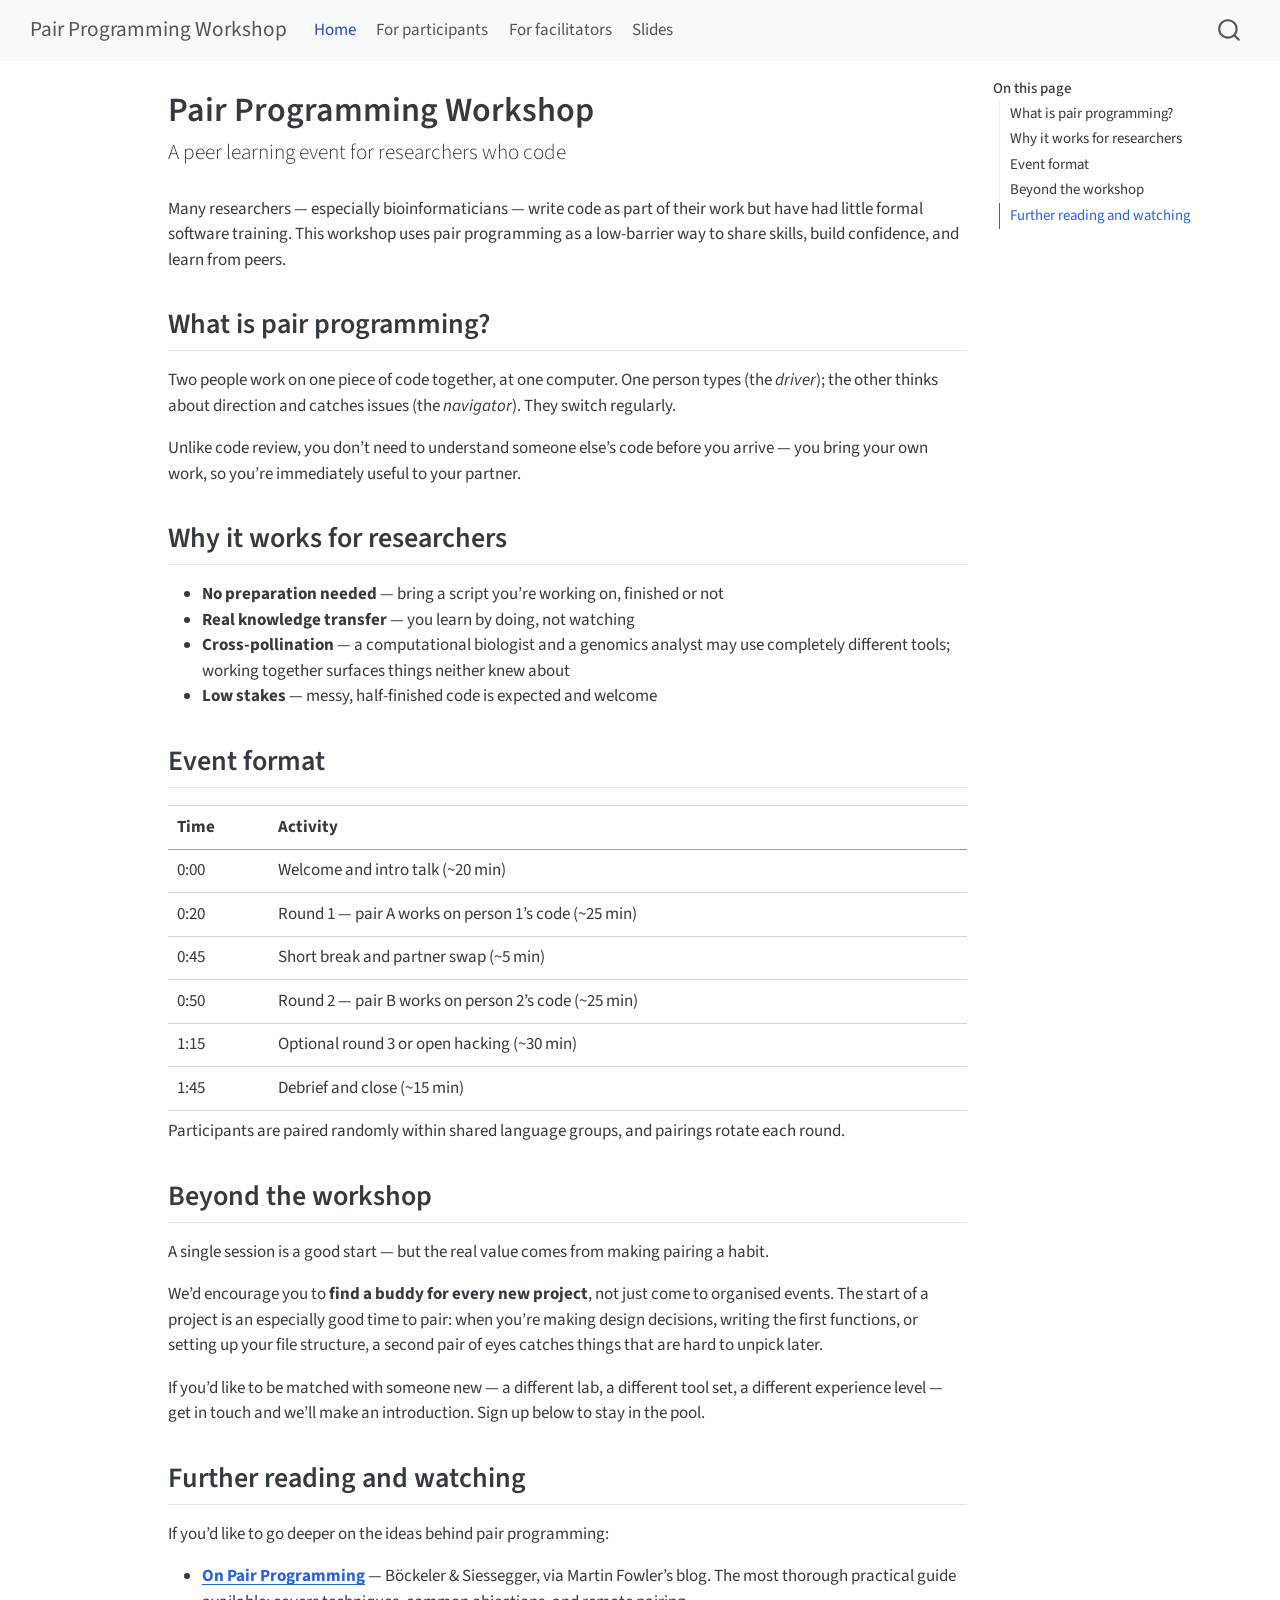
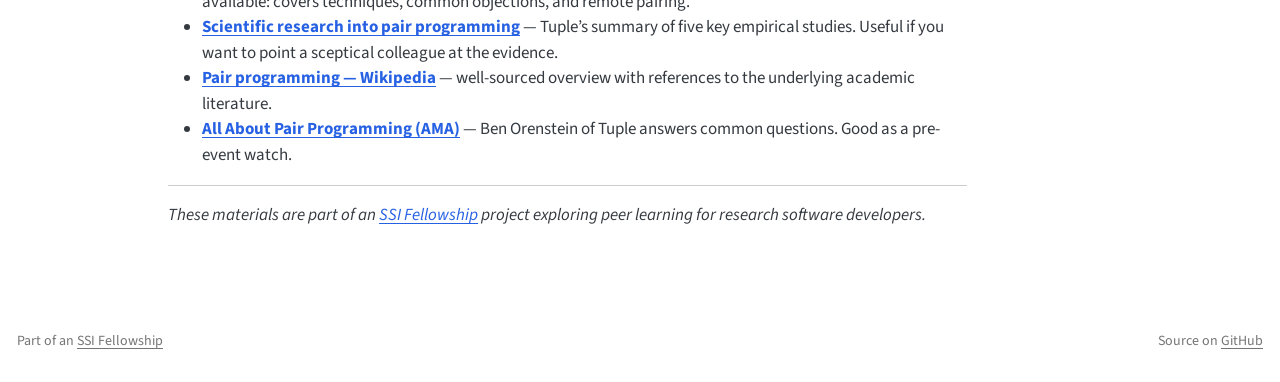
<file: index.html>
<!DOCTYPE html>
<html xmlns="http://www.w3.org/1999/xhtml" lang="en" xml:lang="en"><head>

<meta charset="utf-8">
<meta name="generator" content="quarto-1.9.38">

<meta name="viewport" content="width=device-width, initial-scale=1.0, user-scalable=yes">


<title>Pair Programming Workshop</title>
<style>
/* Default styles provided by pandoc.
** See https://pandoc.org/MANUAL.html#variables-for-html for config info.
*/
code{white-space: pre-wrap;}
span.smallcaps{font-variant: small-caps;}
div.columns{display: flex; gap: min(4vw, 1.5em);}
div.column{flex: auto; overflow-x: auto;}
div.hanging-indent{margin-left: 1.5em; text-indent: -1.5em;}
ul.task-list{list-style: none;}
ul.task-list li input[type="checkbox"] {
  width: 0.8em;
  margin: 0 0.8em 0.2em -1em; /* quarto-specific, see https://github.com/quarto-dev/quarto-cli/issues/4556 */ 
  vertical-align: middle;
}
</style>


<script src="site_libs/quarto-nav/quarto-nav.js"></script>
<script src="site_libs/quarto-nav/headroom.min.js"></script>
<script src="site_libs/clipboard/clipboard.min.js"></script>
<script src="site_libs/quarto-search/autocomplete.umd.js"></script>
<script src="site_libs/quarto-search/fuse.min.js"></script>
<script src="site_libs/quarto-search/quarto-search.js"></script>
<meta name="quarto:offset" content="./">
<script src="site_libs/quarto-html/quarto.js" type="module"></script>
<script src="site_libs/quarto-html/tabsets/tabsets.js" type="module"></script>
<script src="site_libs/quarto-html/popper.min.js"></script>
<script src="site_libs/quarto-html/tippy.umd.min.js"></script>
<script src="site_libs/quarto-html/anchor.min.js"></script>
<link href="site_libs/quarto-html/tippy.css" rel="stylesheet">
<link href="site_libs/quarto-html/quarto-syntax-highlighting-15634bcf2e68342d4ad2dfa704d543f6.css" rel="stylesheet" id="quarto-text-highlighting-styles">
<script src="site_libs/bootstrap/bootstrap.min.js"></script>
<link href="site_libs/bootstrap/bootstrap-icons.css" rel="stylesheet">
<link href="site_libs/bootstrap/bootstrap-158031087360bce0ff56dc785ce39e06.min.css" rel="stylesheet" append-hash="true" id="quarto-bootstrap" data-mode="light">
<script id="quarto-search-options" type="application/json">{
  "location": "navbar",
  "copy-button": false,
  "collapse-after": 3,
  "panel-placement": "end",
  "type": "overlay",
  "limit": 50,
  "keyboard-shortcut": [
    "f",
    "/",
    "s"
  ],
  "show-item-context": false,
  "language": {
    "search-no-results-text": "No results",
    "search-matching-documents-text": "matching documents",
    "search-copy-link-title": "Copy link to search",
    "search-hide-matches-text": "Hide additional matches",
    "search-more-match-text": "more match in this document",
    "search-more-matches-text": "more matches in this document",
    "search-clear-button-title": "Clear",
    "search-text-placeholder": "",
    "search-detached-cancel-button-title": "Cancel",
    "search-submit-button-title": "Submit",
    "search-label": "Search"
  }
}</script>


<link rel="stylesheet" href="styles.css">
</head>

<body class="nav-fixed quarto-light">

<div id="quarto-search-results"></div>
  <header id="quarto-header" class="headroom fixed-top">
    <nav class="navbar navbar-expand-lg " data-bs-theme="dark">
      <div class="navbar-container container-fluid">
      <div class="navbar-brand-container mx-auto">
    <a class="navbar-brand" href="./index.html">
    <span class="navbar-title">Pair Programming Workshop</span>
    </a>
  </div>
            <div id="quarto-search" class="" title="Search"></div>
          <button class="navbar-toggler" type="button" data-bs-toggle="collapse" data-bs-target="#navbarCollapse" aria-controls="navbarCollapse" role="menu" aria-expanded="false" aria-label="Toggle navigation" onclick="if (window.quartoToggleHeadroom) { window.quartoToggleHeadroom(); }">
  <span class="navbar-toggler-icon"></span>
</button>
          <div class="collapse navbar-collapse" id="navbarCollapse">
            <ul class="navbar-nav navbar-nav-scroll me-auto">
  <li class="nav-item">
    <a class="nav-link active" href="./index.html" aria-current="page"> 
<span class="menu-text">Home</span></a>
  </li>  
  <li class="nav-item">
    <a class="nav-link" href="./participant.html"> 
<span class="menu-text">For participants</span></a>
  </li>  
  <li class="nav-item">
    <a class="nav-link" href="./facilitator.html"> 
<span class="menu-text">For facilitators</span></a>
  </li>  
  <li class="nav-item">
    <a class="nav-link" href="./slides.html"> 
<span class="menu-text">Slides</span></a>
  </li>  
</ul>
          </div> <!-- /navcollapse -->
            <div class="quarto-navbar-tools">
</div>
      </div> <!-- /container-fluid -->
    </nav>
</header>
<!-- content -->
<div id="quarto-content" class="quarto-container page-columns page-rows-contents page-layout-article page-navbar">
<!-- sidebar -->
<!-- margin-sidebar -->
    <div id="quarto-margin-sidebar" class="sidebar margin-sidebar">
        <nav id="TOC" role="doc-toc" class="toc-active">
    <h2 id="toc-title">On this page</h2>
   
  <ul>
  <li><a href="#what-is-pair-programming" id="toc-what-is-pair-programming" class="nav-link active" data-scroll-target="#what-is-pair-programming">What is pair programming?</a></li>
  <li><a href="#why-it-works-for-researchers" id="toc-why-it-works-for-researchers" class="nav-link" data-scroll-target="#why-it-works-for-researchers">Why it works for researchers</a></li>
  <li><a href="#event-format" id="toc-event-format" class="nav-link" data-scroll-target="#event-format">Event format</a></li>
  <li><a href="#beyond-the-workshop" id="toc-beyond-the-workshop" class="nav-link" data-scroll-target="#beyond-the-workshop">Beyond the workshop</a></li>
  <li><a href="#further-reading-and-watching" id="toc-further-reading-and-watching" class="nav-link" data-scroll-target="#further-reading-and-watching">Further reading and watching</a></li>
  </ul>
</nav>
    </div>
<!-- main -->
<main class="content" id="quarto-document-content">

<header id="title-block-header" class="quarto-title-block default">
<div class="quarto-title">
<h1 class="title">Pair Programming Workshop</h1>
<p class="subtitle lead">A peer learning event for researchers who code</p>
</div>



<div class="quarto-title-meta">

    
  
    
  </div>
  


</header>


<p>Many researchers — especially bioinformaticians — write code as part of their work but have had little formal software training. This workshop uses pair programming as a low-barrier way to share skills, build confidence, and learn from peers.</p>
<section id="what-is-pair-programming" class="level2">
<h2 class="anchored" data-anchor-id="what-is-pair-programming">What is pair programming?</h2>
<p>Two people work on one piece of code together, at one computer. One person types (the <em>driver</em>); the other thinks about direction and catches issues (the <em>navigator</em>). They switch regularly.</p>
<p>Unlike code review, you don’t need to understand someone else’s code before you arrive — you bring your own work, so you’re immediately useful to your partner.</p>
</section>
<section id="why-it-works-for-researchers" class="level2">
<h2 class="anchored" data-anchor-id="why-it-works-for-researchers">Why it works for researchers</h2>
<ul>
<li><strong>No preparation needed</strong> — bring a script you’re working on, finished or not</li>
<li><strong>Real knowledge transfer</strong> — you learn by doing, not watching</li>
<li><strong>Cross-pollination</strong> — a computational biologist and a genomics analyst may use completely different tools; working together surfaces things neither knew about</li>
<li><strong>Low stakes</strong> — messy, half-finished code is expected and welcome</li>
</ul>
</section>
<section id="event-format" class="level2">
<h2 class="anchored" data-anchor-id="event-format">Event format</h2>
<table class="caption-top table">
<thead>
<tr class="header">
<th>Time</th>
<th>Activity</th>
</tr>
</thead>
<tbody>
<tr class="odd">
<td>0:00</td>
<td>Welcome and intro talk (~20 min)</td>
</tr>
<tr class="even">
<td>0:20</td>
<td>Round 1 — pair A works on person 1’s code (~25 min)</td>
</tr>
<tr class="odd">
<td>0:45</td>
<td>Short break and partner swap (~5 min)</td>
</tr>
<tr class="even">
<td>0:50</td>
<td>Round 2 — pair B works on person 2’s code (~25 min)</td>
</tr>
<tr class="odd">
<td>1:15</td>
<td>Optional round 3 or open hacking (~30 min)</td>
</tr>
<tr class="even">
<td>1:45</td>
<td>Debrief and close (~15 min)</td>
</tr>
</tbody>
</table>
<p>Participants are paired randomly within shared language groups, and pairings rotate each round.</p>
</section>
<section id="beyond-the-workshop" class="level2">
<h2 class="anchored" data-anchor-id="beyond-the-workshop">Beyond the workshop</h2>
<p>A single session is a good start — but the real value comes from making pairing a habit.</p>
<p>We’d encourage you to <strong>find a buddy for every new project</strong>, not just come to organised events. The start of a project is an especially good time to pair: when you’re making design decisions, writing the first functions, or setting up your file structure, a second pair of eyes catches things that are hard to unpick later.</p>
<p>If you’d like to be matched with someone new — a different lab, a different tool set, a different experience level — get in touch and we’ll make an introduction. Sign up below to stay in the pool.</p>
</section>
<section id="further-reading-and-watching" class="level2">
<h2 class="anchored" data-anchor-id="further-reading-and-watching">Further reading and watching</h2>
<p>If you’d like to go deeper on the ideas behind pair programming:</p>
<ul>
<li><a href="https://martinfowler.com/articles/on-pair-programming.html"><strong>On Pair Programming</strong></a> — Böckeler &amp; Siessegger, via Martin Fowler’s blog. The most thorough practical guide available: covers techniques, common objections, and remote pairing.</li>
<li><a href="https://tuple.app/pair-programming-guide/scientific-research-into-pair-programming"><strong>Scientific research into pair programming</strong></a> — Tuple’s summary of five key empirical studies. Useful if you want to point a sceptical colleague at the evidence.</li>
<li><a href="https://en.wikipedia.org/wiki/Pair_programming"><strong>Pair programming — Wikipedia</strong></a> — well-sourced overview with references to the underlying academic literature.</li>
<li><a href="https://www.youtube.com/watch?v=R04qyUVo2kE"><strong>All About Pair Programming (AMA)</strong></a> — Ben Orenstein of Tuple answers common questions. Good as a pre-event watch.</li>
</ul>
<hr>
<p><em>These materials are part of an <a href="https://www.software.ac.uk/programmes/fellowship-programme">SSI Fellowship</a> project exploring peer learning for research software developers.</em></p>


</section>

</main> <!-- /main -->
<script id="quarto-html-after-body" type="application/javascript">
  window.document.addEventListener("DOMContentLoaded", function (event) {
    const icon = "";
    const anchorJS = new window.AnchorJS();
    anchorJS.options = {
      placement: 'right',
      icon: icon
    };
    anchorJS.add('.anchored');
    const isCodeAnnotation = (el) => {
      for (const clz of el.classList) {
        if (clz.startsWith('code-annotation-')) {                     
          return true;
        }
      }
      return false;
    }
    const onCopySuccess = function(e) {
      // button target
      const button = e.trigger;
      // don't keep focus
      button.blur();
      // flash "checked"
      button.classList.add('code-copy-button-checked');
      var currentTitle = button.getAttribute("title");
      button.setAttribute("title", "Copied!");
      let tooltip;
      if (window.bootstrap) {
        button.setAttribute("data-bs-toggle", "tooltip");
        button.setAttribute("data-bs-placement", "left");
        button.setAttribute("data-bs-title", "Copied!");
        tooltip = new bootstrap.Tooltip(button, 
          { trigger: "manual", 
            customClass: "code-copy-button-tooltip",
            offset: [0, -8]});
        tooltip.show();    
      }
      setTimeout(function() {
        if (tooltip) {
          tooltip.hide();
          button.removeAttribute("data-bs-title");
          button.removeAttribute("data-bs-toggle");
          button.removeAttribute("data-bs-placement");
        }
        button.setAttribute("title", currentTitle);
        button.classList.remove('code-copy-button-checked');
      }, 1000);
      // clear code selection
      e.clearSelection();
    }
    const getTextToCopy = function(trigger) {
      const outerScaffold = trigger.parentElement.cloneNode(true);
      const codeEl = outerScaffold.querySelector('code');
      for (const childEl of codeEl.children) {
        if (isCodeAnnotation(childEl)) {
          childEl.remove();
        }
      }
      return codeEl.innerText;
    }
    const clipboard = new window.ClipboardJS('.code-copy-button:not([data-in-quarto-modal])', {
      text: getTextToCopy
    });
    clipboard.on('success', onCopySuccess);
    if (window.document.getElementById('quarto-embedded-source-code-modal')) {
      const clipboardModal = new window.ClipboardJS('.code-copy-button[data-in-quarto-modal]', {
        text: getTextToCopy,
        container: window.document.getElementById('quarto-embedded-source-code-modal')
      });
      clipboardModal.on('success', onCopySuccess);
    }
      var localhostRegex = new RegExp(/^(?:http|https):\/\/localhost\:?[0-9]*\//);
      var mailtoRegex = new RegExp(/^mailto:/);
        var filterRegex = new RegExp("https:\/\/H-Mateus\.github\.io\/pair-programming-workshop\/");
      var isInternal = (href) => {
          return filterRegex.test(href) || localhostRegex.test(href) || mailtoRegex.test(href);
      }
      // Inspect non-navigation links and adorn them if external
     var links = window.document.querySelectorAll('a[href]:not(.nav-link):not(.navbar-brand):not(.toc-action):not(.sidebar-link):not(.sidebar-item-toggle):not(.pagination-link):not(.no-external):not([aria-hidden]):not(.dropdown-item):not(.quarto-navigation-tool):not(.about-link)');
      for (var i=0; i<links.length; i++) {
        const link = links[i];
        if (!isInternal(link.href)) {
          // undo the damage that might have been done by quarto-nav.js in the case of
          // links that we want to consider external
          if (link.dataset.originalHref !== undefined) {
            link.href = link.dataset.originalHref;
          }
        }
      }
    function tippyHover(el, contentFn, onTriggerFn, onUntriggerFn) {
      const config = {
        allowHTML: true,
        maxWidth: 500,
        delay: 100,
        arrow: false,
        appendTo: function(el) {
            return el.parentElement;
        },
        interactive: true,
        interactiveBorder: 10,
        theme: 'quarto',
        placement: 'bottom-start',
      };
      if (contentFn) {
        config.content = contentFn;
      }
      if (onTriggerFn) {
        config.onTrigger = onTriggerFn;
      }
      if (onUntriggerFn) {
        config.onUntrigger = onUntriggerFn;
      }
      window.tippy(el, config); 
    }
    const noterefs = window.document.querySelectorAll('a[role="doc-noteref"]');
    for (var i=0; i<noterefs.length; i++) {
      const ref = noterefs[i];
      tippyHover(ref, function() {
        // use id or data attribute instead here
        let href = ref.getAttribute('data-footnote-href') || ref.getAttribute('href');
        try { href = new URL(href).hash; } catch {}
        const id = href.replace(/^#\/?/, "");
        const note = window.document.getElementById(id);
        if (note) {
          return note.innerHTML;
        } else {
          return "";
        }
      });
    }
    const xrefs = window.document.querySelectorAll('a.quarto-xref');
    const processXRef = (id, note) => {
      // Strip column container classes
      const stripColumnClz = (el) => {
        el.classList.remove("page-full", "page-columns");
        if (el.children) {
          for (const child of el.children) {
            stripColumnClz(child);
          }
        }
      }
      stripColumnClz(note)
      if (id === null || id.startsWith('sec-')) {
        // Special case sections, only their first couple elements
        const container = document.createElement("div");
        if (note.children && note.children.length > 2) {
          container.appendChild(note.children[0].cloneNode(true));
          for (let i = 1; i < note.children.length; i++) {
            const child = note.children[i];
            if (child.tagName === "P" && child.innerText === "") {
              continue;
            } else {
              container.appendChild(child.cloneNode(true));
              break;
            }
          }
          if (window.Quarto?.typesetMath) {
            window.Quarto.typesetMath(container);
          }
          return container.innerHTML
        } else {
          if (window.Quarto?.typesetMath) {
            window.Quarto.typesetMath(note);
          }
          return note.innerHTML;
        }
      } else {
        // Remove any anchor links if they are present
        const anchorLink = note.querySelector('a.anchorjs-link');
        if (anchorLink) {
          anchorLink.remove();
        }
        if (window.Quarto?.typesetMath) {
          window.Quarto.typesetMath(note);
        }
        if (note.classList.contains("callout")) {
          return note.outerHTML;
        } else {
          return note.innerHTML;
        }
      }
    }
    for (var i=0; i<xrefs.length; i++) {
      const xref = xrefs[i];
      tippyHover(xref, undefined, function(instance) {
        instance.disable();
        let url = xref.getAttribute('href');
        let hash = undefined; 
        if (url.startsWith('#')) {
          hash = url;
        } else {
          try { hash = new URL(url).hash; } catch {}
        }
        if (hash) {
          const id = hash.replace(/^#\/?/, "");
          const note = window.document.getElementById(id);
          if (note !== null) {
            try {
              const html = processXRef(id, note.cloneNode(true));
              instance.setContent(html);
            } finally {
              instance.enable();
              instance.show();
            }
          } else {
            // See if we can fetch this
            fetch(url.split('#')[0])
            .then(res => res.text())
            .then(html => {
              const parser = new DOMParser();
              const htmlDoc = parser.parseFromString(html, "text/html");
              const note = htmlDoc.getElementById(id);
              if (note !== null) {
                const html = processXRef(id, note);
                instance.setContent(html);
              } 
            }).finally(() => {
              instance.enable();
              instance.show();
            });
          }
        } else {
          // See if we can fetch a full url (with no hash to target)
          // This is a special case and we should probably do some content thinning / targeting
          fetch(url)
          .then(res => res.text())
          .then(html => {
            const parser = new DOMParser();
            const htmlDoc = parser.parseFromString(html, "text/html");
            const note = htmlDoc.querySelector('main.content');
            if (note !== null) {
              // This should only happen for chapter cross references
              // (since there is no id in the URL)
              // remove the first header
              if (note.children.length > 0 && note.children[0].tagName === "HEADER") {
                note.children[0].remove();
              }
              const html = processXRef(null, note);
              instance.setContent(html);
            } 
          }).finally(() => {
            instance.enable();
            instance.show();
          });
        }
      }, function(instance) {
      });
    }
        let selectedAnnoteEl;
        const selectorForAnnotation = ( cell, annotation) => {
          let cellAttr = 'data-code-cell="' + cell + '"';
          let lineAttr = 'data-code-annotation="' +  annotation + '"';
          const selector = 'span[' + cellAttr + '][' + lineAttr + ']';
          return selector;
        }
        const selectCodeLines = (annoteEl) => {
          const doc = window.document;
          const targetCell = annoteEl.getAttribute("data-target-cell");
          const targetAnnotation = annoteEl.getAttribute("data-target-annotation");
          const annoteSpan = window.document.querySelector(selectorForAnnotation(targetCell, targetAnnotation));
          const lines = annoteSpan.getAttribute("data-code-lines").split(",");
          const lineIds = lines.map((line) => {
            return targetCell + "-" + line;
          })
          let top = null;
          let height = null;
          let parent = null;
          if (lineIds.length > 0) {
              //compute the position of the single el (top and bottom and make a div)
              const el = window.document.getElementById(lineIds[0]);
              top = el.offsetTop;
              height = el.offsetHeight;
              parent = el.parentElement.parentElement;
            if (lineIds.length > 1) {
              const lastEl = window.document.getElementById(lineIds[lineIds.length - 1]);
              const bottom = lastEl.offsetTop + lastEl.offsetHeight;
              height = bottom - top;
            }
            if (top !== null && height !== null && parent !== null) {
              // cook up a div (if necessary) and position it 
              let div = window.document.getElementById("code-annotation-line-highlight");
              if (div === null) {
                div = window.document.createElement("div");
                div.setAttribute("id", "code-annotation-line-highlight");
                div.style.position = 'absolute';
                parent.appendChild(div);
              }
              div.style.top = top - 2 + "px";
              div.style.height = height + 4 + "px";
              div.style.left = 0;
              let gutterDiv = window.document.getElementById("code-annotation-line-highlight-gutter");
              if (gutterDiv === null) {
                gutterDiv = window.document.createElement("div");
                gutterDiv.setAttribute("id", "code-annotation-line-highlight-gutter");
                gutterDiv.style.position = 'absolute';
                const codeCell = window.document.getElementById(targetCell);
                const gutter = codeCell.querySelector('.code-annotation-gutter');
                gutter.appendChild(gutterDiv);
              }
              gutterDiv.style.top = top - 2 + "px";
              gutterDiv.style.height = height + 4 + "px";
            }
            selectedAnnoteEl = annoteEl;
          }
        };
        const unselectCodeLines = () => {
          const elementsIds = ["code-annotation-line-highlight", "code-annotation-line-highlight-gutter"];
          elementsIds.forEach((elId) => {
            const div = window.document.getElementById(elId);
            if (div) {
              div.remove();
            }
          });
          selectedAnnoteEl = undefined;
        };
          // Handle positioning of the toggle
      window.addEventListener(
        "resize",
        throttle(() => {
          elRect = undefined;
          if (selectedAnnoteEl) {
            selectCodeLines(selectedAnnoteEl);
          }
        }, 10)
      );
      function throttle(fn, ms) {
      let throttle = false;
      let timer;
        return (...args) => {
          if(!throttle) { // first call gets through
              fn.apply(this, args);
              throttle = true;
          } else { // all the others get throttled
              if(timer) clearTimeout(timer); // cancel #2
              timer = setTimeout(() => {
                fn.apply(this, args);
                timer = throttle = false;
              }, ms);
          }
        };
      }
        // Attach click handler to the DT
        const annoteDls = window.document.querySelectorAll('dt[data-target-cell]');
        for (const annoteDlNode of annoteDls) {
          annoteDlNode.addEventListener('click', (event) => {
            const clickedEl = event.target;
            if (clickedEl !== selectedAnnoteEl) {
              unselectCodeLines();
              const activeEl = window.document.querySelector('dt[data-target-cell].code-annotation-active');
              if (activeEl) {
                activeEl.classList.remove('code-annotation-active');
              }
              selectCodeLines(clickedEl);
              clickedEl.classList.add('code-annotation-active');
            } else {
              // Unselect the line
              unselectCodeLines();
              clickedEl.classList.remove('code-annotation-active');
            }
          });
        }
    const findCites = (el) => {
      const parentEl = el.parentElement;
      if (parentEl) {
        const cites = parentEl.dataset.cites;
        if (cites) {
          return {
            el,
            cites: cites.split(' ')
          };
        } else {
          return findCites(el.parentElement)
        }
      } else {
        return undefined;
      }
    };
    var bibliorefs = window.document.querySelectorAll('a[role="doc-biblioref"]');
    for (var i=0; i<bibliorefs.length; i++) {
      const ref = bibliorefs[i];
      const citeInfo = findCites(ref);
      if (citeInfo) {
        tippyHover(citeInfo.el, function() {
          var popup = window.document.createElement('div');
          citeInfo.cites.forEach(function(cite) {
            var citeDiv = window.document.createElement('div');
            citeDiv.classList.add('hanging-indent');
            citeDiv.classList.add('csl-entry');
            var biblioDiv = window.document.getElementById('ref-' + cite);
            if (biblioDiv) {
              citeDiv.innerHTML = biblioDiv.innerHTML;
            }
            popup.appendChild(citeDiv);
          });
          return popup.innerHTML;
        });
      }
    }
  });
  </script>
</div> <!-- /content -->
<footer class="footer">
  <div class="nav-footer">
    <div class="nav-footer-left">
<p>Part of an <a href="https://www.software.ac.uk/fellowships">SSI Fellowship</a></p>
</div>   
    <div class="nav-footer-center">
      &nbsp;
    </div>
    <div class="nav-footer-right">
<p>Source on <a href="https://github.com/h-mateus/pair-programming-workshop">GitHub</a></p>
</div>
  </div>
</footer>




</body></html>
</file>
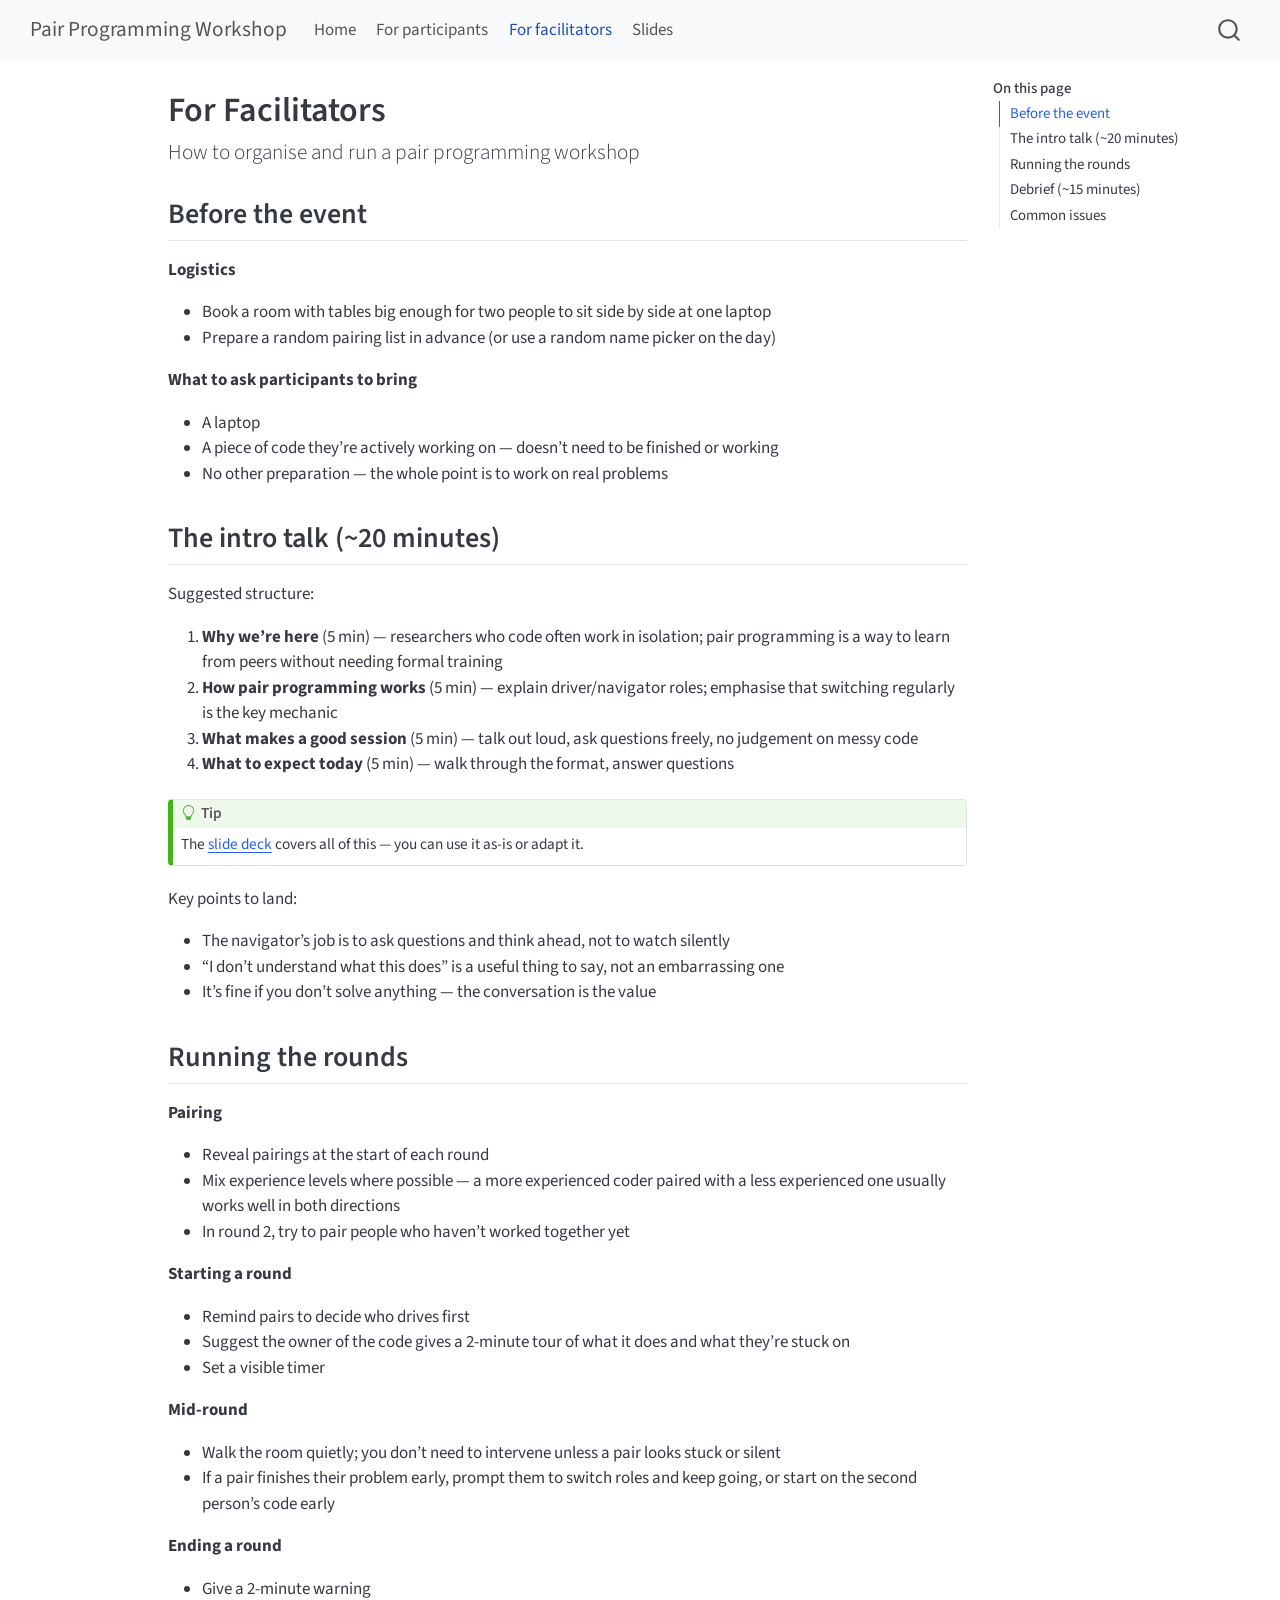
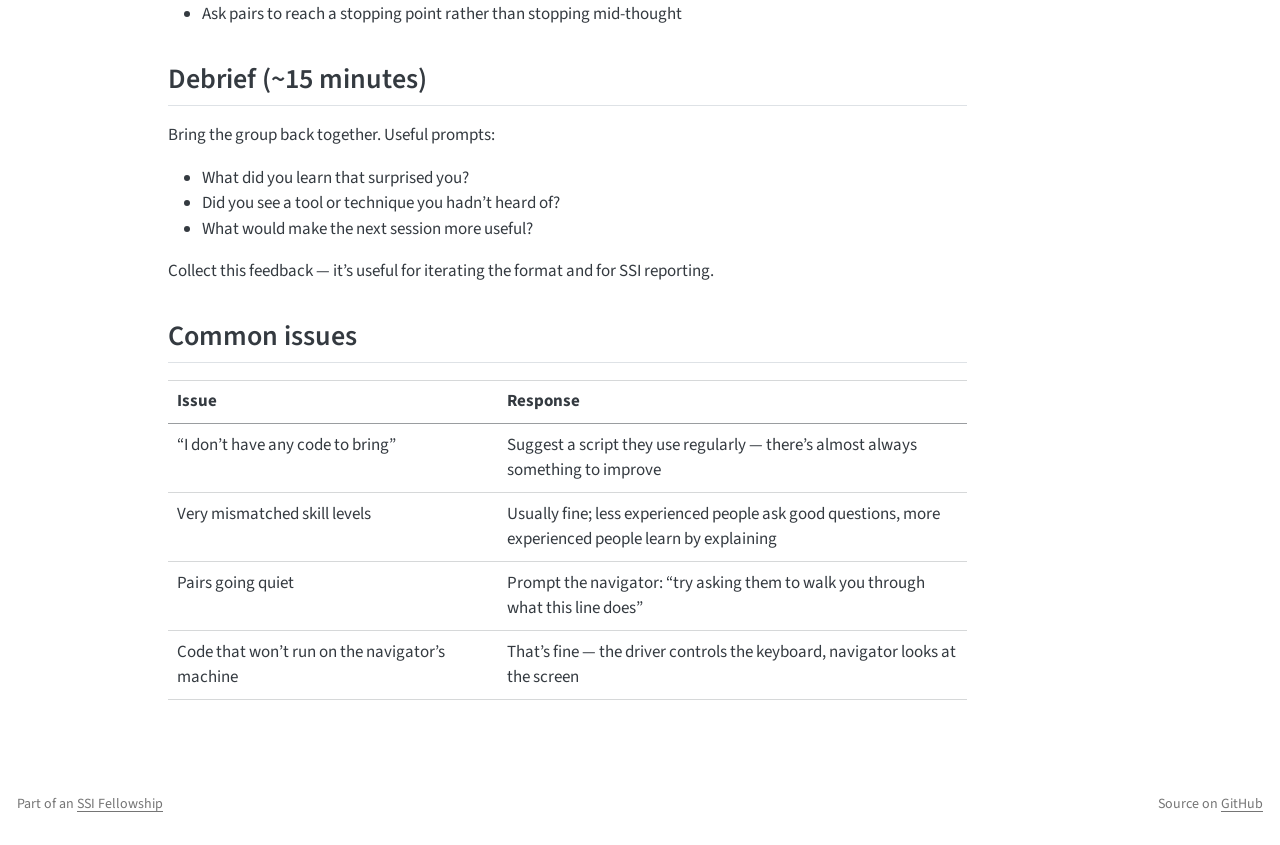
<file: facilitator.html>
<!DOCTYPE html>
<html xmlns="http://www.w3.org/1999/xhtml" lang="en" xml:lang="en"><head>

<meta charset="utf-8">
<meta name="generator" content="quarto-1.9.38">

<meta name="viewport" content="width=device-width, initial-scale=1.0, user-scalable=yes">


<title>For Facilitators – Pair Programming Workshop</title>
<style>
/* Default styles provided by pandoc.
** See https://pandoc.org/MANUAL.html#variables-for-html for config info.
*/
code{white-space: pre-wrap;}
span.smallcaps{font-variant: small-caps;}
div.columns{display: flex; gap: min(4vw, 1.5em);}
div.column{flex: auto; overflow-x: auto;}
div.hanging-indent{margin-left: 1.5em; text-indent: -1.5em;}
ul.task-list{list-style: none;}
ul.task-list li input[type="checkbox"] {
  width: 0.8em;
  margin: 0 0.8em 0.2em -1em; /* quarto-specific, see https://github.com/quarto-dev/quarto-cli/issues/4556 */ 
  vertical-align: middle;
}
</style>


<script src="site_libs/quarto-nav/quarto-nav.js"></script>
<script src="site_libs/quarto-nav/headroom.min.js"></script>
<script src="site_libs/clipboard/clipboard.min.js"></script>
<script src="site_libs/quarto-search/autocomplete.umd.js"></script>
<script src="site_libs/quarto-search/fuse.min.js"></script>
<script src="site_libs/quarto-search/quarto-search.js"></script>
<meta name="quarto:offset" content="./">
<script src="site_libs/quarto-html/quarto.js" type="module"></script>
<script src="site_libs/quarto-html/tabsets/tabsets.js" type="module"></script>
<script src="site_libs/quarto-html/popper.min.js"></script>
<script src="site_libs/quarto-html/tippy.umd.min.js"></script>
<script src="site_libs/quarto-html/anchor.min.js"></script>
<link href="site_libs/quarto-html/tippy.css" rel="stylesheet">
<link href="site_libs/quarto-html/quarto-syntax-highlighting-15634bcf2e68342d4ad2dfa704d543f6.css" rel="stylesheet" id="quarto-text-highlighting-styles">
<script src="site_libs/bootstrap/bootstrap.min.js"></script>
<link href="site_libs/bootstrap/bootstrap-icons.css" rel="stylesheet">
<link href="site_libs/bootstrap/bootstrap-158031087360bce0ff56dc785ce39e06.min.css" rel="stylesheet" append-hash="true" id="quarto-bootstrap" data-mode="light">
<script id="quarto-search-options" type="application/json">{
  "location": "navbar",
  "copy-button": false,
  "collapse-after": 3,
  "panel-placement": "end",
  "type": "overlay",
  "limit": 50,
  "keyboard-shortcut": [
    "f",
    "/",
    "s"
  ],
  "show-item-context": false,
  "language": {
    "search-no-results-text": "No results",
    "search-matching-documents-text": "matching documents",
    "search-copy-link-title": "Copy link to search",
    "search-hide-matches-text": "Hide additional matches",
    "search-more-match-text": "more match in this document",
    "search-more-matches-text": "more matches in this document",
    "search-clear-button-title": "Clear",
    "search-text-placeholder": "",
    "search-detached-cancel-button-title": "Cancel",
    "search-submit-button-title": "Submit",
    "search-label": "Search"
  }
}</script>


<link rel="stylesheet" href="styles.css">
</head>

<body class="nav-fixed quarto-light">

<div id="quarto-search-results"></div>
  <header id="quarto-header" class="headroom fixed-top">
    <nav class="navbar navbar-expand-lg " data-bs-theme="dark">
      <div class="navbar-container container-fluid">
      <div class="navbar-brand-container mx-auto">
    <a class="navbar-brand" href="./index.html">
    <span class="navbar-title">Pair Programming Workshop</span>
    </a>
  </div>
            <div id="quarto-search" class="" title="Search"></div>
          <button class="navbar-toggler" type="button" data-bs-toggle="collapse" data-bs-target="#navbarCollapse" aria-controls="navbarCollapse" role="menu" aria-expanded="false" aria-label="Toggle navigation" onclick="if (window.quartoToggleHeadroom) { window.quartoToggleHeadroom(); }">
  <span class="navbar-toggler-icon"></span>
</button>
          <div class="collapse navbar-collapse" id="navbarCollapse">
            <ul class="navbar-nav navbar-nav-scroll me-auto">
  <li class="nav-item">
    <a class="nav-link" href="./index.html"> 
<span class="menu-text">Home</span></a>
  </li>  
  <li class="nav-item">
    <a class="nav-link" href="./participant.html"> 
<span class="menu-text">For participants</span></a>
  </li>  
  <li class="nav-item">
    <a class="nav-link active" href="./facilitator.html" aria-current="page"> 
<span class="menu-text">For facilitators</span></a>
  </li>  
  <li class="nav-item">
    <a class="nav-link" href="./slides.html"> 
<span class="menu-text">Slides</span></a>
  </li>  
</ul>
          </div> <!-- /navcollapse -->
            <div class="quarto-navbar-tools">
</div>
      </div> <!-- /container-fluid -->
    </nav>
</header>
<!-- content -->
<div id="quarto-content" class="quarto-container page-columns page-rows-contents page-layout-article page-navbar">
<!-- sidebar -->
<!-- margin-sidebar -->
    <div id="quarto-margin-sidebar" class="sidebar margin-sidebar">
        <nav id="TOC" role="doc-toc" class="toc-active">
    <h2 id="toc-title">On this page</h2>
   
  <ul>
  <li><a href="#before-the-event" id="toc-before-the-event" class="nav-link active" data-scroll-target="#before-the-event">Before the event</a></li>
  <li><a href="#the-intro-talk-20-minutes" id="toc-the-intro-talk-20-minutes" class="nav-link" data-scroll-target="#the-intro-talk-20-minutes">The intro talk (~20 minutes)</a></li>
  <li><a href="#running-the-rounds" id="toc-running-the-rounds" class="nav-link" data-scroll-target="#running-the-rounds">Running the rounds</a></li>
  <li><a href="#debrief-15-minutes" id="toc-debrief-15-minutes" class="nav-link" data-scroll-target="#debrief-15-minutes">Debrief (~15 minutes)</a></li>
  <li><a href="#common-issues" id="toc-common-issues" class="nav-link" data-scroll-target="#common-issues">Common issues</a></li>
  </ul>
</nav>
    </div>
<!-- main -->
<main class="content" id="quarto-document-content">

<header id="title-block-header" class="quarto-title-block default">
<div class="quarto-title">
<h1 class="title">For Facilitators</h1>
<p class="subtitle lead">How to organise and run a pair programming workshop</p>
</div>



<div class="quarto-title-meta">

    
  
    
  </div>
  


</header>


<section id="before-the-event" class="level2">
<h2 class="anchored" data-anchor-id="before-the-event">Before the event</h2>
<p><strong>Logistics</strong></p>
<ul>
<li>Book a room with tables big enough for two people to sit side by side at one laptop</li>
<li>Prepare a random pairing list in advance (or use a random name picker on the day)</li>
</ul>
<p><strong>What to ask participants to bring</strong></p>
<ul>
<li>A laptop</li>
<li>A piece of code they’re actively working on — doesn’t need to be finished or working</li>
<li>No other preparation — the whole point is to work on real problems</li>
</ul>
</section>
<section id="the-intro-talk-20-minutes" class="level2">
<h2 class="anchored" data-anchor-id="the-intro-talk-20-minutes">The intro talk (~20 minutes)</h2>
<p>Suggested structure:</p>
<ol type="1">
<li><strong>Why we’re here</strong> (5 min) — researchers who code often work in isolation; pair programming is a way to learn from peers without needing formal training</li>
<li><strong>How pair programming works</strong> (5 min) — explain driver/navigator roles; emphasise that switching regularly is the key mechanic</li>
<li><strong>What makes a good session</strong> (5 min) — talk out loud, ask questions freely, no judgement on messy code</li>
<li><strong>What to expect today</strong> (5 min) — walk through the format, answer questions</li>
</ol>
<div class="callout callout-style-default callout-tip callout-titled">
<div class="callout-header d-flex align-content-center">
<div class="callout-icon-container">
<i class="callout-icon"></i>
</div>
<div class="callout-title-container flex-fill">
Tip
</div>
</div>
<div class="callout-body-container callout-body">
<p>The <a href="./slides.html">slide deck</a> covers all of this — you can use it as-is or adapt it.</p>
</div>
</div>
<p>Key points to land:</p>
<ul>
<li>The navigator’s job is to ask questions and think ahead, not to watch silently</li>
<li>“I don’t understand what this does” is a useful thing to say, not an embarrassing one</li>
<li>It’s fine if you don’t solve anything — the conversation is the value</li>
</ul>
</section>
<section id="running-the-rounds" class="level2">
<h2 class="anchored" data-anchor-id="running-the-rounds">Running the rounds</h2>
<p><strong>Pairing</strong></p>
<ul>
<li>Reveal pairings at the start of each round</li>
<li>Mix experience levels where possible — a more experienced coder paired with a less experienced one usually works well in both directions</li>
<li>In round 2, try to pair people who haven’t worked together yet</li>
</ul>
<p><strong>Starting a round</strong></p>
<ul>
<li>Remind pairs to decide who drives first</li>
<li>Suggest the owner of the code gives a 2-minute tour of what it does and what they’re stuck on</li>
<li>Set a visible timer</li>
</ul>
<p><strong>Mid-round</strong></p>
<ul>
<li>Walk the room quietly; you don’t need to intervene unless a pair looks stuck or silent</li>
<li>If a pair finishes their problem early, prompt them to switch roles and keep going, or start on the second person’s code early</li>
</ul>
<p><strong>Ending a round</strong></p>
<ul>
<li>Give a 2-minute warning</li>
<li>Ask pairs to reach a stopping point rather than stopping mid-thought</li>
</ul>
</section>
<section id="debrief-15-minutes" class="level2">
<h2 class="anchored" data-anchor-id="debrief-15-minutes">Debrief (~15 minutes)</h2>
<p>Bring the group back together. Useful prompts:</p>
<ul>
<li>What did you learn that surprised you?</li>
<li>Did you see a tool or technique you hadn’t heard of?</li>
<li>What would make the next session more useful?</li>
</ul>
<p>Collect this feedback — it’s useful for iterating the format and for SSI reporting.</p>
</section>
<section id="common-issues" class="level2">
<h2 class="anchored" data-anchor-id="common-issues">Common issues</h2>
<table class="caption-top table">
<colgroup>
<col style="width: 41%">
<col style="width: 58%">
</colgroup>
<thead>
<tr class="header">
<th>Issue</th>
<th>Response</th>
</tr>
</thead>
<tbody>
<tr class="odd">
<td>“I don’t have any code to bring”</td>
<td>Suggest a script they use regularly — there’s almost always something to improve</td>
</tr>
<tr class="even">
<td>Very mismatched skill levels</td>
<td>Usually fine; less experienced people ask good questions, more experienced people learn by explaining</td>
</tr>
<tr class="odd">
<td>Pairs going quiet</td>
<td>Prompt the navigator: “try asking them to walk you through what this line does”</td>
</tr>
<tr class="even">
<td>Code that won’t run on the navigator’s machine</td>
<td>That’s fine — the driver controls the keyboard, navigator looks at the screen</td>
</tr>
</tbody>
</table>


</section>

</main> <!-- /main -->
<script id="quarto-html-after-body" type="application/javascript">
  window.document.addEventListener("DOMContentLoaded", function (event) {
    const icon = "";
    const anchorJS = new window.AnchorJS();
    anchorJS.options = {
      placement: 'right',
      icon: icon
    };
    anchorJS.add('.anchored');
    const isCodeAnnotation = (el) => {
      for (const clz of el.classList) {
        if (clz.startsWith('code-annotation-')) {                     
          return true;
        }
      }
      return false;
    }
    const onCopySuccess = function(e) {
      // button target
      const button = e.trigger;
      // don't keep focus
      button.blur();
      // flash "checked"
      button.classList.add('code-copy-button-checked');
      var currentTitle = button.getAttribute("title");
      button.setAttribute("title", "Copied!");
      let tooltip;
      if (window.bootstrap) {
        button.setAttribute("data-bs-toggle", "tooltip");
        button.setAttribute("data-bs-placement", "left");
        button.setAttribute("data-bs-title", "Copied!");
        tooltip = new bootstrap.Tooltip(button, 
          { trigger: "manual", 
            customClass: "code-copy-button-tooltip",
            offset: [0, -8]});
        tooltip.show();    
      }
      setTimeout(function() {
        if (tooltip) {
          tooltip.hide();
          button.removeAttribute("data-bs-title");
          button.removeAttribute("data-bs-toggle");
          button.removeAttribute("data-bs-placement");
        }
        button.setAttribute("title", currentTitle);
        button.classList.remove('code-copy-button-checked');
      }, 1000);
      // clear code selection
      e.clearSelection();
    }
    const getTextToCopy = function(trigger) {
      const outerScaffold = trigger.parentElement.cloneNode(true);
      const codeEl = outerScaffold.querySelector('code');
      for (const childEl of codeEl.children) {
        if (isCodeAnnotation(childEl)) {
          childEl.remove();
        }
      }
      return codeEl.innerText;
    }
    const clipboard = new window.ClipboardJS('.code-copy-button:not([data-in-quarto-modal])', {
      text: getTextToCopy
    });
    clipboard.on('success', onCopySuccess);
    if (window.document.getElementById('quarto-embedded-source-code-modal')) {
      const clipboardModal = new window.ClipboardJS('.code-copy-button[data-in-quarto-modal]', {
        text: getTextToCopy,
        container: window.document.getElementById('quarto-embedded-source-code-modal')
      });
      clipboardModal.on('success', onCopySuccess);
    }
      var localhostRegex = new RegExp(/^(?:http|https):\/\/localhost\:?[0-9]*\//);
      var mailtoRegex = new RegExp(/^mailto:/);
        var filterRegex = new RegExp("https:\/\/H-Mateus\.github\.io\/pair-programming-workshop\/");
      var isInternal = (href) => {
          return filterRegex.test(href) || localhostRegex.test(href) || mailtoRegex.test(href);
      }
      // Inspect non-navigation links and adorn them if external
     var links = window.document.querySelectorAll('a[href]:not(.nav-link):not(.navbar-brand):not(.toc-action):not(.sidebar-link):not(.sidebar-item-toggle):not(.pagination-link):not(.no-external):not([aria-hidden]):not(.dropdown-item):not(.quarto-navigation-tool):not(.about-link)');
      for (var i=0; i<links.length; i++) {
        const link = links[i];
        if (!isInternal(link.href)) {
          // undo the damage that might have been done by quarto-nav.js in the case of
          // links that we want to consider external
          if (link.dataset.originalHref !== undefined) {
            link.href = link.dataset.originalHref;
          }
        }
      }
    function tippyHover(el, contentFn, onTriggerFn, onUntriggerFn) {
      const config = {
        allowHTML: true,
        maxWidth: 500,
        delay: 100,
        arrow: false,
        appendTo: function(el) {
            return el.parentElement;
        },
        interactive: true,
        interactiveBorder: 10,
        theme: 'quarto',
        placement: 'bottom-start',
      };
      if (contentFn) {
        config.content = contentFn;
      }
      if (onTriggerFn) {
        config.onTrigger = onTriggerFn;
      }
      if (onUntriggerFn) {
        config.onUntrigger = onUntriggerFn;
      }
      window.tippy(el, config); 
    }
    const noterefs = window.document.querySelectorAll('a[role="doc-noteref"]');
    for (var i=0; i<noterefs.length; i++) {
      const ref = noterefs[i];
      tippyHover(ref, function() {
        // use id or data attribute instead here
        let href = ref.getAttribute('data-footnote-href') || ref.getAttribute('href');
        try { href = new URL(href).hash; } catch {}
        const id = href.replace(/^#\/?/, "");
        const note = window.document.getElementById(id);
        if (note) {
          return note.innerHTML;
        } else {
          return "";
        }
      });
    }
    const xrefs = window.document.querySelectorAll('a.quarto-xref');
    const processXRef = (id, note) => {
      // Strip column container classes
      const stripColumnClz = (el) => {
        el.classList.remove("page-full", "page-columns");
        if (el.children) {
          for (const child of el.children) {
            stripColumnClz(child);
          }
        }
      }
      stripColumnClz(note)
      if (id === null || id.startsWith('sec-')) {
        // Special case sections, only their first couple elements
        const container = document.createElement("div");
        if (note.children && note.children.length > 2) {
          container.appendChild(note.children[0].cloneNode(true));
          for (let i = 1; i < note.children.length; i++) {
            const child = note.children[i];
            if (child.tagName === "P" && child.innerText === "") {
              continue;
            } else {
              container.appendChild(child.cloneNode(true));
              break;
            }
          }
          if (window.Quarto?.typesetMath) {
            window.Quarto.typesetMath(container);
          }
          return container.innerHTML
        } else {
          if (window.Quarto?.typesetMath) {
            window.Quarto.typesetMath(note);
          }
          return note.innerHTML;
        }
      } else {
        // Remove any anchor links if they are present
        const anchorLink = note.querySelector('a.anchorjs-link');
        if (anchorLink) {
          anchorLink.remove();
        }
        if (window.Quarto?.typesetMath) {
          window.Quarto.typesetMath(note);
        }
        if (note.classList.contains("callout")) {
          return note.outerHTML;
        } else {
          return note.innerHTML;
        }
      }
    }
    for (var i=0; i<xrefs.length; i++) {
      const xref = xrefs[i];
      tippyHover(xref, undefined, function(instance) {
        instance.disable();
        let url = xref.getAttribute('href');
        let hash = undefined; 
        if (url.startsWith('#')) {
          hash = url;
        } else {
          try { hash = new URL(url).hash; } catch {}
        }
        if (hash) {
          const id = hash.replace(/^#\/?/, "");
          const note = window.document.getElementById(id);
          if (note !== null) {
            try {
              const html = processXRef(id, note.cloneNode(true));
              instance.setContent(html);
            } finally {
              instance.enable();
              instance.show();
            }
          } else {
            // See if we can fetch this
            fetch(url.split('#')[0])
            .then(res => res.text())
            .then(html => {
              const parser = new DOMParser();
              const htmlDoc = parser.parseFromString(html, "text/html");
              const note = htmlDoc.getElementById(id);
              if (note !== null) {
                const html = processXRef(id, note);
                instance.setContent(html);
              } 
            }).finally(() => {
              instance.enable();
              instance.show();
            });
          }
        } else {
          // See if we can fetch a full url (with no hash to target)
          // This is a special case and we should probably do some content thinning / targeting
          fetch(url)
          .then(res => res.text())
          .then(html => {
            const parser = new DOMParser();
            const htmlDoc = parser.parseFromString(html, "text/html");
            const note = htmlDoc.querySelector('main.content');
            if (note !== null) {
              // This should only happen for chapter cross references
              // (since there is no id in the URL)
              // remove the first header
              if (note.children.length > 0 && note.children[0].tagName === "HEADER") {
                note.children[0].remove();
              }
              const html = processXRef(null, note);
              instance.setContent(html);
            } 
          }).finally(() => {
            instance.enable();
            instance.show();
          });
        }
      }, function(instance) {
      });
    }
        let selectedAnnoteEl;
        const selectorForAnnotation = ( cell, annotation) => {
          let cellAttr = 'data-code-cell="' + cell + '"';
          let lineAttr = 'data-code-annotation="' +  annotation + '"';
          const selector = 'span[' + cellAttr + '][' + lineAttr + ']';
          return selector;
        }
        const selectCodeLines = (annoteEl) => {
          const doc = window.document;
          const targetCell = annoteEl.getAttribute("data-target-cell");
          const targetAnnotation = annoteEl.getAttribute("data-target-annotation");
          const annoteSpan = window.document.querySelector(selectorForAnnotation(targetCell, targetAnnotation));
          const lines = annoteSpan.getAttribute("data-code-lines").split(",");
          const lineIds = lines.map((line) => {
            return targetCell + "-" + line;
          })
          let top = null;
          let height = null;
          let parent = null;
          if (lineIds.length > 0) {
              //compute the position of the single el (top and bottom and make a div)
              const el = window.document.getElementById(lineIds[0]);
              top = el.offsetTop;
              height = el.offsetHeight;
              parent = el.parentElement.parentElement;
            if (lineIds.length > 1) {
              const lastEl = window.document.getElementById(lineIds[lineIds.length - 1]);
              const bottom = lastEl.offsetTop + lastEl.offsetHeight;
              height = bottom - top;
            }
            if (top !== null && height !== null && parent !== null) {
              // cook up a div (if necessary) and position it 
              let div = window.document.getElementById("code-annotation-line-highlight");
              if (div === null) {
                div = window.document.createElement("div");
                div.setAttribute("id", "code-annotation-line-highlight");
                div.style.position = 'absolute';
                parent.appendChild(div);
              }
              div.style.top = top - 2 + "px";
              div.style.height = height + 4 + "px";
              div.style.left = 0;
              let gutterDiv = window.document.getElementById("code-annotation-line-highlight-gutter");
              if (gutterDiv === null) {
                gutterDiv = window.document.createElement("div");
                gutterDiv.setAttribute("id", "code-annotation-line-highlight-gutter");
                gutterDiv.style.position = 'absolute';
                const codeCell = window.document.getElementById(targetCell);
                const gutter = codeCell.querySelector('.code-annotation-gutter');
                gutter.appendChild(gutterDiv);
              }
              gutterDiv.style.top = top - 2 + "px";
              gutterDiv.style.height = height + 4 + "px";
            }
            selectedAnnoteEl = annoteEl;
          }
        };
        const unselectCodeLines = () => {
          const elementsIds = ["code-annotation-line-highlight", "code-annotation-line-highlight-gutter"];
          elementsIds.forEach((elId) => {
            const div = window.document.getElementById(elId);
            if (div) {
              div.remove();
            }
          });
          selectedAnnoteEl = undefined;
        };
          // Handle positioning of the toggle
      window.addEventListener(
        "resize",
        throttle(() => {
          elRect = undefined;
          if (selectedAnnoteEl) {
            selectCodeLines(selectedAnnoteEl);
          }
        }, 10)
      );
      function throttle(fn, ms) {
      let throttle = false;
      let timer;
        return (...args) => {
          if(!throttle) { // first call gets through
              fn.apply(this, args);
              throttle = true;
          } else { // all the others get throttled
              if(timer) clearTimeout(timer); // cancel #2
              timer = setTimeout(() => {
                fn.apply(this, args);
                timer = throttle = false;
              }, ms);
          }
        };
      }
        // Attach click handler to the DT
        const annoteDls = window.document.querySelectorAll('dt[data-target-cell]');
        for (const annoteDlNode of annoteDls) {
          annoteDlNode.addEventListener('click', (event) => {
            const clickedEl = event.target;
            if (clickedEl !== selectedAnnoteEl) {
              unselectCodeLines();
              const activeEl = window.document.querySelector('dt[data-target-cell].code-annotation-active');
              if (activeEl) {
                activeEl.classList.remove('code-annotation-active');
              }
              selectCodeLines(clickedEl);
              clickedEl.classList.add('code-annotation-active');
            } else {
              // Unselect the line
              unselectCodeLines();
              clickedEl.classList.remove('code-annotation-active');
            }
          });
        }
    const findCites = (el) => {
      const parentEl = el.parentElement;
      if (parentEl) {
        const cites = parentEl.dataset.cites;
        if (cites) {
          return {
            el,
            cites: cites.split(' ')
          };
        } else {
          return findCites(el.parentElement)
        }
      } else {
        return undefined;
      }
    };
    var bibliorefs = window.document.querySelectorAll('a[role="doc-biblioref"]');
    for (var i=0; i<bibliorefs.length; i++) {
      const ref = bibliorefs[i];
      const citeInfo = findCites(ref);
      if (citeInfo) {
        tippyHover(citeInfo.el, function() {
          var popup = window.document.createElement('div');
          citeInfo.cites.forEach(function(cite) {
            var citeDiv = window.document.createElement('div');
            citeDiv.classList.add('hanging-indent');
            citeDiv.classList.add('csl-entry');
            var biblioDiv = window.document.getElementById('ref-' + cite);
            if (biblioDiv) {
              citeDiv.innerHTML = biblioDiv.innerHTML;
            }
            popup.appendChild(citeDiv);
          });
          return popup.innerHTML;
        });
      }
    }
  });
  </script>
</div> <!-- /content -->
<footer class="footer">
  <div class="nav-footer">
    <div class="nav-footer-left">
<p>Part of an <a href="https://www.software.ac.uk/fellowships">SSI Fellowship</a></p>
</div>   
    <div class="nav-footer-center">
      &nbsp;
    </div>
    <div class="nav-footer-right">
<p>Source on <a href="https://github.com/h-mateus/pair-programming-workshop">GitHub</a></p>
</div>
  </div>
</footer>




</body></html>
</file>
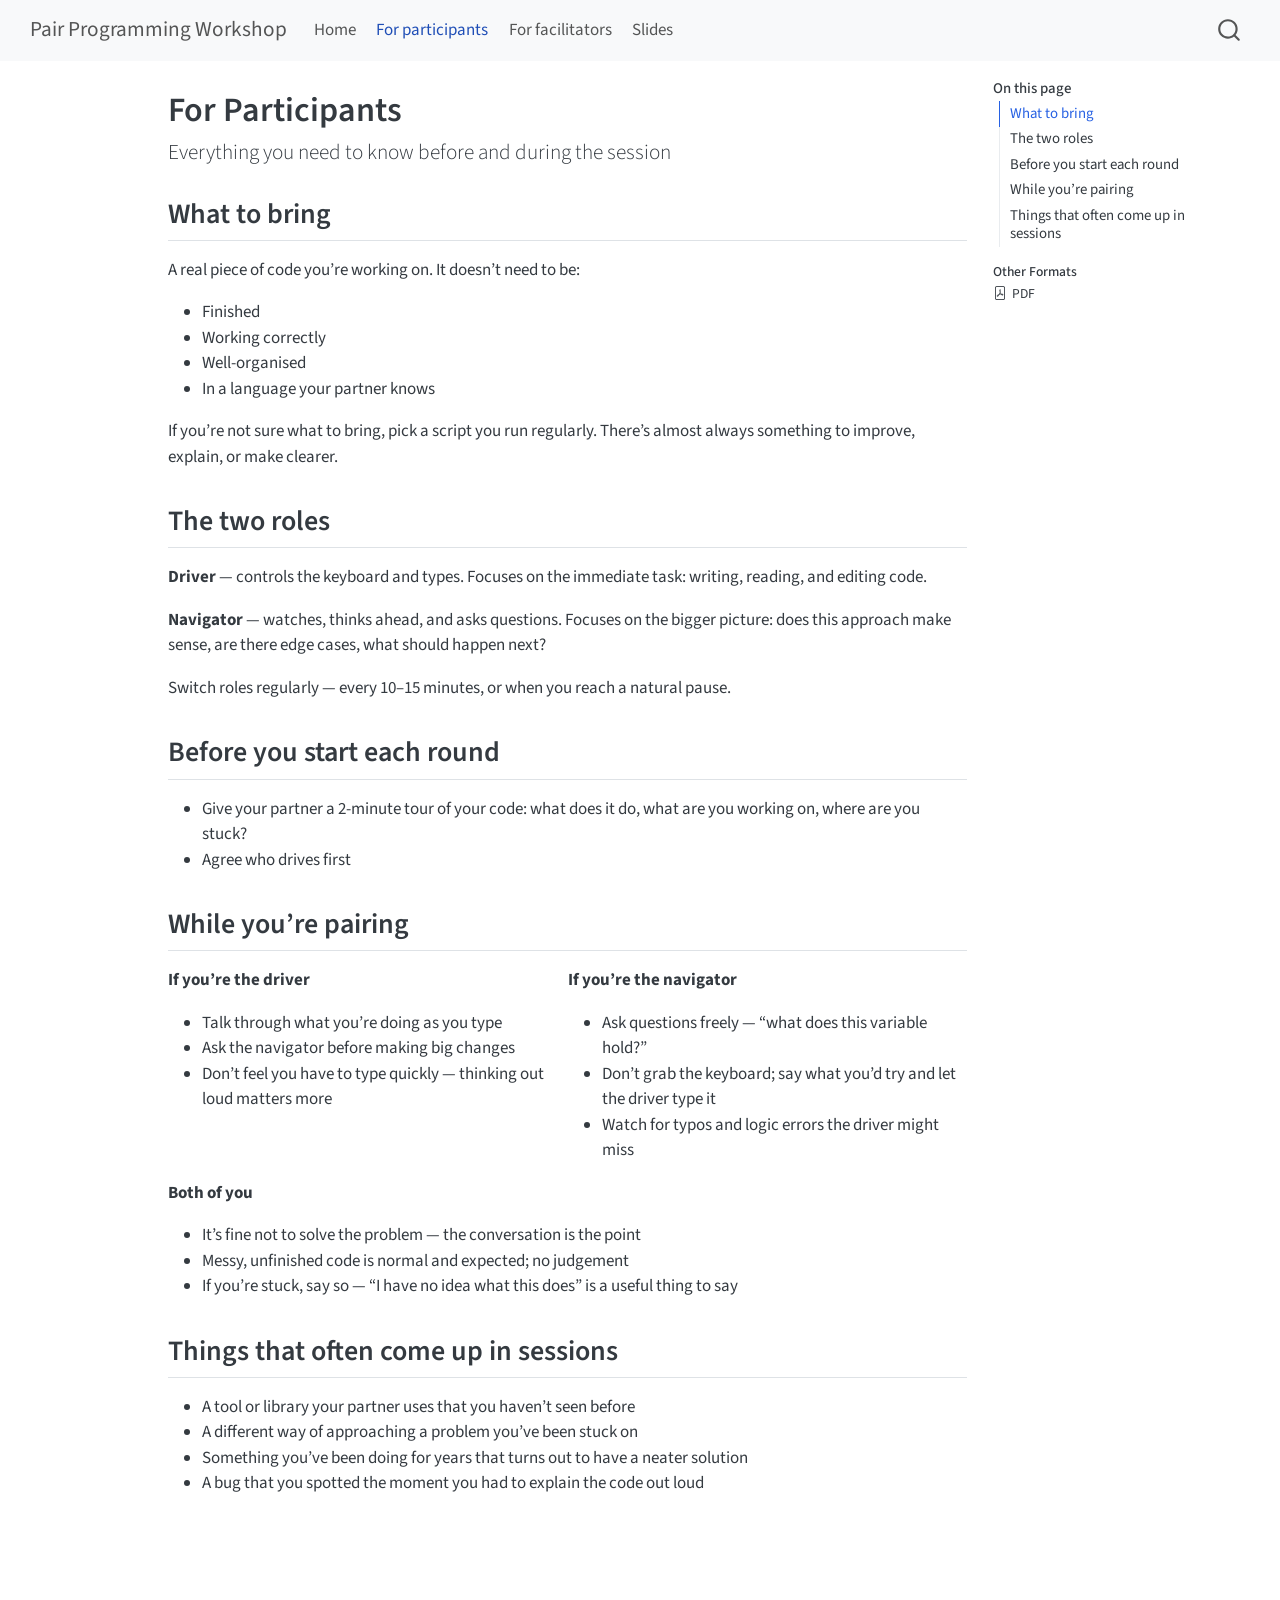
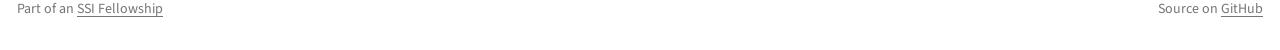
<file: participant.html>
<!DOCTYPE html>
<html xmlns="http://www.w3.org/1999/xhtml" lang="en" xml:lang="en"><head>

<meta charset="utf-8">
<meta name="generator" content="quarto-1.9.38">

<meta name="viewport" content="width=device-width, initial-scale=1.0, user-scalable=yes">


<title>For Participants – Pair Programming Workshop</title>
<style>
/* Default styles provided by pandoc.
** See https://pandoc.org/MANUAL.html#variables-for-html for config info.
*/
code{white-space: pre-wrap;}
span.smallcaps{font-variant: small-caps;}
div.columns{display: flex; gap: min(4vw, 1.5em);}
div.column{flex: auto; overflow-x: auto;}
div.hanging-indent{margin-left: 1.5em; text-indent: -1.5em;}
ul.task-list{list-style: none;}
ul.task-list li input[type="checkbox"] {
  width: 0.8em;
  margin: 0 0.8em 0.2em -1em; /* quarto-specific, see https://github.com/quarto-dev/quarto-cli/issues/4556 */ 
  vertical-align: middle;
}
</style>


<script src="site_libs/quarto-nav/quarto-nav.js"></script>
<script src="site_libs/quarto-nav/headroom.min.js"></script>
<script src="site_libs/clipboard/clipboard.min.js"></script>
<script src="site_libs/quarto-search/autocomplete.umd.js"></script>
<script src="site_libs/quarto-search/fuse.min.js"></script>
<script src="site_libs/quarto-search/quarto-search.js"></script>
<meta name="quarto:offset" content="./">
<script src="site_libs/quarto-html/quarto.js" type="module"></script>
<script src="site_libs/quarto-html/tabsets/tabsets.js" type="module"></script>
<script src="site_libs/quarto-html/popper.min.js"></script>
<script src="site_libs/quarto-html/tippy.umd.min.js"></script>
<script src="site_libs/quarto-html/anchor.min.js"></script>
<link href="site_libs/quarto-html/tippy.css" rel="stylesheet">
<link href="site_libs/quarto-html/quarto-syntax-highlighting-15634bcf2e68342d4ad2dfa704d543f6.css" rel="stylesheet" id="quarto-text-highlighting-styles">
<script src="site_libs/bootstrap/bootstrap.min.js"></script>
<link href="site_libs/bootstrap/bootstrap-icons.css" rel="stylesheet">
<link href="site_libs/bootstrap/bootstrap-158031087360bce0ff56dc785ce39e06.min.css" rel="stylesheet" append-hash="true" id="quarto-bootstrap" data-mode="light">
<script id="quarto-search-options" type="application/json">{
  "location": "navbar",
  "copy-button": false,
  "collapse-after": 3,
  "panel-placement": "end",
  "type": "overlay",
  "limit": 50,
  "keyboard-shortcut": [
    "f",
    "/",
    "s"
  ],
  "show-item-context": false,
  "language": {
    "search-no-results-text": "No results",
    "search-matching-documents-text": "matching documents",
    "search-copy-link-title": "Copy link to search",
    "search-hide-matches-text": "Hide additional matches",
    "search-more-match-text": "more match in this document",
    "search-more-matches-text": "more matches in this document",
    "search-clear-button-title": "Clear",
    "search-text-placeholder": "",
    "search-detached-cancel-button-title": "Cancel",
    "search-submit-button-title": "Submit",
    "search-label": "Search"
  }
}</script>


<link rel="stylesheet" href="styles.css">
</head>

<body class="nav-fixed quarto-light">

<div id="quarto-search-results"></div>
  <header id="quarto-header" class="headroom fixed-top">
    <nav class="navbar navbar-expand-lg " data-bs-theme="dark">
      <div class="navbar-container container-fluid">
      <div class="navbar-brand-container mx-auto">
    <a class="navbar-brand" href="./index.html">
    <span class="navbar-title">Pair Programming Workshop</span>
    </a>
  </div>
            <div id="quarto-search" class="" title="Search"></div>
          <button class="navbar-toggler" type="button" data-bs-toggle="collapse" data-bs-target="#navbarCollapse" aria-controls="navbarCollapse" role="menu" aria-expanded="false" aria-label="Toggle navigation" onclick="if (window.quartoToggleHeadroom) { window.quartoToggleHeadroom(); }">
  <span class="navbar-toggler-icon"></span>
</button>
          <div class="collapse navbar-collapse" id="navbarCollapse">
            <ul class="navbar-nav navbar-nav-scroll me-auto">
  <li class="nav-item">
    <a class="nav-link" href="./index.html"> 
<span class="menu-text">Home</span></a>
  </li>  
  <li class="nav-item">
    <a class="nav-link active" href="./participant.html" aria-current="page"> 
<span class="menu-text">For participants</span></a>
  </li>  
  <li class="nav-item">
    <a class="nav-link" href="./facilitator.html"> 
<span class="menu-text">For facilitators</span></a>
  </li>  
  <li class="nav-item">
    <a class="nav-link" href="./slides.html"> 
<span class="menu-text">Slides</span></a>
  </li>  
</ul>
          </div> <!-- /navcollapse -->
            <div class="quarto-navbar-tools">
</div>
      </div> <!-- /container-fluid -->
    </nav>
</header>
<!-- content -->
<div id="quarto-content" class="quarto-container page-columns page-rows-contents page-layout-article page-navbar">
<!-- sidebar -->
<!-- margin-sidebar -->
    <div id="quarto-margin-sidebar" class="sidebar margin-sidebar">
        <nav id="TOC" role="doc-toc" class="toc-active">
    <h2 id="toc-title">On this page</h2>
   
  <ul>
  <li><a href="#what-to-bring" id="toc-what-to-bring" class="nav-link active" data-scroll-target="#what-to-bring">What to bring</a></li>
  <li><a href="#the-two-roles" id="toc-the-two-roles" class="nav-link" data-scroll-target="#the-two-roles">The two roles</a></li>
  <li><a href="#before-you-start-each-round" id="toc-before-you-start-each-round" class="nav-link" data-scroll-target="#before-you-start-each-round">Before you start each round</a></li>
  <li><a href="#while-youre-pairing" id="toc-while-youre-pairing" class="nav-link" data-scroll-target="#while-youre-pairing">While you’re pairing</a></li>
  <li><a href="#things-that-often-come-up-in-sessions" id="toc-things-that-often-come-up-in-sessions" class="nav-link" data-scroll-target="#things-that-often-come-up-in-sessions">Things that often come up in sessions</a></li>
  </ul>
<div class="quarto-alternate-formats"><h2>Other Formats</h2><ul><li><a href="participant.pdf"><i class="bi bi-file-pdf"></i>PDF</a></li></ul></div></nav>
    </div>
<!-- main -->
<main class="content" id="quarto-document-content">

<header id="title-block-header" class="quarto-title-block default">
<div class="quarto-title">
<h1 class="title">For Participants</h1>
<p class="subtitle lead">Everything you need to know before and during the session</p>
</div>



<div class="quarto-title-meta">

    
  
    
  </div>
  


</header>


<section id="what-to-bring" class="level2">
<h2 class="anchored" data-anchor-id="what-to-bring">What to bring</h2>
<p>A real piece of code you’re working on. It doesn’t need to be:</p>
<ul>
<li>Finished</li>
<li>Working correctly</li>
<li>Well-organised</li>
<li>In a language your partner knows</li>
</ul>
<p>If you’re not sure what to bring, pick a script you run regularly. There’s almost always something to improve, explain, or make clearer.</p>
</section>
<section id="the-two-roles" class="level2">
<h2 class="anchored" data-anchor-id="the-two-roles">The two roles</h2>
<p><strong>Driver</strong> — controls the keyboard and types. Focuses on the immediate task: writing, reading, and editing code.</p>
<p><strong>Navigator</strong> — watches, thinks ahead, and asks questions. Focuses on the bigger picture: does this approach make sense, are there edge cases, what should happen next?</p>
<p>Switch roles regularly — every 10–15 minutes, or when you reach a natural pause.</p>
</section>
<section id="before-you-start-each-round" class="level2">
<h2 class="anchored" data-anchor-id="before-you-start-each-round">Before you start each round</h2>
<ul>
<li>Give your partner a 2-minute tour of your code: what does it do, what are you working on, where are you stuck?</li>
<li>Agree who drives first</li>
</ul>
</section>
<section id="while-youre-pairing" class="level2">
<h2 class="anchored" data-anchor-id="while-youre-pairing">While you’re pairing</h2>
<div class="columns">
<div class="column" style="width:50%;">
<p><strong>If you’re the driver</strong></p>
<ul>
<li>Talk through what you’re doing as you type</li>
<li>Ask the navigator before making big changes</li>
<li>Don’t feel you have to type quickly — thinking out loud matters more</li>
</ul>
</div><div class="column" style="width:50%;">
<p><strong>If you’re the navigator</strong></p>
<ul>
<li>Ask questions freely — “what does this variable hold?”</li>
<li>Don’t grab the keyboard; say what you’d try and let the driver type it</li>
<li>Watch for typos and logic errors the driver might miss</li>
</ul>
</div>
</div>
<p><strong>Both of you</strong></p>
<ul>
<li>It’s fine not to solve the problem — the conversation is the point</li>
<li>Messy, unfinished code is normal and expected; no judgement</li>
<li>If you’re stuck, say so — “I have no idea what this does” is a useful thing to say</li>
</ul>
</section>
<section id="things-that-often-come-up-in-sessions" class="level2">
<h2 class="anchored" data-anchor-id="things-that-often-come-up-in-sessions">Things that often come up in sessions</h2>
<ul>
<li>A tool or library your partner uses that you haven’t seen before</li>
<li>A different way of approaching a problem you’ve been stuck on</li>
<li>Something you’ve been doing for years that turns out to have a neater solution</li>
<li>A bug that you spotted the moment you had to explain the code out loud</li>
</ul>


</section>

</main> <!-- /main -->
<script id="quarto-html-after-body" type="application/javascript">
  window.document.addEventListener("DOMContentLoaded", function (event) {
    const icon = "";
    const anchorJS = new window.AnchorJS();
    anchorJS.options = {
      placement: 'right',
      icon: icon
    };
    anchorJS.add('.anchored');
    const isCodeAnnotation = (el) => {
      for (const clz of el.classList) {
        if (clz.startsWith('code-annotation-')) {                     
          return true;
        }
      }
      return false;
    }
    const onCopySuccess = function(e) {
      // button target
      const button = e.trigger;
      // don't keep focus
      button.blur();
      // flash "checked"
      button.classList.add('code-copy-button-checked');
      var currentTitle = button.getAttribute("title");
      button.setAttribute("title", "Copied!");
      let tooltip;
      if (window.bootstrap) {
        button.setAttribute("data-bs-toggle", "tooltip");
        button.setAttribute("data-bs-placement", "left");
        button.setAttribute("data-bs-title", "Copied!");
        tooltip = new bootstrap.Tooltip(button, 
          { trigger: "manual", 
            customClass: "code-copy-button-tooltip",
            offset: [0, -8]});
        tooltip.show();    
      }
      setTimeout(function() {
        if (tooltip) {
          tooltip.hide();
          button.removeAttribute("data-bs-title");
          button.removeAttribute("data-bs-toggle");
          button.removeAttribute("data-bs-placement");
        }
        button.setAttribute("title", currentTitle);
        button.classList.remove('code-copy-button-checked');
      }, 1000);
      // clear code selection
      e.clearSelection();
    }
    const getTextToCopy = function(trigger) {
      const outerScaffold = trigger.parentElement.cloneNode(true);
      const codeEl = outerScaffold.querySelector('code');
      for (const childEl of codeEl.children) {
        if (isCodeAnnotation(childEl)) {
          childEl.remove();
        }
      }
      return codeEl.innerText;
    }
    const clipboard = new window.ClipboardJS('.code-copy-button:not([data-in-quarto-modal])', {
      text: getTextToCopy
    });
    clipboard.on('success', onCopySuccess);
    if (window.document.getElementById('quarto-embedded-source-code-modal')) {
      const clipboardModal = new window.ClipboardJS('.code-copy-button[data-in-quarto-modal]', {
        text: getTextToCopy,
        container: window.document.getElementById('quarto-embedded-source-code-modal')
      });
      clipboardModal.on('success', onCopySuccess);
    }
      var localhostRegex = new RegExp(/^(?:http|https):\/\/localhost\:?[0-9]*\//);
      var mailtoRegex = new RegExp(/^mailto:/);
        var filterRegex = new RegExp('/' + window.location.host + '/');
      var isInternal = (href) => {
          return filterRegex.test(href) || localhostRegex.test(href) || mailtoRegex.test(href);
      }
      // Inspect non-navigation links and adorn them if external
     var links = window.document.querySelectorAll('a[href]:not(.nav-link):not(.navbar-brand):not(.toc-action):not(.sidebar-link):not(.sidebar-item-toggle):not(.pagination-link):not(.no-external):not([aria-hidden]):not(.dropdown-item):not(.quarto-navigation-tool):not(.about-link)');
      for (var i=0; i<links.length; i++) {
        const link = links[i];
        if (!isInternal(link.href)) {
          // undo the damage that might have been done by quarto-nav.js in the case of
          // links that we want to consider external
          if (link.dataset.originalHref !== undefined) {
            link.href = link.dataset.originalHref;
          }
        }
      }
    function tippyHover(el, contentFn, onTriggerFn, onUntriggerFn) {
      const config = {
        allowHTML: true,
        maxWidth: 500,
        delay: 100,
        arrow: false,
        appendTo: function(el) {
            return el.parentElement;
        },
        interactive: true,
        interactiveBorder: 10,
        theme: 'quarto',
        placement: 'bottom-start',
      };
      if (contentFn) {
        config.content = contentFn;
      }
      if (onTriggerFn) {
        config.onTrigger = onTriggerFn;
      }
      if (onUntriggerFn) {
        config.onUntrigger = onUntriggerFn;
      }
      window.tippy(el, config); 
    }
    const noterefs = window.document.querySelectorAll('a[role="doc-noteref"]');
    for (var i=0; i<noterefs.length; i++) {
      const ref = noterefs[i];
      tippyHover(ref, function() {
        // use id or data attribute instead here
        let href = ref.getAttribute('data-footnote-href') || ref.getAttribute('href');
        try { href = new URL(href).hash; } catch {}
        const id = href.replace(/^#\/?/, "");
        const note = window.document.getElementById(id);
        if (note) {
          return note.innerHTML;
        } else {
          return "";
        }
      });
    }
    const xrefs = window.document.querySelectorAll('a.quarto-xref');
    const processXRef = (id, note) => {
      // Strip column container classes
      const stripColumnClz = (el) => {
        el.classList.remove("page-full", "page-columns");
        if (el.children) {
          for (const child of el.children) {
            stripColumnClz(child);
          }
        }
      }
      stripColumnClz(note)
      if (id === null || id.startsWith('sec-')) {
        // Special case sections, only their first couple elements
        const container = document.createElement("div");
        if (note.children && note.children.length > 2) {
          container.appendChild(note.children[0].cloneNode(true));
          for (let i = 1; i < note.children.length; i++) {
            const child = note.children[i];
            if (child.tagName === "P" && child.innerText === "") {
              continue;
            } else {
              container.appendChild(child.cloneNode(true));
              break;
            }
          }
          if (window.Quarto?.typesetMath) {
            window.Quarto.typesetMath(container);
          }
          return container.innerHTML
        } else {
          if (window.Quarto?.typesetMath) {
            window.Quarto.typesetMath(note);
          }
          return note.innerHTML;
        }
      } else {
        // Remove any anchor links if they are present
        const anchorLink = note.querySelector('a.anchorjs-link');
        if (anchorLink) {
          anchorLink.remove();
        }
        if (window.Quarto?.typesetMath) {
          window.Quarto.typesetMath(note);
        }
        if (note.classList.contains("callout")) {
          return note.outerHTML;
        } else {
          return note.innerHTML;
        }
      }
    }
    for (var i=0; i<xrefs.length; i++) {
      const xref = xrefs[i];
      tippyHover(xref, undefined, function(instance) {
        instance.disable();
        let url = xref.getAttribute('href');
        let hash = undefined; 
        if (url.startsWith('#')) {
          hash = url;
        } else {
          try { hash = new URL(url).hash; } catch {}
        }
        if (hash) {
          const id = hash.replace(/^#\/?/, "");
          const note = window.document.getElementById(id);
          if (note !== null) {
            try {
              const html = processXRef(id, note.cloneNode(true));
              instance.setContent(html);
            } finally {
              instance.enable();
              instance.show();
            }
          } else {
            // See if we can fetch this
            fetch(url.split('#')[0])
            .then(res => res.text())
            .then(html => {
              const parser = new DOMParser();
              const htmlDoc = parser.parseFromString(html, "text/html");
              const note = htmlDoc.getElementById(id);
              if (note !== null) {
                const html = processXRef(id, note);
                instance.setContent(html);
              } 
            }).finally(() => {
              instance.enable();
              instance.show();
            });
          }
        } else {
          // See if we can fetch a full url (with no hash to target)
          // This is a special case and we should probably do some content thinning / targeting
          fetch(url)
          .then(res => res.text())
          .then(html => {
            const parser = new DOMParser();
            const htmlDoc = parser.parseFromString(html, "text/html");
            const note = htmlDoc.querySelector('main.content');
            if (note !== null) {
              // This should only happen for chapter cross references
              // (since there is no id in the URL)
              // remove the first header
              if (note.children.length > 0 && note.children[0].tagName === "HEADER") {
                note.children[0].remove();
              }
              const html = processXRef(null, note);
              instance.setContent(html);
            } 
          }).finally(() => {
            instance.enable();
            instance.show();
          });
        }
      }, function(instance) {
      });
    }
        let selectedAnnoteEl;
        const selectorForAnnotation = ( cell, annotation) => {
          let cellAttr = 'data-code-cell="' + cell + '"';
          let lineAttr = 'data-code-annotation="' +  annotation + '"';
          const selector = 'span[' + cellAttr + '][' + lineAttr + ']';
          return selector;
        }
        const selectCodeLines = (annoteEl) => {
          const doc = window.document;
          const targetCell = annoteEl.getAttribute("data-target-cell");
          const targetAnnotation = annoteEl.getAttribute("data-target-annotation");
          const annoteSpan = window.document.querySelector(selectorForAnnotation(targetCell, targetAnnotation));
          const lines = annoteSpan.getAttribute("data-code-lines").split(",");
          const lineIds = lines.map((line) => {
            return targetCell + "-" + line;
          })
          let top = null;
          let height = null;
          let parent = null;
          if (lineIds.length > 0) {
              //compute the position of the single el (top and bottom and make a div)
              const el = window.document.getElementById(lineIds[0]);
              top = el.offsetTop;
              height = el.offsetHeight;
              parent = el.parentElement.parentElement;
            if (lineIds.length > 1) {
              const lastEl = window.document.getElementById(lineIds[lineIds.length - 1]);
              const bottom = lastEl.offsetTop + lastEl.offsetHeight;
              height = bottom - top;
            }
            if (top !== null && height !== null && parent !== null) {
              // cook up a div (if necessary) and position it 
              let div = window.document.getElementById("code-annotation-line-highlight");
              if (div === null) {
                div = window.document.createElement("div");
                div.setAttribute("id", "code-annotation-line-highlight");
                div.style.position = 'absolute';
                parent.appendChild(div);
              }
              div.style.top = top - 2 + "px";
              div.style.height = height + 4 + "px";
              div.style.left = 0;
              let gutterDiv = window.document.getElementById("code-annotation-line-highlight-gutter");
              if (gutterDiv === null) {
                gutterDiv = window.document.createElement("div");
                gutterDiv.setAttribute("id", "code-annotation-line-highlight-gutter");
                gutterDiv.style.position = 'absolute';
                const codeCell = window.document.getElementById(targetCell);
                const gutter = codeCell.querySelector('.code-annotation-gutter');
                gutter.appendChild(gutterDiv);
              }
              gutterDiv.style.top = top - 2 + "px";
              gutterDiv.style.height = height + 4 + "px";
            }
            selectedAnnoteEl = annoteEl;
          }
        };
        const unselectCodeLines = () => {
          const elementsIds = ["code-annotation-line-highlight", "code-annotation-line-highlight-gutter"];
          elementsIds.forEach((elId) => {
            const div = window.document.getElementById(elId);
            if (div) {
              div.remove();
            }
          });
          selectedAnnoteEl = undefined;
        };
          // Handle positioning of the toggle
      window.addEventListener(
        "resize",
        throttle(() => {
          elRect = undefined;
          if (selectedAnnoteEl) {
            selectCodeLines(selectedAnnoteEl);
          }
        }, 10)
      );
      function throttle(fn, ms) {
      let throttle = false;
      let timer;
        return (...args) => {
          if(!throttle) { // first call gets through
              fn.apply(this, args);
              throttle = true;
          } else { // all the others get throttled
              if(timer) clearTimeout(timer); // cancel #2
              timer = setTimeout(() => {
                fn.apply(this, args);
                timer = throttle = false;
              }, ms);
          }
        };
      }
        // Attach click handler to the DT
        const annoteDls = window.document.querySelectorAll('dt[data-target-cell]');
        for (const annoteDlNode of annoteDls) {
          annoteDlNode.addEventListener('click', (event) => {
            const clickedEl = event.target;
            if (clickedEl !== selectedAnnoteEl) {
              unselectCodeLines();
              const activeEl = window.document.querySelector('dt[data-target-cell].code-annotation-active');
              if (activeEl) {
                activeEl.classList.remove('code-annotation-active');
              }
              selectCodeLines(clickedEl);
              clickedEl.classList.add('code-annotation-active');
            } else {
              // Unselect the line
              unselectCodeLines();
              clickedEl.classList.remove('code-annotation-active');
            }
          });
        }
    const findCites = (el) => {
      const parentEl = el.parentElement;
      if (parentEl) {
        const cites = parentEl.dataset.cites;
        if (cites) {
          return {
            el,
            cites: cites.split(' ')
          };
        } else {
          return findCites(el.parentElement)
        }
      } else {
        return undefined;
      }
    };
    var bibliorefs = window.document.querySelectorAll('a[role="doc-biblioref"]');
    for (var i=0; i<bibliorefs.length; i++) {
      const ref = bibliorefs[i];
      const citeInfo = findCites(ref);
      if (citeInfo) {
        tippyHover(citeInfo.el, function() {
          var popup = window.document.createElement('div');
          citeInfo.cites.forEach(function(cite) {
            var citeDiv = window.document.createElement('div');
            citeDiv.classList.add('hanging-indent');
            citeDiv.classList.add('csl-entry');
            var biblioDiv = window.document.getElementById('ref-' + cite);
            if (biblioDiv) {
              citeDiv.innerHTML = biblioDiv.innerHTML;
            }
            popup.appendChild(citeDiv);
          });
          return popup.innerHTML;
        });
      }
    }
  });
  </script>
</div> <!-- /content -->
<footer class="footer">
  <div class="nav-footer">
    <div class="nav-footer-left">
<p>Part of an <a href="https://www.software.ac.uk/fellowships">SSI Fellowship</a></p>
</div>   
    <div class="nav-footer-center">
      &nbsp;
    </div>
    <div class="nav-footer-right">
<p>Source on <a href="https://github.com/UKDRI/ssi-pair-programming">GitHub</a></p>
</div>
  </div>
</footer>




</body></html>
</file>
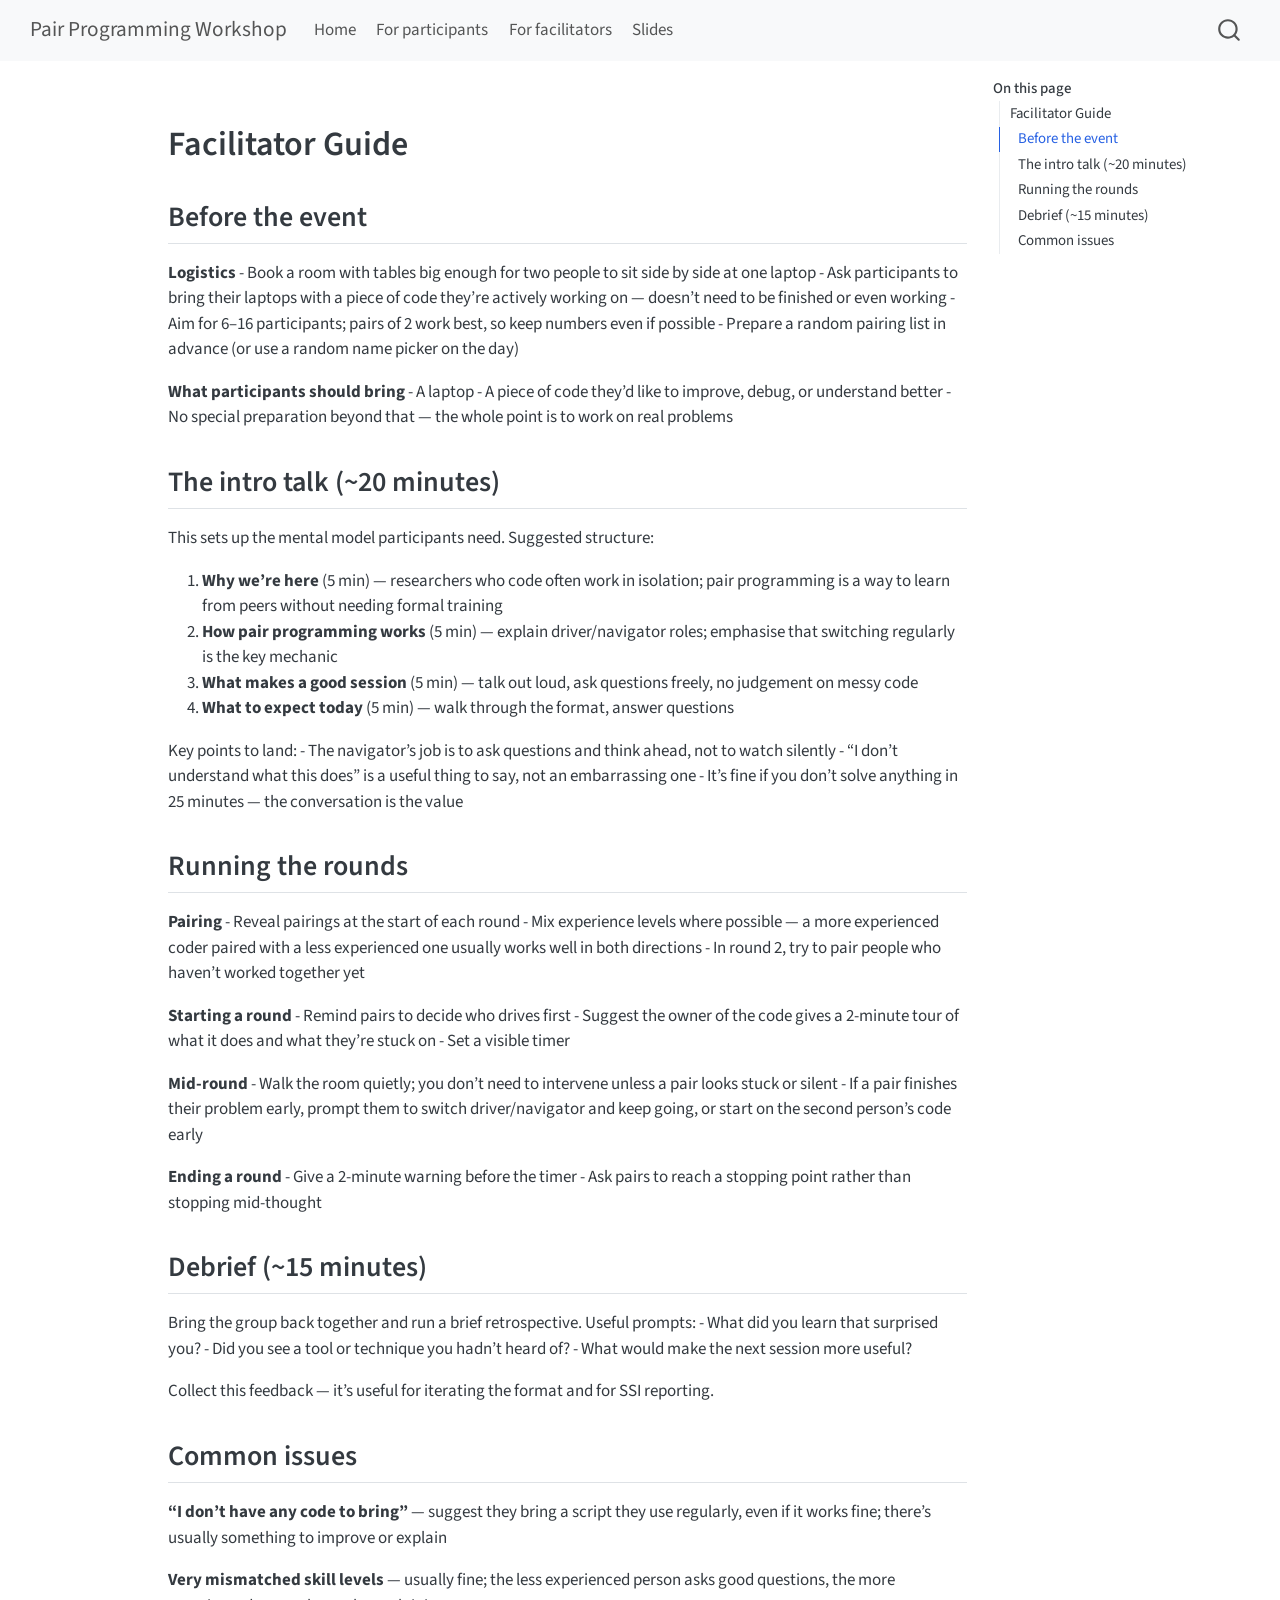
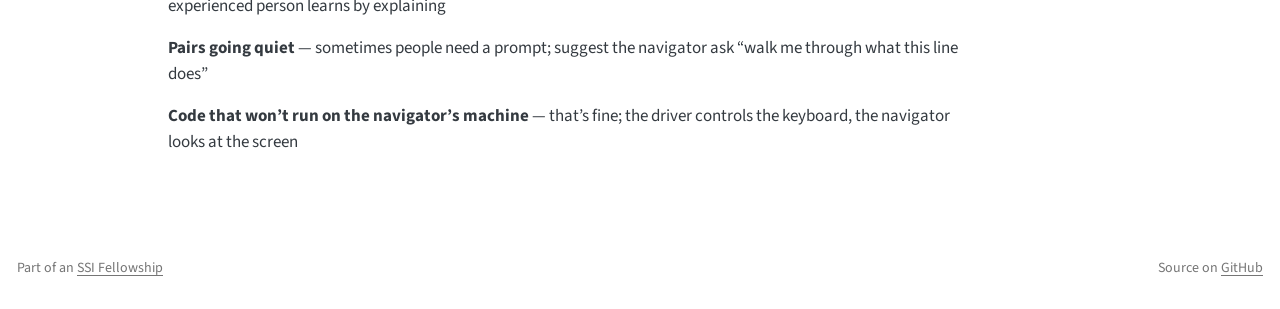
<file: docs/facilitator-guide.html>
<!DOCTYPE html>
<html xmlns="http://www.w3.org/1999/xhtml" lang="en" xml:lang="en"><head>

<meta charset="utf-8">
<meta name="generator" content="quarto-1.9.38">

<meta name="viewport" content="width=device-width, initial-scale=1.0, user-scalable=yes">


<title>facilitator-guide – Pair Programming Workshop</title>
<style>
/* Default styles provided by pandoc.
** See https://pandoc.org/MANUAL.html#variables-for-html for config info.
*/
code{white-space: pre-wrap;}
span.smallcaps{font-variant: small-caps;}
div.columns{display: flex; gap: min(4vw, 1.5em);}
div.column{flex: auto; overflow-x: auto;}
div.hanging-indent{margin-left: 1.5em; text-indent: -1.5em;}
ul.task-list{list-style: none;}
ul.task-list li input[type="checkbox"] {
  width: 0.8em;
  margin: 0 0.8em 0.2em -1em; /* quarto-specific, see https://github.com/quarto-dev/quarto-cli/issues/4556 */ 
  vertical-align: middle;
}
</style>


<script src="../site_libs/quarto-nav/quarto-nav.js"></script>
<script src="../site_libs/quarto-nav/headroom.min.js"></script>
<script src="../site_libs/clipboard/clipboard.min.js"></script>
<script src="../site_libs/quarto-search/autocomplete.umd.js"></script>
<script src="../site_libs/quarto-search/fuse.min.js"></script>
<script src="../site_libs/quarto-search/quarto-search.js"></script>
<meta name="quarto:offset" content="../">
<script src="../site_libs/quarto-html/quarto.js" type="module"></script>
<script src="../site_libs/quarto-html/tabsets/tabsets.js" type="module"></script>
<script src="../site_libs/quarto-html/popper.min.js"></script>
<script src="../site_libs/quarto-html/tippy.umd.min.js"></script>
<script src="../site_libs/quarto-html/anchor.min.js"></script>
<link href="../site_libs/quarto-html/tippy.css" rel="stylesheet">
<link href="../site_libs/quarto-html/quarto-syntax-highlighting-15634bcf2e68342d4ad2dfa704d543f6.css" rel="stylesheet" id="quarto-text-highlighting-styles">
<script src="../site_libs/bootstrap/bootstrap.min.js"></script>
<link href="../site_libs/bootstrap/bootstrap-icons.css" rel="stylesheet">
<link href="../site_libs/bootstrap/bootstrap-158031087360bce0ff56dc785ce39e06.min.css" rel="stylesheet" append-hash="true" id="quarto-bootstrap" data-mode="light">
<script id="quarto-search-options" type="application/json">{
  "location": "navbar",
  "copy-button": false,
  "collapse-after": 3,
  "panel-placement": "end",
  "type": "overlay",
  "limit": 50,
  "keyboard-shortcut": [
    "f",
    "/",
    "s"
  ],
  "show-item-context": false,
  "language": {
    "search-no-results-text": "No results",
    "search-matching-documents-text": "matching documents",
    "search-copy-link-title": "Copy link to search",
    "search-hide-matches-text": "Hide additional matches",
    "search-more-match-text": "more match in this document",
    "search-more-matches-text": "more matches in this document",
    "search-clear-button-title": "Clear",
    "search-text-placeholder": "",
    "search-detached-cancel-button-title": "Cancel",
    "search-submit-button-title": "Submit",
    "search-label": "Search"
  }
}</script>


<link rel="stylesheet" href="../styles.css">
</head>

<body class="nav-fixed quarto-light">

<div id="quarto-search-results"></div>
  <header id="quarto-header" class="headroom fixed-top">
    <nav class="navbar navbar-expand-lg " data-bs-theme="dark">
      <div class="navbar-container container-fluid">
      <div class="navbar-brand-container mx-auto">
    <a class="navbar-brand" href="../index.html">
    <span class="navbar-title">Pair Programming Workshop</span>
    </a>
  </div>
            <div id="quarto-search" class="" title="Search"></div>
          <button class="navbar-toggler" type="button" data-bs-toggle="collapse" data-bs-target="#navbarCollapse" aria-controls="navbarCollapse" role="menu" aria-expanded="false" aria-label="Toggle navigation" onclick="if (window.quartoToggleHeadroom) { window.quartoToggleHeadroom(); }">
  <span class="navbar-toggler-icon"></span>
</button>
          <div class="collapse navbar-collapse" id="navbarCollapse">
            <ul class="navbar-nav navbar-nav-scroll me-auto">
  <li class="nav-item">
    <a class="nav-link" href="../index.html"> 
<span class="menu-text">Home</span></a>
  </li>  
  <li class="nav-item">
    <a class="nav-link" href="../participant.html"> 
<span class="menu-text">For participants</span></a>
  </li>  
  <li class="nav-item">
    <a class="nav-link" href="../facilitator.html"> 
<span class="menu-text">For facilitators</span></a>
  </li>  
  <li class="nav-item">
    <a class="nav-link" href="../slides.html"> 
<span class="menu-text">Slides</span></a>
  </li>  
</ul>
          </div> <!-- /navcollapse -->
            <div class="quarto-navbar-tools">
</div>
      </div> <!-- /container-fluid -->
    </nav>
</header>
<!-- content -->
<div id="quarto-content" class="quarto-container page-columns page-rows-contents page-layout-article page-navbar">
<!-- sidebar -->
<!-- margin-sidebar -->
    <div id="quarto-margin-sidebar" class="sidebar margin-sidebar">
        <nav id="TOC" role="doc-toc" class="toc-active">
    <h2 id="toc-title">On this page</h2>
   
  <ul>
  <li><a href="#facilitator-guide" id="toc-facilitator-guide" class="nav-link active" data-scroll-target="#facilitator-guide">Facilitator Guide</a>
  <ul class="collapse">
  <li><a href="#before-the-event" id="toc-before-the-event" class="nav-link" data-scroll-target="#before-the-event">Before the event</a></li>
  <li><a href="#the-intro-talk-20-minutes" id="toc-the-intro-talk-20-minutes" class="nav-link" data-scroll-target="#the-intro-talk-20-minutes">The intro talk (~20 minutes)</a></li>
  <li><a href="#running-the-rounds" id="toc-running-the-rounds" class="nav-link" data-scroll-target="#running-the-rounds">Running the rounds</a></li>
  <li><a href="#debrief-15-minutes" id="toc-debrief-15-minutes" class="nav-link" data-scroll-target="#debrief-15-minutes">Debrief (~15 minutes)</a></li>
  <li><a href="#common-issues" id="toc-common-issues" class="nav-link" data-scroll-target="#common-issues">Common issues</a></li>
  </ul></li>
  </ul>
</nav>
    </div>
<!-- main -->
<main class="content" id="quarto-document-content"><header id="title-block-header" class="quarto-title-block"></header>




<section id="facilitator-guide" class="level1">
<h1>Facilitator Guide</h1>
<section id="before-the-event" class="level2">
<h2 class="anchored" data-anchor-id="before-the-event">Before the event</h2>
<p><strong>Logistics</strong> - Book a room with tables big enough for two people to sit side by side at one laptop - Ask participants to bring their laptops with a piece of code they’re actively working on — doesn’t need to be finished or even working - Aim for 6–16 participants; pairs of 2 work best, so keep numbers even if possible - Prepare a random pairing list in advance (or use a random name picker on the day)</p>
<p><strong>What participants should bring</strong> - A laptop - A piece of code they’d like to improve, debug, or understand better - No special preparation beyond that — the whole point is to work on real problems</p>
</section>
<section id="the-intro-talk-20-minutes" class="level2">
<h2 class="anchored" data-anchor-id="the-intro-talk-20-minutes">The intro talk (~20 minutes)</h2>
<p>This sets up the mental model participants need. Suggested structure:</p>
<ol type="1">
<li><strong>Why we’re here</strong> (5 min) — researchers who code often work in isolation; pair programming is a way to learn from peers without needing formal training</li>
<li><strong>How pair programming works</strong> (5 min) — explain driver/navigator roles; emphasise that switching regularly is the key mechanic</li>
<li><strong>What makes a good session</strong> (5 min) — talk out loud, ask questions freely, no judgement on messy code</li>
<li><strong>What to expect today</strong> (5 min) — walk through the format, answer questions</li>
</ol>
<p>Key points to land: - The navigator’s job is to ask questions and think ahead, not to watch silently - “I don’t understand what this does” is a useful thing to say, not an embarrassing one - It’s fine if you don’t solve anything in 25 minutes — the conversation is the value</p>
</section>
<section id="running-the-rounds" class="level2">
<h2 class="anchored" data-anchor-id="running-the-rounds">Running the rounds</h2>
<p><strong>Pairing</strong> - Reveal pairings at the start of each round - Mix experience levels where possible — a more experienced coder paired with a less experienced one usually works well in both directions - In round 2, try to pair people who haven’t worked together yet</p>
<p><strong>Starting a round</strong> - Remind pairs to decide who drives first - Suggest the owner of the code gives a 2-minute tour of what it does and what they’re stuck on - Set a visible timer</p>
<p><strong>Mid-round</strong> - Walk the room quietly; you don’t need to intervene unless a pair looks stuck or silent - If a pair finishes their problem early, prompt them to switch driver/navigator and keep going, or start on the second person’s code early</p>
<p><strong>Ending a round</strong> - Give a 2-minute warning before the timer - Ask pairs to reach a stopping point rather than stopping mid-thought</p>
</section>
<section id="debrief-15-minutes" class="level2">
<h2 class="anchored" data-anchor-id="debrief-15-minutes">Debrief (~15 minutes)</h2>
<p>Bring the group back together and run a brief retrospective. Useful prompts: - What did you learn that surprised you? - Did you see a tool or technique you hadn’t heard of? - What would make the next session more useful?</p>
<p>Collect this feedback — it’s useful for iterating the format and for SSI reporting.</p>
</section>
<section id="common-issues" class="level2">
<h2 class="anchored" data-anchor-id="common-issues">Common issues</h2>
<p><strong>“I don’t have any code to bring”</strong> — suggest they bring a script they use regularly, even if it works fine; there’s usually something to improve or explain</p>
<p><strong>Very mismatched skill levels</strong> — usually fine; the less experienced person asks good questions, the more experienced person learns by explaining</p>
<p><strong>Pairs going quiet</strong> — sometimes people need a prompt; suggest the navigator ask “walk me through what this line does”</p>
<p><strong>Code that won’t run on the navigator’s machine</strong> — that’s fine; the driver controls the keyboard, the navigator looks at the screen</p>


</section>
</section>

</main> <!-- /main -->
<script id="quarto-html-after-body" type="application/javascript">
  window.document.addEventListener("DOMContentLoaded", function (event) {
    const icon = "";
    const anchorJS = new window.AnchorJS();
    anchorJS.options = {
      placement: 'right',
      icon: icon
    };
    anchorJS.add('.anchored');
    const isCodeAnnotation = (el) => {
      for (const clz of el.classList) {
        if (clz.startsWith('code-annotation-')) {                     
          return true;
        }
      }
      return false;
    }
    const onCopySuccess = function(e) {
      // button target
      const button = e.trigger;
      // don't keep focus
      button.blur();
      // flash "checked"
      button.classList.add('code-copy-button-checked');
      var currentTitle = button.getAttribute("title");
      button.setAttribute("title", "Copied!");
      let tooltip;
      if (window.bootstrap) {
        button.setAttribute("data-bs-toggle", "tooltip");
        button.setAttribute("data-bs-placement", "left");
        button.setAttribute("data-bs-title", "Copied!");
        tooltip = new bootstrap.Tooltip(button, 
          { trigger: "manual", 
            customClass: "code-copy-button-tooltip",
            offset: [0, -8]});
        tooltip.show();    
      }
      setTimeout(function() {
        if (tooltip) {
          tooltip.hide();
          button.removeAttribute("data-bs-title");
          button.removeAttribute("data-bs-toggle");
          button.removeAttribute("data-bs-placement");
        }
        button.setAttribute("title", currentTitle);
        button.classList.remove('code-copy-button-checked');
      }, 1000);
      // clear code selection
      e.clearSelection();
    }
    const getTextToCopy = function(trigger) {
      const outerScaffold = trigger.parentElement.cloneNode(true);
      const codeEl = outerScaffold.querySelector('code');
      for (const childEl of codeEl.children) {
        if (isCodeAnnotation(childEl)) {
          childEl.remove();
        }
      }
      return codeEl.innerText;
    }
    const clipboard = new window.ClipboardJS('.code-copy-button:not([data-in-quarto-modal])', {
      text: getTextToCopy
    });
    clipboard.on('success', onCopySuccess);
    if (window.document.getElementById('quarto-embedded-source-code-modal')) {
      const clipboardModal = new window.ClipboardJS('.code-copy-button[data-in-quarto-modal]', {
        text: getTextToCopy,
        container: window.document.getElementById('quarto-embedded-source-code-modal')
      });
      clipboardModal.on('success', onCopySuccess);
    }
      var localhostRegex = new RegExp(/^(?:http|https):\/\/localhost\:?[0-9]*\//);
      var mailtoRegex = new RegExp(/^mailto:/);
        var filterRegex = new RegExp("https:\/\/H-Mateus\.github\.io\/pair-programming-workshop\/");
      var isInternal = (href) => {
          return filterRegex.test(href) || localhostRegex.test(href) || mailtoRegex.test(href);
      }
      // Inspect non-navigation links and adorn them if external
     var links = window.document.querySelectorAll('a[href]:not(.nav-link):not(.navbar-brand):not(.toc-action):not(.sidebar-link):not(.sidebar-item-toggle):not(.pagination-link):not(.no-external):not([aria-hidden]):not(.dropdown-item):not(.quarto-navigation-tool):not(.about-link)');
      for (var i=0; i<links.length; i++) {
        const link = links[i];
        if (!isInternal(link.href)) {
          // undo the damage that might have been done by quarto-nav.js in the case of
          // links that we want to consider external
          if (link.dataset.originalHref !== undefined) {
            link.href = link.dataset.originalHref;
          }
        }
      }
    function tippyHover(el, contentFn, onTriggerFn, onUntriggerFn) {
      const config = {
        allowHTML: true,
        maxWidth: 500,
        delay: 100,
        arrow: false,
        appendTo: function(el) {
            return el.parentElement;
        },
        interactive: true,
        interactiveBorder: 10,
        theme: 'quarto',
        placement: 'bottom-start',
      };
      if (contentFn) {
        config.content = contentFn;
      }
      if (onTriggerFn) {
        config.onTrigger = onTriggerFn;
      }
      if (onUntriggerFn) {
        config.onUntrigger = onUntriggerFn;
      }
      window.tippy(el, config); 
    }
    const noterefs = window.document.querySelectorAll('a[role="doc-noteref"]');
    for (var i=0; i<noterefs.length; i++) {
      const ref = noterefs[i];
      tippyHover(ref, function() {
        // use id or data attribute instead here
        let href = ref.getAttribute('data-footnote-href') || ref.getAttribute('href');
        try { href = new URL(href).hash; } catch {}
        const id = href.replace(/^#\/?/, "");
        const note = window.document.getElementById(id);
        if (note) {
          return note.innerHTML;
        } else {
          return "";
        }
      });
    }
    const xrefs = window.document.querySelectorAll('a.quarto-xref');
    const processXRef = (id, note) => {
      // Strip column container classes
      const stripColumnClz = (el) => {
        el.classList.remove("page-full", "page-columns");
        if (el.children) {
          for (const child of el.children) {
            stripColumnClz(child);
          }
        }
      }
      stripColumnClz(note)
      if (id === null || id.startsWith('sec-')) {
        // Special case sections, only their first couple elements
        const container = document.createElement("div");
        if (note.children && note.children.length > 2) {
          container.appendChild(note.children[0].cloneNode(true));
          for (let i = 1; i < note.children.length; i++) {
            const child = note.children[i];
            if (child.tagName === "P" && child.innerText === "") {
              continue;
            } else {
              container.appendChild(child.cloneNode(true));
              break;
            }
          }
          if (window.Quarto?.typesetMath) {
            window.Quarto.typesetMath(container);
          }
          return container.innerHTML
        } else {
          if (window.Quarto?.typesetMath) {
            window.Quarto.typesetMath(note);
          }
          return note.innerHTML;
        }
      } else {
        // Remove any anchor links if they are present
        const anchorLink = note.querySelector('a.anchorjs-link');
        if (anchorLink) {
          anchorLink.remove();
        }
        if (window.Quarto?.typesetMath) {
          window.Quarto.typesetMath(note);
        }
        if (note.classList.contains("callout")) {
          return note.outerHTML;
        } else {
          return note.innerHTML;
        }
      }
    }
    for (var i=0; i<xrefs.length; i++) {
      const xref = xrefs[i];
      tippyHover(xref, undefined, function(instance) {
        instance.disable();
        let url = xref.getAttribute('href');
        let hash = undefined; 
        if (url.startsWith('#')) {
          hash = url;
        } else {
          try { hash = new URL(url).hash; } catch {}
        }
        if (hash) {
          const id = hash.replace(/^#\/?/, "");
          const note = window.document.getElementById(id);
          if (note !== null) {
            try {
              const html = processXRef(id, note.cloneNode(true));
              instance.setContent(html);
            } finally {
              instance.enable();
              instance.show();
            }
          } else {
            // See if we can fetch this
            fetch(url.split('#')[0])
            .then(res => res.text())
            .then(html => {
              const parser = new DOMParser();
              const htmlDoc = parser.parseFromString(html, "text/html");
              const note = htmlDoc.getElementById(id);
              if (note !== null) {
                const html = processXRef(id, note);
                instance.setContent(html);
              } 
            }).finally(() => {
              instance.enable();
              instance.show();
            });
          }
        } else {
          // See if we can fetch a full url (with no hash to target)
          // This is a special case and we should probably do some content thinning / targeting
          fetch(url)
          .then(res => res.text())
          .then(html => {
            const parser = new DOMParser();
            const htmlDoc = parser.parseFromString(html, "text/html");
            const note = htmlDoc.querySelector('main.content');
            if (note !== null) {
              // This should only happen for chapter cross references
              // (since there is no id in the URL)
              // remove the first header
              if (note.children.length > 0 && note.children[0].tagName === "HEADER") {
                note.children[0].remove();
              }
              const html = processXRef(null, note);
              instance.setContent(html);
            } 
          }).finally(() => {
            instance.enable();
            instance.show();
          });
        }
      }, function(instance) {
      });
    }
        let selectedAnnoteEl;
        const selectorForAnnotation = ( cell, annotation) => {
          let cellAttr = 'data-code-cell="' + cell + '"';
          let lineAttr = 'data-code-annotation="' +  annotation + '"';
          const selector = 'span[' + cellAttr + '][' + lineAttr + ']';
          return selector;
        }
        const selectCodeLines = (annoteEl) => {
          const doc = window.document;
          const targetCell = annoteEl.getAttribute("data-target-cell");
          const targetAnnotation = annoteEl.getAttribute("data-target-annotation");
          const annoteSpan = window.document.querySelector(selectorForAnnotation(targetCell, targetAnnotation));
          const lines = annoteSpan.getAttribute("data-code-lines").split(",");
          const lineIds = lines.map((line) => {
            return targetCell + "-" + line;
          })
          let top = null;
          let height = null;
          let parent = null;
          if (lineIds.length > 0) {
              //compute the position of the single el (top and bottom and make a div)
              const el = window.document.getElementById(lineIds[0]);
              top = el.offsetTop;
              height = el.offsetHeight;
              parent = el.parentElement.parentElement;
            if (lineIds.length > 1) {
              const lastEl = window.document.getElementById(lineIds[lineIds.length - 1]);
              const bottom = lastEl.offsetTop + lastEl.offsetHeight;
              height = bottom - top;
            }
            if (top !== null && height !== null && parent !== null) {
              // cook up a div (if necessary) and position it 
              let div = window.document.getElementById("code-annotation-line-highlight");
              if (div === null) {
                div = window.document.createElement("div");
                div.setAttribute("id", "code-annotation-line-highlight");
                div.style.position = 'absolute';
                parent.appendChild(div);
              }
              div.style.top = top - 2 + "px";
              div.style.height = height + 4 + "px";
              div.style.left = 0;
              let gutterDiv = window.document.getElementById("code-annotation-line-highlight-gutter");
              if (gutterDiv === null) {
                gutterDiv = window.document.createElement("div");
                gutterDiv.setAttribute("id", "code-annotation-line-highlight-gutter");
                gutterDiv.style.position = 'absolute';
                const codeCell = window.document.getElementById(targetCell);
                const gutter = codeCell.querySelector('.code-annotation-gutter');
                gutter.appendChild(gutterDiv);
              }
              gutterDiv.style.top = top - 2 + "px";
              gutterDiv.style.height = height + 4 + "px";
            }
            selectedAnnoteEl = annoteEl;
          }
        };
        const unselectCodeLines = () => {
          const elementsIds = ["code-annotation-line-highlight", "code-annotation-line-highlight-gutter"];
          elementsIds.forEach((elId) => {
            const div = window.document.getElementById(elId);
            if (div) {
              div.remove();
            }
          });
          selectedAnnoteEl = undefined;
        };
          // Handle positioning of the toggle
      window.addEventListener(
        "resize",
        throttle(() => {
          elRect = undefined;
          if (selectedAnnoteEl) {
            selectCodeLines(selectedAnnoteEl);
          }
        }, 10)
      );
      function throttle(fn, ms) {
      let throttle = false;
      let timer;
        return (...args) => {
          if(!throttle) { // first call gets through
              fn.apply(this, args);
              throttle = true;
          } else { // all the others get throttled
              if(timer) clearTimeout(timer); // cancel #2
              timer = setTimeout(() => {
                fn.apply(this, args);
                timer = throttle = false;
              }, ms);
          }
        };
      }
        // Attach click handler to the DT
        const annoteDls = window.document.querySelectorAll('dt[data-target-cell]');
        for (const annoteDlNode of annoteDls) {
          annoteDlNode.addEventListener('click', (event) => {
            const clickedEl = event.target;
            if (clickedEl !== selectedAnnoteEl) {
              unselectCodeLines();
              const activeEl = window.document.querySelector('dt[data-target-cell].code-annotation-active');
              if (activeEl) {
                activeEl.classList.remove('code-annotation-active');
              }
              selectCodeLines(clickedEl);
              clickedEl.classList.add('code-annotation-active');
            } else {
              // Unselect the line
              unselectCodeLines();
              clickedEl.classList.remove('code-annotation-active');
            }
          });
        }
    const findCites = (el) => {
      const parentEl = el.parentElement;
      if (parentEl) {
        const cites = parentEl.dataset.cites;
        if (cites) {
          return {
            el,
            cites: cites.split(' ')
          };
        } else {
          return findCites(el.parentElement)
        }
      } else {
        return undefined;
      }
    };
    var bibliorefs = window.document.querySelectorAll('a[role="doc-biblioref"]');
    for (var i=0; i<bibliorefs.length; i++) {
      const ref = bibliorefs[i];
      const citeInfo = findCites(ref);
      if (citeInfo) {
        tippyHover(citeInfo.el, function() {
          var popup = window.document.createElement('div');
          citeInfo.cites.forEach(function(cite) {
            var citeDiv = window.document.createElement('div');
            citeDiv.classList.add('hanging-indent');
            citeDiv.classList.add('csl-entry');
            var biblioDiv = window.document.getElementById('ref-' + cite);
            if (biblioDiv) {
              citeDiv.innerHTML = biblioDiv.innerHTML;
            }
            popup.appendChild(citeDiv);
          });
          return popup.innerHTML;
        });
      }
    }
  });
  </script>
</div> <!-- /content -->
<footer class="footer">
  <div class="nav-footer">
    <div class="nav-footer-left">
<p>Part of an <a href="https://www.software.ac.uk/fellowships">SSI Fellowship</a></p>
</div>   
    <div class="nav-footer-center">
      &nbsp;
    </div>
    <div class="nav-footer-right">
<p>Source on <a href="https://github.com/h-mateus/pair-programming-workshop">GitHub</a></p>
</div>
  </div>
</footer>




</body></html>
</file>
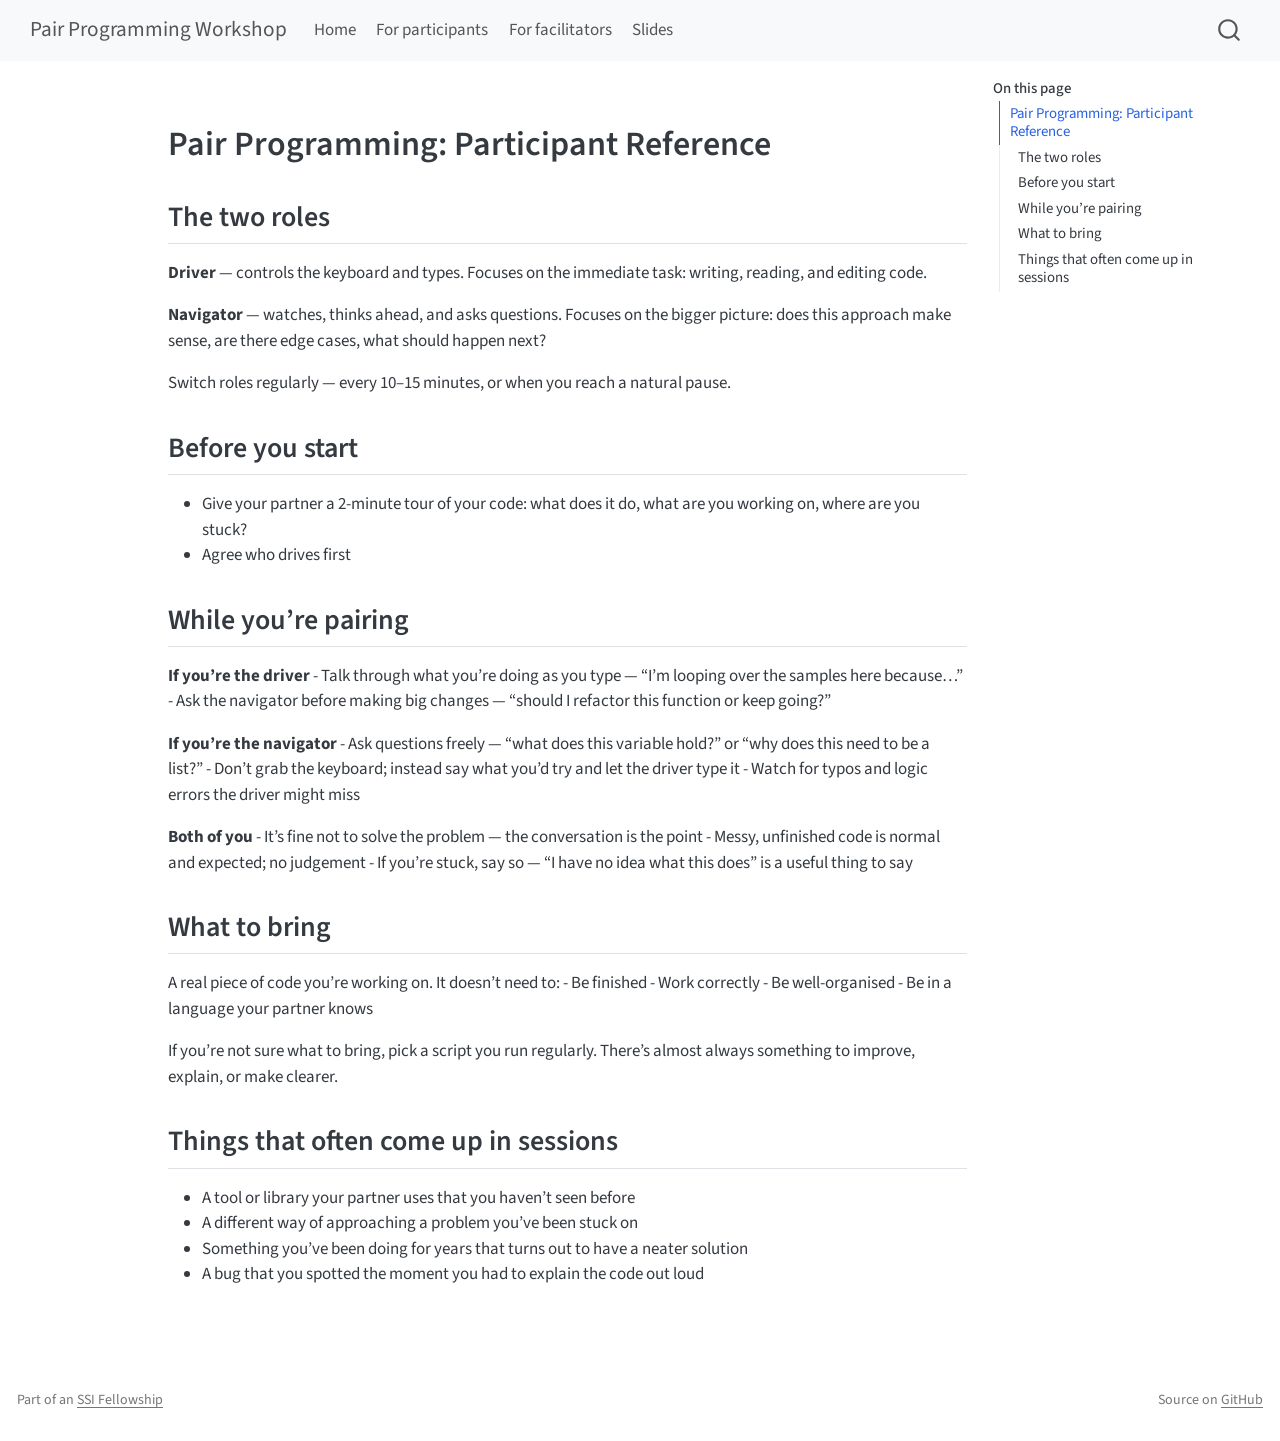
<file: docs/participant-reference.html>
<!DOCTYPE html>
<html xmlns="http://www.w3.org/1999/xhtml" lang="en" xml:lang="en"><head>

<meta charset="utf-8">
<meta name="generator" content="quarto-1.9.38">

<meta name="viewport" content="width=device-width, initial-scale=1.0, user-scalable=yes">


<title>participant-reference – Pair Programming Workshop</title>
<style>
/* Default styles provided by pandoc.
** See https://pandoc.org/MANUAL.html#variables-for-html for config info.
*/
code{white-space: pre-wrap;}
span.smallcaps{font-variant: small-caps;}
div.columns{display: flex; gap: min(4vw, 1.5em);}
div.column{flex: auto; overflow-x: auto;}
div.hanging-indent{margin-left: 1.5em; text-indent: -1.5em;}
ul.task-list{list-style: none;}
ul.task-list li input[type="checkbox"] {
  width: 0.8em;
  margin: 0 0.8em 0.2em -1em; /* quarto-specific, see https://github.com/quarto-dev/quarto-cli/issues/4556 */ 
  vertical-align: middle;
}
</style>


<script src="../site_libs/quarto-nav/quarto-nav.js"></script>
<script src="../site_libs/quarto-nav/headroom.min.js"></script>
<script src="../site_libs/clipboard/clipboard.min.js"></script>
<script src="../site_libs/quarto-search/autocomplete.umd.js"></script>
<script src="../site_libs/quarto-search/fuse.min.js"></script>
<script src="../site_libs/quarto-search/quarto-search.js"></script>
<meta name="quarto:offset" content="../">
<script src="../site_libs/quarto-html/quarto.js" type="module"></script>
<script src="../site_libs/quarto-html/tabsets/tabsets.js" type="module"></script>
<script src="../site_libs/quarto-html/popper.min.js"></script>
<script src="../site_libs/quarto-html/tippy.umd.min.js"></script>
<script src="../site_libs/quarto-html/anchor.min.js"></script>
<link href="../site_libs/quarto-html/tippy.css" rel="stylesheet">
<link href="../site_libs/quarto-html/quarto-syntax-highlighting-15634bcf2e68342d4ad2dfa704d543f6.css" rel="stylesheet" id="quarto-text-highlighting-styles">
<script src="../site_libs/bootstrap/bootstrap.min.js"></script>
<link href="../site_libs/bootstrap/bootstrap-icons.css" rel="stylesheet">
<link href="../site_libs/bootstrap/bootstrap-158031087360bce0ff56dc785ce39e06.min.css" rel="stylesheet" append-hash="true" id="quarto-bootstrap" data-mode="light">
<script id="quarto-search-options" type="application/json">{
  "location": "navbar",
  "copy-button": false,
  "collapse-after": 3,
  "panel-placement": "end",
  "type": "overlay",
  "limit": 50,
  "keyboard-shortcut": [
    "f",
    "/",
    "s"
  ],
  "show-item-context": false,
  "language": {
    "search-no-results-text": "No results",
    "search-matching-documents-text": "matching documents",
    "search-copy-link-title": "Copy link to search",
    "search-hide-matches-text": "Hide additional matches",
    "search-more-match-text": "more match in this document",
    "search-more-matches-text": "more matches in this document",
    "search-clear-button-title": "Clear",
    "search-text-placeholder": "",
    "search-detached-cancel-button-title": "Cancel",
    "search-submit-button-title": "Submit",
    "search-label": "Search"
  }
}</script>


<link rel="stylesheet" href="../styles.css">
</head>

<body class="nav-fixed quarto-light">

<div id="quarto-search-results"></div>
  <header id="quarto-header" class="headroom fixed-top">
    <nav class="navbar navbar-expand-lg " data-bs-theme="dark">
      <div class="navbar-container container-fluid">
      <div class="navbar-brand-container mx-auto">
    <a class="navbar-brand" href="../index.html">
    <span class="navbar-title">Pair Programming Workshop</span>
    </a>
  </div>
            <div id="quarto-search" class="" title="Search"></div>
          <button class="navbar-toggler" type="button" data-bs-toggle="collapse" data-bs-target="#navbarCollapse" aria-controls="navbarCollapse" role="menu" aria-expanded="false" aria-label="Toggle navigation" onclick="if (window.quartoToggleHeadroom) { window.quartoToggleHeadroom(); }">
  <span class="navbar-toggler-icon"></span>
</button>
          <div class="collapse navbar-collapse" id="navbarCollapse">
            <ul class="navbar-nav navbar-nav-scroll me-auto">
  <li class="nav-item">
    <a class="nav-link" href="../index.html"> 
<span class="menu-text">Home</span></a>
  </li>  
  <li class="nav-item">
    <a class="nav-link" href="../participant.html"> 
<span class="menu-text">For participants</span></a>
  </li>  
  <li class="nav-item">
    <a class="nav-link" href="../facilitator.html"> 
<span class="menu-text">For facilitators</span></a>
  </li>  
  <li class="nav-item">
    <a class="nav-link" href="../slides.html"> 
<span class="menu-text">Slides</span></a>
  </li>  
</ul>
          </div> <!-- /navcollapse -->
            <div class="quarto-navbar-tools">
</div>
      </div> <!-- /container-fluid -->
    </nav>
</header>
<!-- content -->
<div id="quarto-content" class="quarto-container page-columns page-rows-contents page-layout-article page-navbar">
<!-- sidebar -->
<!-- margin-sidebar -->
    <div id="quarto-margin-sidebar" class="sidebar margin-sidebar">
        <nav id="TOC" role="doc-toc" class="toc-active">
    <h2 id="toc-title">On this page</h2>
   
  <ul>
  <li><a href="#pair-programming-participant-reference" id="toc-pair-programming-participant-reference" class="nav-link active" data-scroll-target="#pair-programming-participant-reference">Pair Programming: Participant Reference</a>
  <ul class="collapse">
  <li><a href="#the-two-roles" id="toc-the-two-roles" class="nav-link" data-scroll-target="#the-two-roles">The two roles</a></li>
  <li><a href="#before-you-start" id="toc-before-you-start" class="nav-link" data-scroll-target="#before-you-start">Before you start</a></li>
  <li><a href="#while-youre-pairing" id="toc-while-youre-pairing" class="nav-link" data-scroll-target="#while-youre-pairing">While you’re pairing</a></li>
  <li><a href="#what-to-bring" id="toc-what-to-bring" class="nav-link" data-scroll-target="#what-to-bring">What to bring</a></li>
  <li><a href="#things-that-often-come-up-in-sessions" id="toc-things-that-often-come-up-in-sessions" class="nav-link" data-scroll-target="#things-that-often-come-up-in-sessions">Things that often come up in sessions</a></li>
  </ul></li>
  </ul>
</nav>
    </div>
<!-- main -->
<main class="content" id="quarto-document-content"><header id="title-block-header" class="quarto-title-block"></header>




<section id="pair-programming-participant-reference" class="level1">
<h1>Pair Programming: Participant Reference</h1>
<section id="the-two-roles" class="level2">
<h2 class="anchored" data-anchor-id="the-two-roles">The two roles</h2>
<p><strong>Driver</strong> — controls the keyboard and types. Focuses on the immediate task: writing, reading, and editing code.</p>
<p><strong>Navigator</strong> — watches, thinks ahead, and asks questions. Focuses on the bigger picture: does this approach make sense, are there edge cases, what should happen next?</p>
<p>Switch roles regularly — every 10–15 minutes, or when you reach a natural pause.</p>
</section>
<section id="before-you-start" class="level2">
<h2 class="anchored" data-anchor-id="before-you-start">Before you start</h2>
<ul>
<li>Give your partner a 2-minute tour of your code: what does it do, what are you working on, where are you stuck?</li>
<li>Agree who drives first</li>
</ul>
</section>
<section id="while-youre-pairing" class="level2">
<h2 class="anchored" data-anchor-id="while-youre-pairing">While you’re pairing</h2>
<p><strong>If you’re the driver</strong> - Talk through what you’re doing as you type — “I’m looping over the samples here because…” - Ask the navigator before making big changes — “should I refactor this function or keep going?”</p>
<p><strong>If you’re the navigator</strong> - Ask questions freely — “what does this variable hold?” or “why does this need to be a list?” - Don’t grab the keyboard; instead say what you’d try and let the driver type it - Watch for typos and logic errors the driver might miss</p>
<p><strong>Both of you</strong> - It’s fine not to solve the problem — the conversation is the point - Messy, unfinished code is normal and expected; no judgement - If you’re stuck, say so — “I have no idea what this does” is a useful thing to say</p>
</section>
<section id="what-to-bring" class="level2">
<h2 class="anchored" data-anchor-id="what-to-bring">What to bring</h2>
<p>A real piece of code you’re working on. It doesn’t need to: - Be finished - Work correctly - Be well-organised - Be in a language your partner knows</p>
<p>If you’re not sure what to bring, pick a script you run regularly. There’s almost always something to improve, explain, or make clearer.</p>
</section>
<section id="things-that-often-come-up-in-sessions" class="level2">
<h2 class="anchored" data-anchor-id="things-that-often-come-up-in-sessions">Things that often come up in sessions</h2>
<ul>
<li>A tool or library your partner uses that you haven’t seen before</li>
<li>A different way of approaching a problem you’ve been stuck on</li>
<li>Something you’ve been doing for years that turns out to have a neater solution</li>
<li>A bug that you spotted the moment you had to explain the code out loud</li>
</ul>


</section>
</section>

</main> <!-- /main -->
<script id="quarto-html-after-body" type="application/javascript">
  window.document.addEventListener("DOMContentLoaded", function (event) {
    const icon = "";
    const anchorJS = new window.AnchorJS();
    anchorJS.options = {
      placement: 'right',
      icon: icon
    };
    anchorJS.add('.anchored');
    const isCodeAnnotation = (el) => {
      for (const clz of el.classList) {
        if (clz.startsWith('code-annotation-')) {                     
          return true;
        }
      }
      return false;
    }
    const onCopySuccess = function(e) {
      // button target
      const button = e.trigger;
      // don't keep focus
      button.blur();
      // flash "checked"
      button.classList.add('code-copy-button-checked');
      var currentTitle = button.getAttribute("title");
      button.setAttribute("title", "Copied!");
      let tooltip;
      if (window.bootstrap) {
        button.setAttribute("data-bs-toggle", "tooltip");
        button.setAttribute("data-bs-placement", "left");
        button.setAttribute("data-bs-title", "Copied!");
        tooltip = new bootstrap.Tooltip(button, 
          { trigger: "manual", 
            customClass: "code-copy-button-tooltip",
            offset: [0, -8]});
        tooltip.show();    
      }
      setTimeout(function() {
        if (tooltip) {
          tooltip.hide();
          button.removeAttribute("data-bs-title");
          button.removeAttribute("data-bs-toggle");
          button.removeAttribute("data-bs-placement");
        }
        button.setAttribute("title", currentTitle);
        button.classList.remove('code-copy-button-checked');
      }, 1000);
      // clear code selection
      e.clearSelection();
    }
    const getTextToCopy = function(trigger) {
      const outerScaffold = trigger.parentElement.cloneNode(true);
      const codeEl = outerScaffold.querySelector('code');
      for (const childEl of codeEl.children) {
        if (isCodeAnnotation(childEl)) {
          childEl.remove();
        }
      }
      return codeEl.innerText;
    }
    const clipboard = new window.ClipboardJS('.code-copy-button:not([data-in-quarto-modal])', {
      text: getTextToCopy
    });
    clipboard.on('success', onCopySuccess);
    if (window.document.getElementById('quarto-embedded-source-code-modal')) {
      const clipboardModal = new window.ClipboardJS('.code-copy-button[data-in-quarto-modal]', {
        text: getTextToCopy,
        container: window.document.getElementById('quarto-embedded-source-code-modal')
      });
      clipboardModal.on('success', onCopySuccess);
    }
      var localhostRegex = new RegExp(/^(?:http|https):\/\/localhost\:?[0-9]*\//);
      var mailtoRegex = new RegExp(/^mailto:/);
        var filterRegex = new RegExp("https:\/\/H-Mateus\.github\.io\/pair-programming-workshop\/");
      var isInternal = (href) => {
          return filterRegex.test(href) || localhostRegex.test(href) || mailtoRegex.test(href);
      }
      // Inspect non-navigation links and adorn them if external
     var links = window.document.querySelectorAll('a[href]:not(.nav-link):not(.navbar-brand):not(.toc-action):not(.sidebar-link):not(.sidebar-item-toggle):not(.pagination-link):not(.no-external):not([aria-hidden]):not(.dropdown-item):not(.quarto-navigation-tool):not(.about-link)');
      for (var i=0; i<links.length; i++) {
        const link = links[i];
        if (!isInternal(link.href)) {
          // undo the damage that might have been done by quarto-nav.js in the case of
          // links that we want to consider external
          if (link.dataset.originalHref !== undefined) {
            link.href = link.dataset.originalHref;
          }
        }
      }
    function tippyHover(el, contentFn, onTriggerFn, onUntriggerFn) {
      const config = {
        allowHTML: true,
        maxWidth: 500,
        delay: 100,
        arrow: false,
        appendTo: function(el) {
            return el.parentElement;
        },
        interactive: true,
        interactiveBorder: 10,
        theme: 'quarto',
        placement: 'bottom-start',
      };
      if (contentFn) {
        config.content = contentFn;
      }
      if (onTriggerFn) {
        config.onTrigger = onTriggerFn;
      }
      if (onUntriggerFn) {
        config.onUntrigger = onUntriggerFn;
      }
      window.tippy(el, config); 
    }
    const noterefs = window.document.querySelectorAll('a[role="doc-noteref"]');
    for (var i=0; i<noterefs.length; i++) {
      const ref = noterefs[i];
      tippyHover(ref, function() {
        // use id or data attribute instead here
        let href = ref.getAttribute('data-footnote-href') || ref.getAttribute('href');
        try { href = new URL(href).hash; } catch {}
        const id = href.replace(/^#\/?/, "");
        const note = window.document.getElementById(id);
        if (note) {
          return note.innerHTML;
        } else {
          return "";
        }
      });
    }
    const xrefs = window.document.querySelectorAll('a.quarto-xref');
    const processXRef = (id, note) => {
      // Strip column container classes
      const stripColumnClz = (el) => {
        el.classList.remove("page-full", "page-columns");
        if (el.children) {
          for (const child of el.children) {
            stripColumnClz(child);
          }
        }
      }
      stripColumnClz(note)
      if (id === null || id.startsWith('sec-')) {
        // Special case sections, only their first couple elements
        const container = document.createElement("div");
        if (note.children && note.children.length > 2) {
          container.appendChild(note.children[0].cloneNode(true));
          for (let i = 1; i < note.children.length; i++) {
            const child = note.children[i];
            if (child.tagName === "P" && child.innerText === "") {
              continue;
            } else {
              container.appendChild(child.cloneNode(true));
              break;
            }
          }
          if (window.Quarto?.typesetMath) {
            window.Quarto.typesetMath(container);
          }
          return container.innerHTML
        } else {
          if (window.Quarto?.typesetMath) {
            window.Quarto.typesetMath(note);
          }
          return note.innerHTML;
        }
      } else {
        // Remove any anchor links if they are present
        const anchorLink = note.querySelector('a.anchorjs-link');
        if (anchorLink) {
          anchorLink.remove();
        }
        if (window.Quarto?.typesetMath) {
          window.Quarto.typesetMath(note);
        }
        if (note.classList.contains("callout")) {
          return note.outerHTML;
        } else {
          return note.innerHTML;
        }
      }
    }
    for (var i=0; i<xrefs.length; i++) {
      const xref = xrefs[i];
      tippyHover(xref, undefined, function(instance) {
        instance.disable();
        let url = xref.getAttribute('href');
        let hash = undefined; 
        if (url.startsWith('#')) {
          hash = url;
        } else {
          try { hash = new URL(url).hash; } catch {}
        }
        if (hash) {
          const id = hash.replace(/^#\/?/, "");
          const note = window.document.getElementById(id);
          if (note !== null) {
            try {
              const html = processXRef(id, note.cloneNode(true));
              instance.setContent(html);
            } finally {
              instance.enable();
              instance.show();
            }
          } else {
            // See if we can fetch this
            fetch(url.split('#')[0])
            .then(res => res.text())
            .then(html => {
              const parser = new DOMParser();
              const htmlDoc = parser.parseFromString(html, "text/html");
              const note = htmlDoc.getElementById(id);
              if (note !== null) {
                const html = processXRef(id, note);
                instance.setContent(html);
              } 
            }).finally(() => {
              instance.enable();
              instance.show();
            });
          }
        } else {
          // See if we can fetch a full url (with no hash to target)
          // This is a special case and we should probably do some content thinning / targeting
          fetch(url)
          .then(res => res.text())
          .then(html => {
            const parser = new DOMParser();
            const htmlDoc = parser.parseFromString(html, "text/html");
            const note = htmlDoc.querySelector('main.content');
            if (note !== null) {
              // This should only happen for chapter cross references
              // (since there is no id in the URL)
              // remove the first header
              if (note.children.length > 0 && note.children[0].tagName === "HEADER") {
                note.children[0].remove();
              }
              const html = processXRef(null, note);
              instance.setContent(html);
            } 
          }).finally(() => {
            instance.enable();
            instance.show();
          });
        }
      }, function(instance) {
      });
    }
        let selectedAnnoteEl;
        const selectorForAnnotation = ( cell, annotation) => {
          let cellAttr = 'data-code-cell="' + cell + '"';
          let lineAttr = 'data-code-annotation="' +  annotation + '"';
          const selector = 'span[' + cellAttr + '][' + lineAttr + ']';
          return selector;
        }
        const selectCodeLines = (annoteEl) => {
          const doc = window.document;
          const targetCell = annoteEl.getAttribute("data-target-cell");
          const targetAnnotation = annoteEl.getAttribute("data-target-annotation");
          const annoteSpan = window.document.querySelector(selectorForAnnotation(targetCell, targetAnnotation));
          const lines = annoteSpan.getAttribute("data-code-lines").split(",");
          const lineIds = lines.map((line) => {
            return targetCell + "-" + line;
          })
          let top = null;
          let height = null;
          let parent = null;
          if (lineIds.length > 0) {
              //compute the position of the single el (top and bottom and make a div)
              const el = window.document.getElementById(lineIds[0]);
              top = el.offsetTop;
              height = el.offsetHeight;
              parent = el.parentElement.parentElement;
            if (lineIds.length > 1) {
              const lastEl = window.document.getElementById(lineIds[lineIds.length - 1]);
              const bottom = lastEl.offsetTop + lastEl.offsetHeight;
              height = bottom - top;
            }
            if (top !== null && height !== null && parent !== null) {
              // cook up a div (if necessary) and position it 
              let div = window.document.getElementById("code-annotation-line-highlight");
              if (div === null) {
                div = window.document.createElement("div");
                div.setAttribute("id", "code-annotation-line-highlight");
                div.style.position = 'absolute';
                parent.appendChild(div);
              }
              div.style.top = top - 2 + "px";
              div.style.height = height + 4 + "px";
              div.style.left = 0;
              let gutterDiv = window.document.getElementById("code-annotation-line-highlight-gutter");
              if (gutterDiv === null) {
                gutterDiv = window.document.createElement("div");
                gutterDiv.setAttribute("id", "code-annotation-line-highlight-gutter");
                gutterDiv.style.position = 'absolute';
                const codeCell = window.document.getElementById(targetCell);
                const gutter = codeCell.querySelector('.code-annotation-gutter');
                gutter.appendChild(gutterDiv);
              }
              gutterDiv.style.top = top - 2 + "px";
              gutterDiv.style.height = height + 4 + "px";
            }
            selectedAnnoteEl = annoteEl;
          }
        };
        const unselectCodeLines = () => {
          const elementsIds = ["code-annotation-line-highlight", "code-annotation-line-highlight-gutter"];
          elementsIds.forEach((elId) => {
            const div = window.document.getElementById(elId);
            if (div) {
              div.remove();
            }
          });
          selectedAnnoteEl = undefined;
        };
          // Handle positioning of the toggle
      window.addEventListener(
        "resize",
        throttle(() => {
          elRect = undefined;
          if (selectedAnnoteEl) {
            selectCodeLines(selectedAnnoteEl);
          }
        }, 10)
      );
      function throttle(fn, ms) {
      let throttle = false;
      let timer;
        return (...args) => {
          if(!throttle) { // first call gets through
              fn.apply(this, args);
              throttle = true;
          } else { // all the others get throttled
              if(timer) clearTimeout(timer); // cancel #2
              timer = setTimeout(() => {
                fn.apply(this, args);
                timer = throttle = false;
              }, ms);
          }
        };
      }
        // Attach click handler to the DT
        const annoteDls = window.document.querySelectorAll('dt[data-target-cell]');
        for (const annoteDlNode of annoteDls) {
          annoteDlNode.addEventListener('click', (event) => {
            const clickedEl = event.target;
            if (clickedEl !== selectedAnnoteEl) {
              unselectCodeLines();
              const activeEl = window.document.querySelector('dt[data-target-cell].code-annotation-active');
              if (activeEl) {
                activeEl.classList.remove('code-annotation-active');
              }
              selectCodeLines(clickedEl);
              clickedEl.classList.add('code-annotation-active');
            } else {
              // Unselect the line
              unselectCodeLines();
              clickedEl.classList.remove('code-annotation-active');
            }
          });
        }
    const findCites = (el) => {
      const parentEl = el.parentElement;
      if (parentEl) {
        const cites = parentEl.dataset.cites;
        if (cites) {
          return {
            el,
            cites: cites.split(' ')
          };
        } else {
          return findCites(el.parentElement)
        }
      } else {
        return undefined;
      }
    };
    var bibliorefs = window.document.querySelectorAll('a[role="doc-biblioref"]');
    for (var i=0; i<bibliorefs.length; i++) {
      const ref = bibliorefs[i];
      const citeInfo = findCites(ref);
      if (citeInfo) {
        tippyHover(citeInfo.el, function() {
          var popup = window.document.createElement('div');
          citeInfo.cites.forEach(function(cite) {
            var citeDiv = window.document.createElement('div');
            citeDiv.classList.add('hanging-indent');
            citeDiv.classList.add('csl-entry');
            var biblioDiv = window.document.getElementById('ref-' + cite);
            if (biblioDiv) {
              citeDiv.innerHTML = biblioDiv.innerHTML;
            }
            popup.appendChild(citeDiv);
          });
          return popup.innerHTML;
        });
      }
    }
  });
  </script>
</div> <!-- /content -->
<footer class="footer">
  <div class="nav-footer">
    <div class="nav-footer-left">
<p>Part of an <a href="https://www.software.ac.uk/fellowships">SSI Fellowship</a></p>
</div>   
    <div class="nav-footer-center">
      &nbsp;
    </div>
    <div class="nav-footer-right">
<p>Source on <a href="https://github.com/h-mateus/pair-programming-workshop">GitHub</a></p>
</div>
  </div>
</footer>




</body></html>
</file>
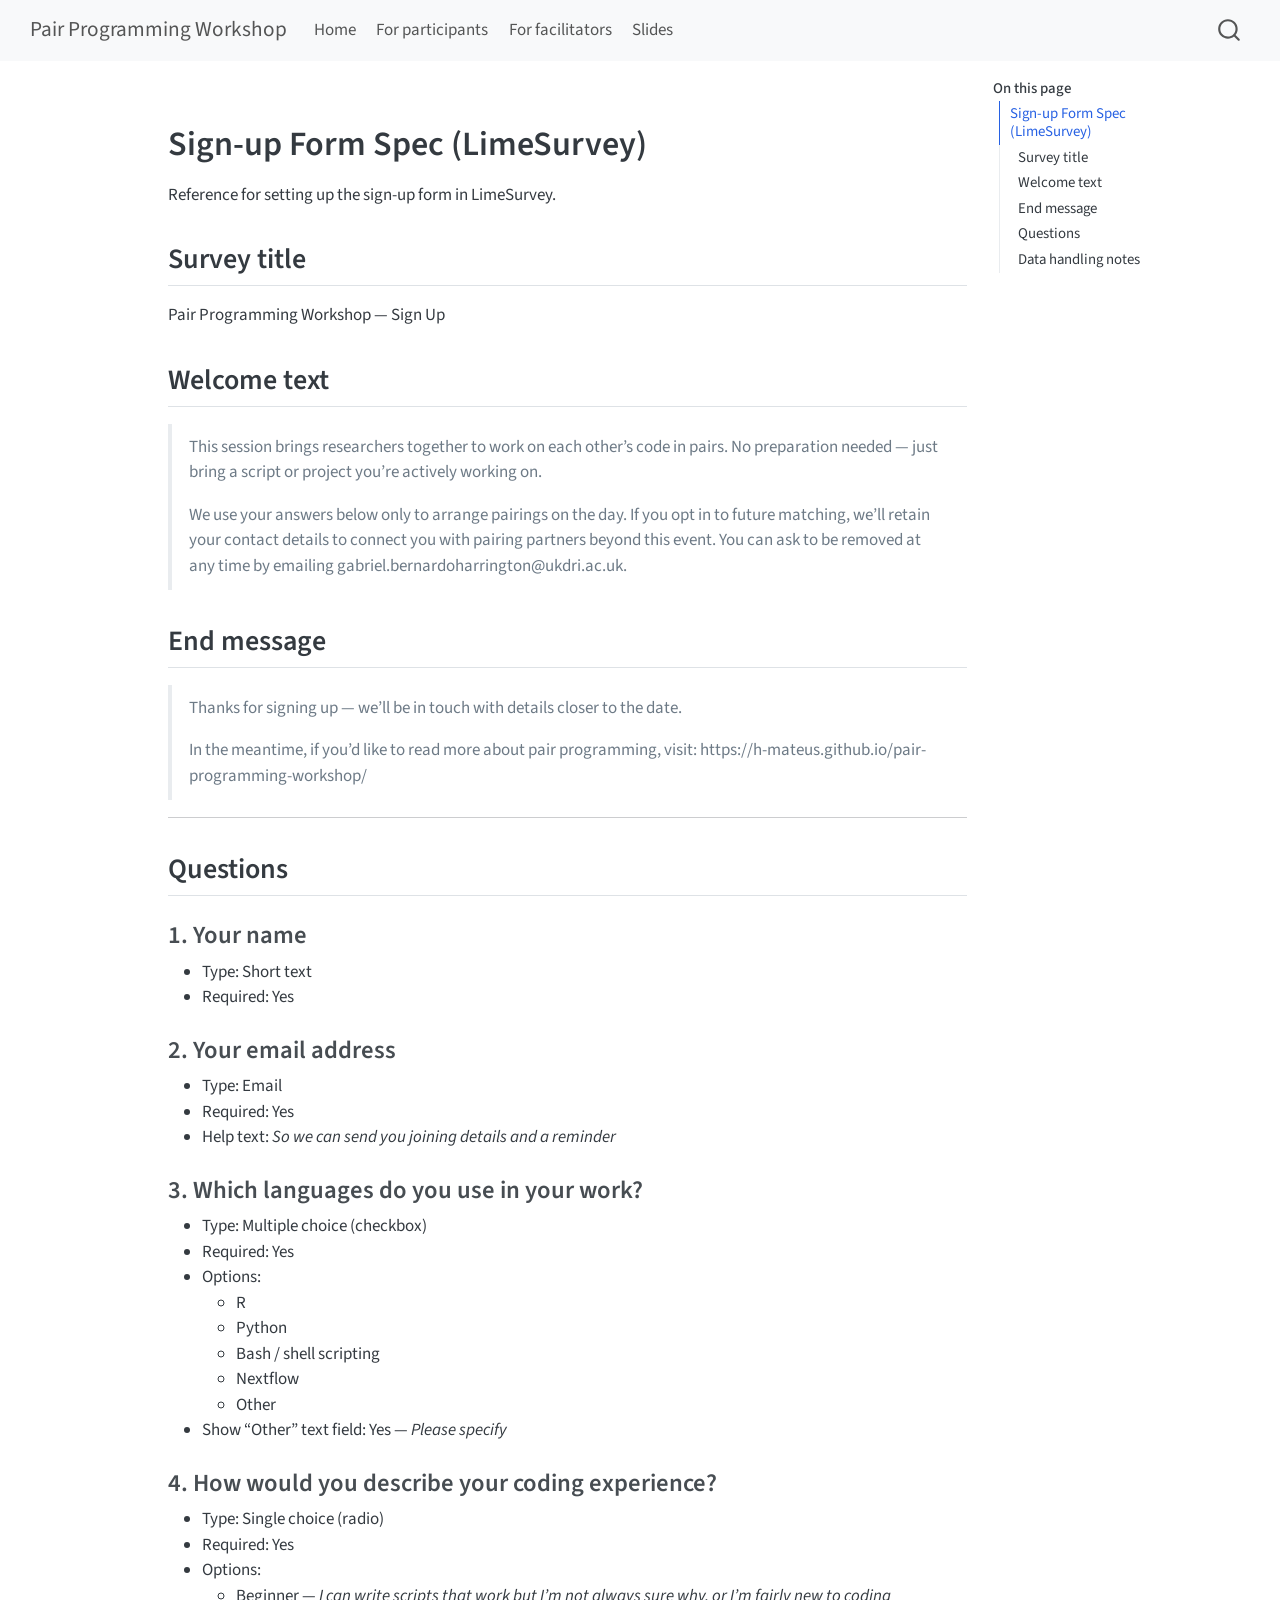
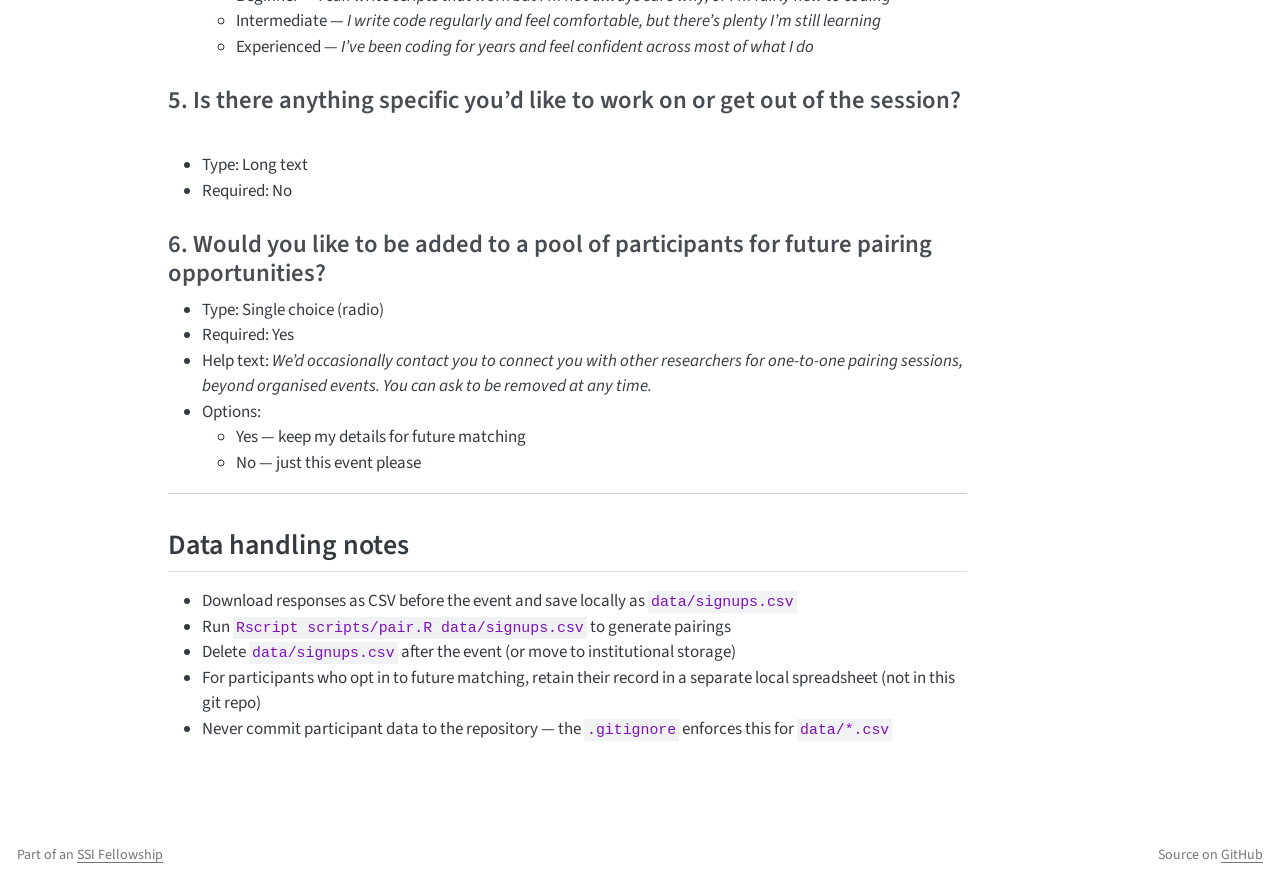
<file: docs/sign-up-form.html>
<!DOCTYPE html>
<html xmlns="http://www.w3.org/1999/xhtml" lang="en" xml:lang="en"><head>

<meta charset="utf-8">
<meta name="generator" content="quarto-1.9.38">

<meta name="viewport" content="width=device-width, initial-scale=1.0, user-scalable=yes">


<title>sign-up-form – Pair Programming Workshop</title>
<style>
/* Default styles provided by pandoc.
** See https://pandoc.org/MANUAL.html#variables-for-html for config info.
*/
code{white-space: pre-wrap;}
span.smallcaps{font-variant: small-caps;}
div.columns{display: flex; gap: min(4vw, 1.5em);}
div.column{flex: auto; overflow-x: auto;}
div.hanging-indent{margin-left: 1.5em; text-indent: -1.5em;}
ul.task-list{list-style: none;}
ul.task-list li input[type="checkbox"] {
  width: 0.8em;
  margin: 0 0.8em 0.2em -1em; /* quarto-specific, see https://github.com/quarto-dev/quarto-cli/issues/4556 */ 
  vertical-align: middle;
}
</style>


<script src="../site_libs/quarto-nav/quarto-nav.js"></script>
<script src="../site_libs/quarto-nav/headroom.min.js"></script>
<script src="../site_libs/clipboard/clipboard.min.js"></script>
<script src="../site_libs/quarto-search/autocomplete.umd.js"></script>
<script src="../site_libs/quarto-search/fuse.min.js"></script>
<script src="../site_libs/quarto-search/quarto-search.js"></script>
<meta name="quarto:offset" content="../">
<script src="../site_libs/quarto-html/quarto.js" type="module"></script>
<script src="../site_libs/quarto-html/tabsets/tabsets.js" type="module"></script>
<script src="../site_libs/quarto-html/popper.min.js"></script>
<script src="../site_libs/quarto-html/tippy.umd.min.js"></script>
<script src="../site_libs/quarto-html/anchor.min.js"></script>
<link href="../site_libs/quarto-html/tippy.css" rel="stylesheet">
<link href="../site_libs/quarto-html/quarto-syntax-highlighting-15634bcf2e68342d4ad2dfa704d543f6.css" rel="stylesheet" id="quarto-text-highlighting-styles">
<script src="../site_libs/bootstrap/bootstrap.min.js"></script>
<link href="../site_libs/bootstrap/bootstrap-icons.css" rel="stylesheet">
<link href="../site_libs/bootstrap/bootstrap-158031087360bce0ff56dc785ce39e06.min.css" rel="stylesheet" append-hash="true" id="quarto-bootstrap" data-mode="light">
<script id="quarto-search-options" type="application/json">{
  "location": "navbar",
  "copy-button": false,
  "collapse-after": 3,
  "panel-placement": "end",
  "type": "overlay",
  "limit": 50,
  "keyboard-shortcut": [
    "f",
    "/",
    "s"
  ],
  "show-item-context": false,
  "language": {
    "search-no-results-text": "No results",
    "search-matching-documents-text": "matching documents",
    "search-copy-link-title": "Copy link to search",
    "search-hide-matches-text": "Hide additional matches",
    "search-more-match-text": "more match in this document",
    "search-more-matches-text": "more matches in this document",
    "search-clear-button-title": "Clear",
    "search-text-placeholder": "",
    "search-detached-cancel-button-title": "Cancel",
    "search-submit-button-title": "Submit",
    "search-label": "Search"
  }
}</script>


<link rel="stylesheet" href="../styles.css">
</head>

<body class="nav-fixed quarto-light">

<div id="quarto-search-results"></div>
  <header id="quarto-header" class="headroom fixed-top">
    <nav class="navbar navbar-expand-lg " data-bs-theme="dark">
      <div class="navbar-container container-fluid">
      <div class="navbar-brand-container mx-auto">
    <a class="navbar-brand" href="../index.html">
    <span class="navbar-title">Pair Programming Workshop</span>
    </a>
  </div>
            <div id="quarto-search" class="" title="Search"></div>
          <button class="navbar-toggler" type="button" data-bs-toggle="collapse" data-bs-target="#navbarCollapse" aria-controls="navbarCollapse" role="menu" aria-expanded="false" aria-label="Toggle navigation" onclick="if (window.quartoToggleHeadroom) { window.quartoToggleHeadroom(); }">
  <span class="navbar-toggler-icon"></span>
</button>
          <div class="collapse navbar-collapse" id="navbarCollapse">
            <ul class="navbar-nav navbar-nav-scroll me-auto">
  <li class="nav-item">
    <a class="nav-link" href="../index.html"> 
<span class="menu-text">Home</span></a>
  </li>  
  <li class="nav-item">
    <a class="nav-link" href="../participant.html"> 
<span class="menu-text">For participants</span></a>
  </li>  
  <li class="nav-item">
    <a class="nav-link" href="../facilitator.html"> 
<span class="menu-text">For facilitators</span></a>
  </li>  
  <li class="nav-item">
    <a class="nav-link" href="../slides.html"> 
<span class="menu-text">Slides</span></a>
  </li>  
</ul>
          </div> <!-- /navcollapse -->
            <div class="quarto-navbar-tools">
</div>
      </div> <!-- /container-fluid -->
    </nav>
</header>
<!-- content -->
<div id="quarto-content" class="quarto-container page-columns page-rows-contents page-layout-article page-navbar">
<!-- sidebar -->
<!-- margin-sidebar -->
    <div id="quarto-margin-sidebar" class="sidebar margin-sidebar">
        <nav id="TOC" role="doc-toc" class="toc-active">
    <h2 id="toc-title">On this page</h2>
   
  <ul>
  <li><a href="#sign-up-form-spec-limesurvey" id="toc-sign-up-form-spec-limesurvey" class="nav-link active" data-scroll-target="#sign-up-form-spec-limesurvey">Sign-up Form Spec (LimeSurvey)</a>
  <ul class="collapse">
  <li><a href="#survey-title" id="toc-survey-title" class="nav-link" data-scroll-target="#survey-title">Survey title</a></li>
  <li><a href="#welcome-text" id="toc-welcome-text" class="nav-link" data-scroll-target="#welcome-text">Welcome text</a></li>
  <li><a href="#end-message" id="toc-end-message" class="nav-link" data-scroll-target="#end-message">End message</a></li>
  <li><a href="#questions" id="toc-questions" class="nav-link" data-scroll-target="#questions">Questions</a>
  <ul class="collapse">
  <li><a href="#your-name" id="toc-your-name" class="nav-link" data-scroll-target="#your-name">1. Your name</a></li>
  <li><a href="#your-email-address" id="toc-your-email-address" class="nav-link" data-scroll-target="#your-email-address">2. Your email address</a></li>
  <li><a href="#which-languages-do-you-use-in-your-work" id="toc-which-languages-do-you-use-in-your-work" class="nav-link" data-scroll-target="#which-languages-do-you-use-in-your-work">3. Which languages do you use in your work?</a></li>
  <li><a href="#how-would-you-describe-your-coding-experience" id="toc-how-would-you-describe-your-coding-experience" class="nav-link" data-scroll-target="#how-would-you-describe-your-coding-experience">4. How would you describe your coding experience?</a></li>
  <li><a href="#is-there-anything-specific-youd-like-to-work-on-or-get-out-of-the-session" id="toc-is-there-anything-specific-youd-like-to-work-on-or-get-out-of-the-session" class="nav-link" data-scroll-target="#is-there-anything-specific-youd-like-to-work-on-or-get-out-of-the-session">5. Is there anything specific you’d like to work on or get out of the session?</a></li>
  <li><a href="#would-you-like-to-be-added-to-a-pool-of-participants-for-future-pairing-opportunities" id="toc-would-you-like-to-be-added-to-a-pool-of-participants-for-future-pairing-opportunities" class="nav-link" data-scroll-target="#would-you-like-to-be-added-to-a-pool-of-participants-for-future-pairing-opportunities">6. Would you like to be added to a pool of participants for future pairing opportunities?</a></li>
  </ul></li>
  <li><a href="#data-handling-notes" id="toc-data-handling-notes" class="nav-link" data-scroll-target="#data-handling-notes">Data handling notes</a></li>
  </ul></li>
  </ul>
</nav>
    </div>
<!-- main -->
<main class="content" id="quarto-document-content"><header id="title-block-header" class="quarto-title-block"></header>




<section id="sign-up-form-spec-limesurvey" class="level1">
<h1>Sign-up Form Spec (LimeSurvey)</h1>
<p>Reference for setting up the sign-up form in LimeSurvey.</p>
<section id="survey-title" class="level2">
<h2 class="anchored" data-anchor-id="survey-title">Survey title</h2>
<p>Pair Programming Workshop — Sign Up</p>
</section>
<section id="welcome-text" class="level2">
<h2 class="anchored" data-anchor-id="welcome-text">Welcome text</h2>
<blockquote class="blockquote">
<p>This session brings researchers together to work on each other’s code in pairs. No preparation needed — just bring a script or project you’re actively working on.</p>
<p>We use your answers below only to arrange pairings on the day. If you opt in to future matching, we’ll retain your contact details to connect you with pairing partners beyond this event. You can ask to be removed at any time by emailing gabriel.bernardoharrington@ukdri.ac.uk.</p>
</blockquote>
</section>
<section id="end-message" class="level2">
<h2 class="anchored" data-anchor-id="end-message">End message</h2>
<blockquote class="blockquote">
<p>Thanks for signing up — we’ll be in touch with details closer to the date.</p>
<p>In the meantime, if you’d like to read more about pair programming, visit: https://h-mateus.github.io/pair-programming-workshop/</p>
</blockquote>
<hr>
</section>
<section id="questions" class="level2">
<h2 class="anchored" data-anchor-id="questions">Questions</h2>
<section id="your-name" class="level3">
<h3 class="anchored" data-anchor-id="your-name">1. Your name</h3>
<ul>
<li>Type: Short text</li>
<li>Required: Yes</li>
</ul>
</section>
<section id="your-email-address" class="level3">
<h3 class="anchored" data-anchor-id="your-email-address">2. Your email address</h3>
<ul>
<li>Type: Email</li>
<li>Required: Yes</li>
<li>Help text: <em>So we can send you joining details and a reminder</em></li>
</ul>
</section>
<section id="which-languages-do-you-use-in-your-work" class="level3">
<h3 class="anchored" data-anchor-id="which-languages-do-you-use-in-your-work">3. Which languages do you use in your work?</h3>
<ul>
<li>Type: Multiple choice (checkbox)</li>
<li>Required: Yes</li>
<li>Options:
<ul>
<li>R</li>
<li>Python</li>
<li>Bash / shell scripting</li>
<li>Nextflow</li>
<li>Other</li>
</ul></li>
<li>Show “Other” text field: Yes — <em>Please specify</em></li>
</ul>
</section>
<section id="how-would-you-describe-your-coding-experience" class="level3">
<h3 class="anchored" data-anchor-id="how-would-you-describe-your-coding-experience">4. How would you describe your coding experience?</h3>
<ul>
<li>Type: Single choice (radio)</li>
<li>Required: Yes</li>
<li>Options:
<ul>
<li>Beginner — <em>I can write scripts that work but I’m not always sure why, or I’m fairly new to coding</em></li>
<li>Intermediate — <em>I write code regularly and feel comfortable, but there’s plenty I’m still learning</em></li>
<li>Experienced — <em>I’ve been coding for years and feel confident across most of what I do</em></li>
</ul></li>
</ul>
</section>
<section id="is-there-anything-specific-youd-like-to-work-on-or-get-out-of-the-session" class="level3">
<h3 class="anchored" data-anchor-id="is-there-anything-specific-youd-like-to-work-on-or-get-out-of-the-session">5. Is there anything specific you’d like to work on or get out of the session?</h3>
<ul>
<li>Type: Long text</li>
<li>Required: No</li>
</ul>
</section>
<section id="would-you-like-to-be-added-to-a-pool-of-participants-for-future-pairing-opportunities" class="level3">
<h3 class="anchored" data-anchor-id="would-you-like-to-be-added-to-a-pool-of-participants-for-future-pairing-opportunities">6. Would you like to be added to a pool of participants for future pairing opportunities?</h3>
<ul>
<li>Type: Single choice (radio)</li>
<li>Required: Yes</li>
<li>Help text: <em>We’d occasionally contact you to connect you with other researchers for one-to-one pairing sessions, beyond organised events. You can ask to be removed at any time.</em></li>
<li>Options:
<ul>
<li>Yes — keep my details for future matching</li>
<li>No — just this event please</li>
</ul></li>
</ul>
<hr>
</section>
</section>
<section id="data-handling-notes" class="level2">
<h2 class="anchored" data-anchor-id="data-handling-notes">Data handling notes</h2>
<ul>
<li>Download responses as CSV before the event and save locally as <code>data/signups.csv</code></li>
<li>Run <code>Rscript scripts/pair.R data/signups.csv</code> to generate pairings</li>
<li>Delete <code>data/signups.csv</code> after the event (or move to institutional storage)</li>
<li>For participants who opt in to future matching, retain their record in a separate local spreadsheet (not in this git repo)</li>
<li>Never commit participant data to the repository — the <code>.gitignore</code> enforces this for <code>data/*.csv</code></li>
</ul>


</section>
</section>

</main> <!-- /main -->
<script id="quarto-html-after-body" type="application/javascript">
  window.document.addEventListener("DOMContentLoaded", function (event) {
    const icon = "";
    const anchorJS = new window.AnchorJS();
    anchorJS.options = {
      placement: 'right',
      icon: icon
    };
    anchorJS.add('.anchored');
    const isCodeAnnotation = (el) => {
      for (const clz of el.classList) {
        if (clz.startsWith('code-annotation-')) {                     
          return true;
        }
      }
      return false;
    }
    const onCopySuccess = function(e) {
      // button target
      const button = e.trigger;
      // don't keep focus
      button.blur();
      // flash "checked"
      button.classList.add('code-copy-button-checked');
      var currentTitle = button.getAttribute("title");
      button.setAttribute("title", "Copied!");
      let tooltip;
      if (window.bootstrap) {
        button.setAttribute("data-bs-toggle", "tooltip");
        button.setAttribute("data-bs-placement", "left");
        button.setAttribute("data-bs-title", "Copied!");
        tooltip = new bootstrap.Tooltip(button, 
          { trigger: "manual", 
            customClass: "code-copy-button-tooltip",
            offset: [0, -8]});
        tooltip.show();    
      }
      setTimeout(function() {
        if (tooltip) {
          tooltip.hide();
          button.removeAttribute("data-bs-title");
          button.removeAttribute("data-bs-toggle");
          button.removeAttribute("data-bs-placement");
        }
        button.setAttribute("title", currentTitle);
        button.classList.remove('code-copy-button-checked');
      }, 1000);
      // clear code selection
      e.clearSelection();
    }
    const getTextToCopy = function(trigger) {
      const outerScaffold = trigger.parentElement.cloneNode(true);
      const codeEl = outerScaffold.querySelector('code');
      for (const childEl of codeEl.children) {
        if (isCodeAnnotation(childEl)) {
          childEl.remove();
        }
      }
      return codeEl.innerText;
    }
    const clipboard = new window.ClipboardJS('.code-copy-button:not([data-in-quarto-modal])', {
      text: getTextToCopy
    });
    clipboard.on('success', onCopySuccess);
    if (window.document.getElementById('quarto-embedded-source-code-modal')) {
      const clipboardModal = new window.ClipboardJS('.code-copy-button[data-in-quarto-modal]', {
        text: getTextToCopy,
        container: window.document.getElementById('quarto-embedded-source-code-modal')
      });
      clipboardModal.on('success', onCopySuccess);
    }
      var localhostRegex = new RegExp(/^(?:http|https):\/\/localhost\:?[0-9]*\//);
      var mailtoRegex = new RegExp(/^mailto:/);
        var filterRegex = new RegExp("https:\/\/H-Mateus\.github\.io\/pair-programming-workshop\/");
      var isInternal = (href) => {
          return filterRegex.test(href) || localhostRegex.test(href) || mailtoRegex.test(href);
      }
      // Inspect non-navigation links and adorn them if external
     var links = window.document.querySelectorAll('a[href]:not(.nav-link):not(.navbar-brand):not(.toc-action):not(.sidebar-link):not(.sidebar-item-toggle):not(.pagination-link):not(.no-external):not([aria-hidden]):not(.dropdown-item):not(.quarto-navigation-tool):not(.about-link)');
      for (var i=0; i<links.length; i++) {
        const link = links[i];
        if (!isInternal(link.href)) {
          // undo the damage that might have been done by quarto-nav.js in the case of
          // links that we want to consider external
          if (link.dataset.originalHref !== undefined) {
            link.href = link.dataset.originalHref;
          }
        }
      }
    function tippyHover(el, contentFn, onTriggerFn, onUntriggerFn) {
      const config = {
        allowHTML: true,
        maxWidth: 500,
        delay: 100,
        arrow: false,
        appendTo: function(el) {
            return el.parentElement;
        },
        interactive: true,
        interactiveBorder: 10,
        theme: 'quarto',
        placement: 'bottom-start',
      };
      if (contentFn) {
        config.content = contentFn;
      }
      if (onTriggerFn) {
        config.onTrigger = onTriggerFn;
      }
      if (onUntriggerFn) {
        config.onUntrigger = onUntriggerFn;
      }
      window.tippy(el, config); 
    }
    const noterefs = window.document.querySelectorAll('a[role="doc-noteref"]');
    for (var i=0; i<noterefs.length; i++) {
      const ref = noterefs[i];
      tippyHover(ref, function() {
        // use id or data attribute instead here
        let href = ref.getAttribute('data-footnote-href') || ref.getAttribute('href');
        try { href = new URL(href).hash; } catch {}
        const id = href.replace(/^#\/?/, "");
        const note = window.document.getElementById(id);
        if (note) {
          return note.innerHTML;
        } else {
          return "";
        }
      });
    }
    const xrefs = window.document.querySelectorAll('a.quarto-xref');
    const processXRef = (id, note) => {
      // Strip column container classes
      const stripColumnClz = (el) => {
        el.classList.remove("page-full", "page-columns");
        if (el.children) {
          for (const child of el.children) {
            stripColumnClz(child);
          }
        }
      }
      stripColumnClz(note)
      if (id === null || id.startsWith('sec-')) {
        // Special case sections, only their first couple elements
        const container = document.createElement("div");
        if (note.children && note.children.length > 2) {
          container.appendChild(note.children[0].cloneNode(true));
          for (let i = 1; i < note.children.length; i++) {
            const child = note.children[i];
            if (child.tagName === "P" && child.innerText === "") {
              continue;
            } else {
              container.appendChild(child.cloneNode(true));
              break;
            }
          }
          if (window.Quarto?.typesetMath) {
            window.Quarto.typesetMath(container);
          }
          return container.innerHTML
        } else {
          if (window.Quarto?.typesetMath) {
            window.Quarto.typesetMath(note);
          }
          return note.innerHTML;
        }
      } else {
        // Remove any anchor links if they are present
        const anchorLink = note.querySelector('a.anchorjs-link');
        if (anchorLink) {
          anchorLink.remove();
        }
        if (window.Quarto?.typesetMath) {
          window.Quarto.typesetMath(note);
        }
        if (note.classList.contains("callout")) {
          return note.outerHTML;
        } else {
          return note.innerHTML;
        }
      }
    }
    for (var i=0; i<xrefs.length; i++) {
      const xref = xrefs[i];
      tippyHover(xref, undefined, function(instance) {
        instance.disable();
        let url = xref.getAttribute('href');
        let hash = undefined; 
        if (url.startsWith('#')) {
          hash = url;
        } else {
          try { hash = new URL(url).hash; } catch {}
        }
        if (hash) {
          const id = hash.replace(/^#\/?/, "");
          const note = window.document.getElementById(id);
          if (note !== null) {
            try {
              const html = processXRef(id, note.cloneNode(true));
              instance.setContent(html);
            } finally {
              instance.enable();
              instance.show();
            }
          } else {
            // See if we can fetch this
            fetch(url.split('#')[0])
            .then(res => res.text())
            .then(html => {
              const parser = new DOMParser();
              const htmlDoc = parser.parseFromString(html, "text/html");
              const note = htmlDoc.getElementById(id);
              if (note !== null) {
                const html = processXRef(id, note);
                instance.setContent(html);
              } 
            }).finally(() => {
              instance.enable();
              instance.show();
            });
          }
        } else {
          // See if we can fetch a full url (with no hash to target)
          // This is a special case and we should probably do some content thinning / targeting
          fetch(url)
          .then(res => res.text())
          .then(html => {
            const parser = new DOMParser();
            const htmlDoc = parser.parseFromString(html, "text/html");
            const note = htmlDoc.querySelector('main.content');
            if (note !== null) {
              // This should only happen for chapter cross references
              // (since there is no id in the URL)
              // remove the first header
              if (note.children.length > 0 && note.children[0].tagName === "HEADER") {
                note.children[0].remove();
              }
              const html = processXRef(null, note);
              instance.setContent(html);
            } 
          }).finally(() => {
            instance.enable();
            instance.show();
          });
        }
      }, function(instance) {
      });
    }
        let selectedAnnoteEl;
        const selectorForAnnotation = ( cell, annotation) => {
          let cellAttr = 'data-code-cell="' + cell + '"';
          let lineAttr = 'data-code-annotation="' +  annotation + '"';
          const selector = 'span[' + cellAttr + '][' + lineAttr + ']';
          return selector;
        }
        const selectCodeLines = (annoteEl) => {
          const doc = window.document;
          const targetCell = annoteEl.getAttribute("data-target-cell");
          const targetAnnotation = annoteEl.getAttribute("data-target-annotation");
          const annoteSpan = window.document.querySelector(selectorForAnnotation(targetCell, targetAnnotation));
          const lines = annoteSpan.getAttribute("data-code-lines").split(",");
          const lineIds = lines.map((line) => {
            return targetCell + "-" + line;
          })
          let top = null;
          let height = null;
          let parent = null;
          if (lineIds.length > 0) {
              //compute the position of the single el (top and bottom and make a div)
              const el = window.document.getElementById(lineIds[0]);
              top = el.offsetTop;
              height = el.offsetHeight;
              parent = el.parentElement.parentElement;
            if (lineIds.length > 1) {
              const lastEl = window.document.getElementById(lineIds[lineIds.length - 1]);
              const bottom = lastEl.offsetTop + lastEl.offsetHeight;
              height = bottom - top;
            }
            if (top !== null && height !== null && parent !== null) {
              // cook up a div (if necessary) and position it 
              let div = window.document.getElementById("code-annotation-line-highlight");
              if (div === null) {
                div = window.document.createElement("div");
                div.setAttribute("id", "code-annotation-line-highlight");
                div.style.position = 'absolute';
                parent.appendChild(div);
              }
              div.style.top = top - 2 + "px";
              div.style.height = height + 4 + "px";
              div.style.left = 0;
              let gutterDiv = window.document.getElementById("code-annotation-line-highlight-gutter");
              if (gutterDiv === null) {
                gutterDiv = window.document.createElement("div");
                gutterDiv.setAttribute("id", "code-annotation-line-highlight-gutter");
                gutterDiv.style.position = 'absolute';
                const codeCell = window.document.getElementById(targetCell);
                const gutter = codeCell.querySelector('.code-annotation-gutter');
                gutter.appendChild(gutterDiv);
              }
              gutterDiv.style.top = top - 2 + "px";
              gutterDiv.style.height = height + 4 + "px";
            }
            selectedAnnoteEl = annoteEl;
          }
        };
        const unselectCodeLines = () => {
          const elementsIds = ["code-annotation-line-highlight", "code-annotation-line-highlight-gutter"];
          elementsIds.forEach((elId) => {
            const div = window.document.getElementById(elId);
            if (div) {
              div.remove();
            }
          });
          selectedAnnoteEl = undefined;
        };
          // Handle positioning of the toggle
      window.addEventListener(
        "resize",
        throttle(() => {
          elRect = undefined;
          if (selectedAnnoteEl) {
            selectCodeLines(selectedAnnoteEl);
          }
        }, 10)
      );
      function throttle(fn, ms) {
      let throttle = false;
      let timer;
        return (...args) => {
          if(!throttle) { // first call gets through
              fn.apply(this, args);
              throttle = true;
          } else { // all the others get throttled
              if(timer) clearTimeout(timer); // cancel #2
              timer = setTimeout(() => {
                fn.apply(this, args);
                timer = throttle = false;
              }, ms);
          }
        };
      }
        // Attach click handler to the DT
        const annoteDls = window.document.querySelectorAll('dt[data-target-cell]');
        for (const annoteDlNode of annoteDls) {
          annoteDlNode.addEventListener('click', (event) => {
            const clickedEl = event.target;
            if (clickedEl !== selectedAnnoteEl) {
              unselectCodeLines();
              const activeEl = window.document.querySelector('dt[data-target-cell].code-annotation-active');
              if (activeEl) {
                activeEl.classList.remove('code-annotation-active');
              }
              selectCodeLines(clickedEl);
              clickedEl.classList.add('code-annotation-active');
            } else {
              // Unselect the line
              unselectCodeLines();
              clickedEl.classList.remove('code-annotation-active');
            }
          });
        }
    const findCites = (el) => {
      const parentEl = el.parentElement;
      if (parentEl) {
        const cites = parentEl.dataset.cites;
        if (cites) {
          return {
            el,
            cites: cites.split(' ')
          };
        } else {
          return findCites(el.parentElement)
        }
      } else {
        return undefined;
      }
    };
    var bibliorefs = window.document.querySelectorAll('a[role="doc-biblioref"]');
    for (var i=0; i<bibliorefs.length; i++) {
      const ref = bibliorefs[i];
      const citeInfo = findCites(ref);
      if (citeInfo) {
        tippyHover(citeInfo.el, function() {
          var popup = window.document.createElement('div');
          citeInfo.cites.forEach(function(cite) {
            var citeDiv = window.document.createElement('div');
            citeDiv.classList.add('hanging-indent');
            citeDiv.classList.add('csl-entry');
            var biblioDiv = window.document.getElementById('ref-' + cite);
            if (biblioDiv) {
              citeDiv.innerHTML = biblioDiv.innerHTML;
            }
            popup.appendChild(citeDiv);
          });
          return popup.innerHTML;
        });
      }
    }
  });
  </script>
</div> <!-- /content -->
<footer class="footer">
  <div class="nav-footer">
    <div class="nav-footer-left">
<p>Part of an <a href="https://www.software.ac.uk/fellowships">SSI Fellowship</a></p>
</div>   
    <div class="nav-footer-center">
      &nbsp;
    </div>
    <div class="nav-footer-right">
<p>Source on <a href="https://github.com/h-mateus/pair-programming-workshop">GitHub</a></p>
</div>
  </div>
</footer>




</body></html>
</file>
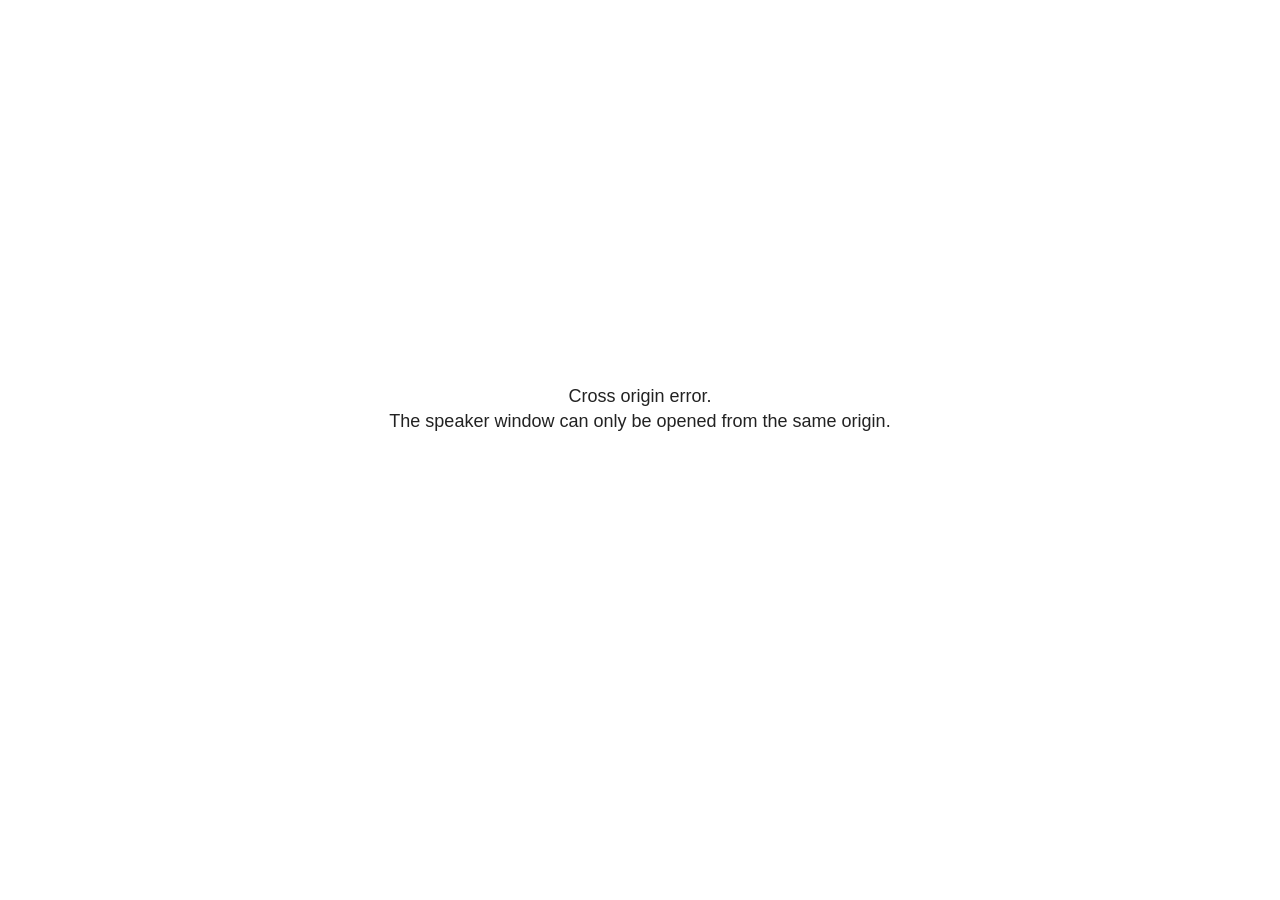
<file: site_libs/revealjs/plugin/notes/speaker-view.html>
<!--
	NOTE: You need to build the notes plugin after making changes to this file.
-->
<html lang="en">
	<head>
		<meta charset="utf-8">

		<title>reveal.js - Speaker View</title>

		<style>
			body {
				font-family: Helvetica;
				font-size: 18px;
			}

			#current-slide,
			#upcoming-slide,
			#speaker-controls {
				padding: 6px;
				box-sizing: border-box;
				-moz-box-sizing: border-box;
			}

			#current-slide iframe,
			#upcoming-slide iframe {
				width: 100%;
				height: 100%;
				border: 1px solid #ddd;
			}

			#current-slide .label,
			#upcoming-slide .label {
				position: absolute;
				top: 10px;
				left: 10px;
				z-index: 2;
			}

			#connection-status {
				position: absolute;
				top: 0;
				left: 0;
				width: 100%;
				height: 100%;
				z-index: 20;
				padding: 30% 20% 20% 20%;
				font-size: 18px;
				color: #222;
				background: #fff;
				text-align: center;
				box-sizing: border-box;
				line-height: 1.4;
			}

			.overlay-element {
				height: 34px;
				line-height: 34px;
				padding: 0 10px;
				text-shadow: none;
				background: rgba( 220, 220, 220, 0.8 );
				color: #222;
				font-size: 14px;
			}

			.overlay-element.interactive:hover {
				background: rgba( 220, 220, 220, 1 );
			}

			#current-slide {
				position: absolute;
				width: 60%;
				height: 100%;
				top: 0;
				left: 0;
				padding-right: 0;
			}

			#upcoming-slide {
				position: absolute;
				width: 40%;
				height: 40%;
				right: 0;
				top: 0;
			}

			/* Speaker controls */
			#speaker-controls {
				position: absolute;
				top: 40%;
				right: 0;
				width: 40%;
				height: 60%;
				overflow: auto;
				font-size: 18px;
			}

				.speaker-controls-time.hidden,
				.speaker-controls-notes.hidden {
					display: none;
				}

				.speaker-controls-time .label,
				.speaker-controls-pace .label,
				.speaker-controls-notes .label {
					text-transform: uppercase;
					font-weight: normal;
					font-size: 0.66em;
					color: #666;
					margin: 0;
				}

				.speaker-controls-time, .speaker-controls-pace {
					border-bottom: 1px solid rgba( 200, 200, 200, 0.5 );
					margin-bottom: 10px;
					padding: 10px 16px;
					padding-bottom: 20px;
					cursor: pointer;
				}

				.speaker-controls-time .reset-button {
					opacity: 0;
					float: right;
					color: #666;
					text-decoration: none;
				}
				.speaker-controls-time:hover .reset-button {
					opacity: 1;
				}

				.speaker-controls-time .timer,
				.speaker-controls-time .clock {
					width: 50%;
				}

				.speaker-controls-time .timer,
				.speaker-controls-time .clock,
				.speaker-controls-time .pacing .hours-value,
				.speaker-controls-time .pacing .minutes-value,
				.speaker-controls-time .pacing .seconds-value {
					font-size: 1.9em;
				}

				.speaker-controls-time .timer {
					float: left;
				}

				.speaker-controls-time .clock {
					float: right;
					text-align: right;
				}

				.speaker-controls-time span.mute {
					opacity: 0.3;
				}

				.speaker-controls-time .pacing-title {
					margin-top: 5px;
				}

				.speaker-controls-time .pacing.ahead {
					color: blue;
				}

				.speaker-controls-time .pacing.on-track {
					color: green;
				}

				.speaker-controls-time .pacing.behind {
					color: red;
				}

				.speaker-controls-notes {
					padding: 10px 16px;
				}

				.speaker-controls-notes .value {
					margin-top: 5px;
					line-height: 1.4;
					font-size: 1.2em;
				}

			/* Layout selector */
			#speaker-layout {
				position: absolute;
				top: 10px;
				right: 10px;
				color: #222;
				z-index: 10;
			}
				#speaker-layout select {
					position: absolute;
					width: 100%;
					height: 100%;
					top: 0;
					left: 0;
					border: 0;
					box-shadow: 0;
					cursor: pointer;
					opacity: 0;

					font-size: 1em;
					background-color: transparent;

					-moz-appearance: none;
					-webkit-appearance: none;
					-webkit-tap-highlight-color: rgba(0, 0, 0, 0);
				}

				#speaker-layout select:focus {
					outline: none;
					box-shadow: none;
				}

			.clear {
				clear: both;
			}

			/* Speaker layout: Wide */
			body[data-speaker-layout="wide"] #current-slide,
			body[data-speaker-layout="wide"] #upcoming-slide {
				width: 50%;
				height: 45%;
				padding: 6px;
			}

			body[data-speaker-layout="wide"] #current-slide {
				top: 0;
				left: 0;
			}

			body[data-speaker-layout="wide"] #upcoming-slide {
				top: 0;
				left: 50%;
			}

			body[data-speaker-layout="wide"] #speaker-controls {
				top: 45%;
				left: 0;
				width: 100%;
				height: 50%;
				font-size: 1.25em;
			}

			/* Speaker layout: Tall */
			body[data-speaker-layout="tall"] #current-slide,
			body[data-speaker-layout="tall"] #upcoming-slide {
				width: 45%;
				height: 50%;
				padding: 6px;
			}

			body[data-speaker-layout="tall"] #current-slide {
				top: 0;
				left: 0;
			}

			body[data-speaker-layout="tall"] #upcoming-slide {
				top: 50%;
				left: 0;
			}

			body[data-speaker-layout="tall"] #speaker-controls {
				padding-top: 40px;
				top: 0;
				left: 45%;
				width: 55%;
				height: 100%;
				font-size: 1.25em;
			}

			/* Speaker layout: Notes only */
			body[data-speaker-layout="notes-only"] #current-slide,
			body[data-speaker-layout="notes-only"] #upcoming-slide {
				display: none;
			}

			body[data-speaker-layout="notes-only"] #speaker-controls {
				padding-top: 40px;
				top: 0;
				left: 0;
				width: 100%;
				height: 100%;
				font-size: 1.25em;
			}

			@media screen and (max-width: 1080px) {
				body[data-speaker-layout="default"] #speaker-controls {
					font-size: 16px;
				}
			}

			@media screen and (max-width: 900px) {
				body[data-speaker-layout="default"] #speaker-controls {
					font-size: 14px;
				}
			}

			@media screen and (max-width: 800px) {
				body[data-speaker-layout="default"] #speaker-controls {
					font-size: 12px;
				}
			}

		</style>
	</head>

	<body>

		<div id="connection-status">Loading speaker view...</div>

		<div id="current-slide"></div>
		<div id="upcoming-slide"><span class="overlay-element label">Upcoming</span></div>
		<div id="speaker-controls">
			<div class="speaker-controls-time">
				<h4 class="label">Time <span class="reset-button">Click to Reset</span></h4>
				<div class="clock">
					<span class="clock-value">0:00 AM</span>
				</div>
				<div class="timer">
					<span class="hours-value">00</span><span class="minutes-value">:00</span><span class="seconds-value">:00</span>
				</div>
				<div class="clear"></div>

				<h4 class="label pacing-title" style="display: none">Pacing – Time to finish current slide</h4>
				<div class="pacing" style="display: none">
					<span class="hours-value">00</span><span class="minutes-value">:00</span><span class="seconds-value">:00</span>
				</div>
			</div>

			<div class="speaker-controls-notes hidden">
				<h4 class="label">Notes</h4>
				<div class="value"></div>
			</div>
		</div>
		<div id="speaker-layout" class="overlay-element interactive">
			<span class="speaker-layout-label"></span>
			<select class="speaker-layout-dropdown"></select>
		</div>

		<script>

			(function() {

				var notes,
					notesValue,
					currentState,
					currentSlide,
					upcomingSlide,
					layoutLabel,
					layoutDropdown,
					pendingCalls = {},
					lastRevealApiCallId = 0,
					connected = false

				var connectionStatus = document.querySelector( '#connection-status' );

				var SPEAKER_LAYOUTS = {
					'default': 'Default',
					'wide': 'Wide',
					'tall': 'Tall',
					'notes-only': 'Notes only'
				};

				setupLayout();

				let openerOrigin;

				try {
					openerOrigin = window.opener.location.origin;
				}
				catch ( error ) { console.warn( error ) }

				// In order to prevent XSS, the speaker view will only run if its
				// opener has the same origin as itself
				if( window.location.origin !== openerOrigin ) {
					connectionStatus.innerHTML = 'Cross origin error.<br>The speaker window can only be opened from the same origin.';
					return;
				}

				var connectionTimeout = setTimeout( function() {
					connectionStatus.innerHTML = 'Error connecting to main window.<br>Please try closing and reopening the speaker view.';
				}, 5000 );

				window.addEventListener( 'message', function( event ) {

					// Validate the origin of all messages to avoid parsing messages
					// that aren't meant for us. Ignore when running off file:// so
					// that the speaker view continues to work without a web server.
					if( window.location.origin !== event.origin && window.location.origin !== 'file://' ) {
						return
					}

					clearTimeout( connectionTimeout );
					connectionStatus.style.display = 'none';

					var data = JSON.parse( event.data );

					// The overview mode is only useful to the reveal.js instance
					// where navigation occurs so we don't sync it
					if( data.state ) delete data.state.overview;

					// Messages sent by the notes plugin inside of the main window
					if( data && data.namespace === 'reveal-notes' ) {
						if( data.type === 'connect' ) {
							handleConnectMessage( data );
						}
						else if( data.type === 'state' ) {
							handleStateMessage( data );
						}
						else if( data.type === 'return' ) {
							pendingCalls[data.callId](data.result);
							delete pendingCalls[data.callId];
						}
					}
					// Messages sent by the reveal.js inside of the current slide preview
					else if( data && data.namespace === 'reveal' ) {
						if( /ready/.test( data.eventName ) ) {
							// Send a message back to notify that the handshake is complete
							window.opener.postMessage( JSON.stringify({ namespace: 'reveal-notes', type: 'connected'} ), '*' );
						}
						else if( /slidechanged|fragmentshown|fragmenthidden|paused|resumed/.test( data.eventName ) && currentState !== JSON.stringify( data.state ) ) {

							dispatchStateToMainWindow( data.state );

						}
					}

				} );

				/**
				 * Updates the presentation in the main window to match the state
				 * of the presentation in the notes window.
				 */
				const dispatchStateToMainWindow = debounce(( state ) => {
					window.opener.postMessage( JSON.stringify({ method: 'setState', args: [ state ]} ), '*' );
				}, 500);

				/**
				 * Asynchronously calls the Reveal.js API of the main frame.
				 */
				function callRevealApi( methodName, methodArguments, callback ) {

					var callId = ++lastRevealApiCallId;
					pendingCalls[callId] = callback;
					window.opener.postMessage( JSON.stringify( {
						namespace: 'reveal-notes',
						type: 'call',
						callId: callId,
						methodName: methodName,
						arguments: methodArguments
					} ), '*' );

				}

				/**
				 * Called when the main window is trying to establish a
				 * connection.
				 */
				function handleConnectMessage( data ) {

					if( connected === false ) {
						connected = true;

						setupIframes( data );
						setupKeyboard();
						setupNotes();
						setupTimer();
						setupHeartbeat();
					}

				}

				/**
				 * Called when the main window sends an updated state.
				 */
				function handleStateMessage( data ) {

					// Store the most recently set state to avoid circular loops
					// applying the same state
					currentState = JSON.stringify( data.state );

					// No need for updating the notes in case of fragment changes
					if ( data.notes ) {
						notes.classList.remove( 'hidden' );
						notesValue.style.whiteSpace = data.whitespace;
						if( data.markdown ) {
							notesValue.innerHTML = marked( data.notes );
						}
						else {
							notesValue.innerHTML = data.notes;
						}
					}
					else {
						notes.classList.add( 'hidden' );
					}

					// Update the note slides
					currentSlide.contentWindow.postMessage( JSON.stringify({ method: 'setState', args: [ data.state ] }), '*' );
					upcomingSlide.contentWindow.postMessage( JSON.stringify({ method: 'setState', args: [ data.state ] }), '*' );
					upcomingSlide.contentWindow.postMessage( JSON.stringify({ method: 'next' }), '*' );

				}

				// Limit to max one state update per X ms
				handleStateMessage = debounce( handleStateMessage, 200 );

				/**
				 * Forward keyboard events to the current slide window.
				 * This enables keyboard events to work even if focus
				 * isn't set on the current slide iframe.
				 *
				 * Block F5 default handling, it reloads and disconnects
				 * the speaker notes window.
				 */
				function setupKeyboard() {

					document.addEventListener( 'keydown', function( event ) {
						if( event.keyCode === 116 || ( event.metaKey && event.keyCode === 82 ) ) {
							event.preventDefault();
							return false;
						}
						currentSlide.contentWindow.postMessage( JSON.stringify({ method: 'triggerKey', args: [ event.keyCode ] }), '*' );
					} );

				}

				/**
				 * Creates the preview iframes.
				 */
				function setupIframes( data ) {

					var params = [
						'receiver',
						'progress=false',
						'history=false',
						'transition=none',
						'autoSlide=0',
						'backgroundTransition=none'
					].join( '&' );

					var urlSeparator = /\?/.test(data.url) ? '&' : '?';
					var hash = '#/' + data.state.indexh + '/' + data.state.indexv;
					var currentURL = data.url + urlSeparator + params + '&scrollActivationWidth=false&postMessageEvents=true' + hash;
					var upcomingURL = data.url + urlSeparator + params + '&scrollActivationWidth=false&controls=false' + hash;

					currentSlide = document.createElement( 'iframe' );
					currentSlide.setAttribute( 'width', 1280 );
					currentSlide.setAttribute( 'height', 1024 );
					currentSlide.setAttribute( 'src', currentURL );
					document.querySelector( '#current-slide' ).appendChild( currentSlide );

					upcomingSlide = document.createElement( 'iframe' );
					upcomingSlide.setAttribute( 'width', 640 );
					upcomingSlide.setAttribute( 'height', 512 );
					upcomingSlide.setAttribute( 'src', upcomingURL );
					document.querySelector( '#upcoming-slide' ).appendChild( upcomingSlide );

				}

				/**
				 * Setup the notes UI.
				 */
				function setupNotes() {

					notes = document.querySelector( '.speaker-controls-notes' );
					notesValue = document.querySelector( '.speaker-controls-notes .value' );

				}

				/**
				 * We send out a heartbeat at all times to ensure we can
				 * reconnect with the main presentation window after reloads.
				 */
				function setupHeartbeat() {

					setInterval( () => {
						window.opener.postMessage( JSON.stringify({ namespace: 'reveal-notes', type: 'heartbeat'} ), '*' );
					}, 1000 );

				}

				function getTimings( callback ) {

					callRevealApi( 'getSlidesAttributes', [], function ( slideAttributes ) {
						callRevealApi( 'getConfig', [], function ( config ) {
							var totalTime = config.totalTime;
							var minTimePerSlide = config.minimumTimePerSlide || 0;
							var defaultTiming = config.defaultTiming;
							if ((defaultTiming == null) && (totalTime == null)) {
								callback(null);
								return;
							}
							// Setting totalTime overrides defaultTiming
							if (totalTime) {
								defaultTiming = 0;
							}
							var timings = [];
							for ( var i in slideAttributes ) {
								var slide = slideAttributes[ i ];
								var timing = defaultTiming;
								if( slide.hasOwnProperty( 'data-timing' )) {
									var t = slide[ 'data-timing' ];
									timing = parseInt(t);
									if( isNaN(timing) ) {
										console.warn("Could not parse timing '" + t + "' of slide " + i + "; using default of " + defaultTiming);
										timing = defaultTiming;
									}
								}
								timings.push(timing);
							}
							if ( totalTime ) {
								// After we've allocated time to individual slides, we summarize it and
								// subtract it from the total time
								var remainingTime = totalTime - timings.reduce( function(a, b) { return a + b; }, 0 );
								// The remaining time is divided by the number of slides that have 0 seconds
								// allocated at the moment, giving the average time-per-slide on the remaining slides
								var remainingSlides = (timings.filter( function(x) { return x == 0 }) ).length
								var timePerSlide = Math.round( remainingTime / remainingSlides, 0 )
								// And now we replace every zero-value timing with that average
								timings = timings.map( function(x) { return (x==0 ? timePerSlide : x) } );
							}
							var slidesUnderMinimum = timings.filter( function(x) { return (x < minTimePerSlide) } ).length
							if ( slidesUnderMinimum ) {
								message = "The pacing time for " + slidesUnderMinimum + " slide(s) is under the configured minimum of " + minTimePerSlide + " seconds. Check the data-timing attribute on individual slides, or consider increasing the totalTime or minimumTimePerSlide configuration options (or removing some slides).";
								alert(message);
							}
							callback( timings );
						} );
					} );

				}

				/**
				 * Return the number of seconds allocated for presenting
				 * all slides up to and including this one.
				 */
				function getTimeAllocated( timings, callback ) {

					callRevealApi( 'getSlidePastCount', [], function ( currentSlide ) {
						var allocated = 0;
						for (var i in timings.slice(0, currentSlide + 1)) {
							allocated += timings[i];
						}
						callback( allocated );
					} );

				}

				/**
				 * Create the timer and clock and start updating them
				 * at an interval.
				 */
				function setupTimer() {

					var start = new Date(),
					timeEl = document.querySelector( '.speaker-controls-time' ),
					clockEl = timeEl.querySelector( '.clock-value' ),
					hoursEl = timeEl.querySelector( '.hours-value' ),
					minutesEl = timeEl.querySelector( '.minutes-value' ),
					secondsEl = timeEl.querySelector( '.seconds-value' ),
					pacingTitleEl = timeEl.querySelector( '.pacing-title' ),
					pacingEl = timeEl.querySelector( '.pacing' ),
					pacingHoursEl = pacingEl.querySelector( '.hours-value' ),
					pacingMinutesEl = pacingEl.querySelector( '.minutes-value' ),
					pacingSecondsEl = pacingEl.querySelector( '.seconds-value' );

					var timings = null;
					getTimings( function ( _timings ) {

						timings = _timings;
						if (_timings !== null) {
							pacingTitleEl.style.removeProperty('display');
							pacingEl.style.removeProperty('display');
						}

						// Update once directly
						_updateTimer();

						// Then update every second
						setInterval( _updateTimer, 1000 );

					} );


					function _resetTimer() {

						if (timings == null) {
							start = new Date();
							_updateTimer();
						}
						else {
							// Reset timer to beginning of current slide
							getTimeAllocated( timings, function ( slideEndTimingSeconds ) {
								var slideEndTiming = slideEndTimingSeconds * 1000;
								callRevealApi( 'getSlidePastCount', [], function ( currentSlide ) {
									var currentSlideTiming = timings[currentSlide] * 1000;
									var previousSlidesTiming = slideEndTiming - currentSlideTiming;
									var now = new Date();
									start = new Date(now.getTime() - previousSlidesTiming);
									_updateTimer();
								} );
							} );
						}

					}

					timeEl.addEventListener( 'click', function() {
						_resetTimer();
						return false;
					} );

					function _displayTime( hrEl, minEl, secEl, time) {

						var sign = Math.sign(time) == -1 ? "-" : "";
						time = Math.abs(Math.round(time / 1000));
						var seconds = time % 60;
						var minutes = Math.floor( time / 60 ) % 60 ;
						var hours = Math.floor( time / ( 60 * 60 )) ;
						hrEl.innerHTML = sign + zeroPadInteger( hours );
						if (hours == 0) {
							hrEl.classList.add( 'mute' );
						}
						else {
							hrEl.classList.remove( 'mute' );
						}
						minEl.innerHTML = ':' + zeroPadInteger( minutes );
						if (hours == 0 && minutes == 0) {
							minEl.classList.add( 'mute' );
						}
						else {
							minEl.classList.remove( 'mute' );
						}
						secEl.innerHTML = ':' + zeroPadInteger( seconds );
					}

					function _updateTimer() {

						var diff, hours, minutes, seconds,
						now = new Date();

						diff = now.getTime() - start.getTime();

						clockEl.innerHTML = now.toLocaleTimeString( 'en-US', { hour12: true, hour: '2-digit', minute:'2-digit' } );
						_displayTime( hoursEl, minutesEl, secondsEl, diff );
						if (timings !== null) {
							_updatePacing(diff);
						}

					}

					function _updatePacing(diff) {

						getTimeAllocated( timings, function ( slideEndTimingSeconds ) {
							var slideEndTiming = slideEndTimingSeconds * 1000;

							callRevealApi( 'getSlidePastCount', [], function ( currentSlide ) {
								var currentSlideTiming = timings[currentSlide] * 1000;
								var timeLeftCurrentSlide = slideEndTiming - diff;
								if (timeLeftCurrentSlide < 0) {
									pacingEl.className = 'pacing behind';
								}
								else if (timeLeftCurrentSlide < currentSlideTiming) {
									pacingEl.className = 'pacing on-track';
								}
								else {
									pacingEl.className = 'pacing ahead';
								}
								_displayTime( pacingHoursEl, pacingMinutesEl, pacingSecondsEl, timeLeftCurrentSlide );
							} );
						} );
					}

				}

				/**
				 * Sets up the speaker view layout and layout selector.
				 */
				function setupLayout() {

					layoutDropdown = document.querySelector( '.speaker-layout-dropdown' );
					layoutLabel = document.querySelector( '.speaker-layout-label' );

					// Render the list of available layouts
					for( var id in SPEAKER_LAYOUTS ) {
						var option = document.createElement( 'option' );
						option.setAttribute( 'value', id );
						option.textContent = SPEAKER_LAYOUTS[ id ];
						layoutDropdown.appendChild( option );
					}

					// Monitor the dropdown for changes
					layoutDropdown.addEventListener( 'change', function( event ) {

						setLayout( layoutDropdown.value );

					}, false );

					// Restore any currently persisted layout
					setLayout( getLayout() );

				}

				/**
				 * Sets a new speaker view layout. The layout is persisted
				 * in local storage.
				 */
				function setLayout( value ) {

					var title = SPEAKER_LAYOUTS[ value ];

					layoutLabel.innerHTML = 'Layout' + ( title ? ( ': ' + title ) : '' );
					layoutDropdown.value = value;

					document.body.setAttribute( 'data-speaker-layout', value );

					// Persist locally
					if( supportsLocalStorage() ) {
						window.localStorage.setItem( 'reveal-speaker-layout', value );
					}

				}

				/**
				 * Returns the ID of the most recently set speaker layout
				 * or our default layout if none has been set.
				 */
				function getLayout() {

					if( supportsLocalStorage() ) {
						var layout = window.localStorage.getItem( 'reveal-speaker-layout' );
						if( layout ) {
							return layout;
						}
					}

					// Default to the first record in the layouts hash
					for( var id in SPEAKER_LAYOUTS ) {
						return id;
					}

				}

				function supportsLocalStorage() {

					try {
						localStorage.setItem('test', 'test');
						localStorage.removeItem('test');
						return true;
					}
					catch( e ) {
						return false;
					}

				}

				function zeroPadInteger( num ) {

					var str = '00' + parseInt( num );
					return str.substring( str.length - 2 );

				}

				/**
				 * Limits the frequency at which a function can be called.
				 */
				function debounce( fn, ms ) {

					var lastTime = 0,
						timeout;

					return function() {

						var args = arguments;
						var context = this;

						clearTimeout( timeout );

						var timeSinceLastCall = Date.now() - lastTime;
						if( timeSinceLastCall > ms ) {
							fn.apply( context, args );
							lastTime = Date.now();
						}
						else {
							timeout = setTimeout( function() {
								fn.apply( context, args );
								lastTime = Date.now();
							}, ms - timeSinceLastCall );
						}

					}

				}

			})();

		</script>
	</body>
</html>
</file>
<file: site_libs/quarto-html/tippy.css>
.tippy-box[data-animation=fade][data-state=hidden]{opacity:0}[data-tippy-root]{max-width:calc(100vw - 10px)}.tippy-box{position:relative;background-color:#333;color:#fff;border-radius:4px;font-size:14px;line-height:1.4;white-space:normal;outline:0;transition-property:transform,visibility,opacity}.tippy-box[data-placement^=top]>.tippy-arrow{bottom:0}.tippy-box[data-placement^=top]>.tippy-arrow:before{bottom:-7px;left:0;border-width:8px 8px 0;border-top-color:initial;transform-origin:center top}.tippy-box[data-placement^=bottom]>.tippy-arrow{top:0}.tippy-box[data-placement^=bottom]>.tippy-arrow:before{top:-7px;left:0;border-width:0 8px 8px;border-bottom-color:initial;transform-origin:center bottom}.tippy-box[data-placement^=left]>.tippy-arrow{right:0}.tippy-box[data-placement^=left]>.tippy-arrow:before{border-width:8px 0 8px 8px;border-left-color:initial;right:-7px;transform-origin:center left}.tippy-box[data-placement^=right]>.tippy-arrow{left:0}.tippy-box[data-placement^=right]>.tippy-arrow:before{left:-7px;border-width:8px 8px 8px 0;border-right-color:initial;transform-origin:center right}.tippy-box[data-inertia][data-state=visible]{transition-timing-function:cubic-bezier(.54,1.5,.38,1.11)}.tippy-arrow{width:16px;height:16px;color:#333}.tippy-arrow:before{content:"";position:absolute;border-color:transparent;border-style:solid}.tippy-content{position:relative;padding:5px 9px;z-index:1}
</file>
<file: site_libs/quarto-html/quarto-syntax-highlighting-15634bcf2e68342d4ad2dfa704d543f6.css>
/* quarto syntax highlight colors */
:root {
  --quarto-hl-ot-color: #003B4F;
  --quarto-hl-at-color: #657422;
  --quarto-hl-ss-color: #20794D;
  --quarto-hl-an-color: #5E5E5E;
  --quarto-hl-fu-color: #4758AB;
  --quarto-hl-st-color: #20794D;
  --quarto-hl-cf-color: #003B4F;
  --quarto-hl-op-color: #5E5E5E;
  --quarto-hl-er-color: #AD0000;
  --quarto-hl-bn-color: #AD0000;
  --quarto-hl-al-color: #AD0000;
  --quarto-hl-va-color: #111111;
  --quarto-hl-bu-color: inherit;
  --quarto-hl-ex-color: inherit;
  --quarto-hl-pp-color: #AD0000;
  --quarto-hl-in-color: #5E5E5E;
  --quarto-hl-vs-color: #20794D;
  --quarto-hl-wa-color: #5E5E5E;
  --quarto-hl-do-color: #5E5E5E;
  --quarto-hl-im-color: #00769E;
  --quarto-hl-ch-color: #20794D;
  --quarto-hl-dt-color: #AD0000;
  --quarto-hl-fl-color: #AD0000;
  --quarto-hl-co-color: #5E5E5E;
  --quarto-hl-cv-color: #5E5E5E;
  --quarto-hl-cn-color: #8f5902;
  --quarto-hl-sc-color: #5E5E5E;
  --quarto-hl-dv-color: #AD0000;
  --quarto-hl-kw-color: #003B4F;
}

/* other quarto variables */
:root {
  --quarto-font-monospace: SFMono-Regular, Menlo, Monaco, Consolas, "Liberation Mono", "Courier New", monospace;
}

/* syntax highlight based on Pandoc's rules */
pre > code.sourceCode > span {
  color: #003B4F;
}

code.sourceCode > span {
  color: #003B4F;
}

div.sourceCode,
div.sourceCode pre.sourceCode {
  color: #003B4F;
}

/* Normal */
code span {
  color: #003B4F;
}

/* Alert */
code span.al {
  color: #AD0000;
  font-style: inherit;
}

/* Annotation */
code span.an {
  color: #5E5E5E;
  font-style: inherit;
}

/* Attribute */
code span.at {
  color: #657422;
  font-style: inherit;
}

/* BaseN */
code span.bn {
  color: #AD0000;
  font-style: inherit;
}

/* BuiltIn */
code span.bu {
  font-style: inherit;
}

/* ControlFlow */
code span.cf {
  color: #003B4F;
  font-weight: bold;
  font-style: inherit;
}

/* Char */
code span.ch {
  color: #20794D;
  font-style: inherit;
}

/* Constant */
code span.cn {
  color: #8f5902;
  font-style: inherit;
}

/* Comment */
code span.co {
  color: #5E5E5E;
  font-style: inherit;
}

/* CommentVar */
code span.cv {
  color: #5E5E5E;
  font-style: italic;
}

/* Documentation */
code span.do {
  color: #5E5E5E;
  font-style: italic;
}

/* DataType */
code span.dt {
  color: #AD0000;
  font-style: inherit;
}

/* DecVal */
code span.dv {
  color: #AD0000;
  font-style: inherit;
}

/* Error */
code span.er {
  color: #AD0000;
  font-style: inherit;
}

/* Extension */
code span.ex {
  font-style: inherit;
}

/* Float */
code span.fl {
  color: #AD0000;
  font-style: inherit;
}

/* Function */
code span.fu {
  color: #4758AB;
  font-style: inherit;
}

/* Import */
code span.im {
  color: #00769E;
  font-style: inherit;
}

/* Information */
code span.in {
  color: #5E5E5E;
  font-style: inherit;
}

/* Keyword */
code span.kw {
  color: #003B4F;
  font-weight: bold;
  font-style: inherit;
}

/* Operator */
code span.op {
  color: #5E5E5E;
  font-style: inherit;
}

/* Other */
code span.ot {
  color: #003B4F;
  font-style: inherit;
}

/* Preprocessor */
code span.pp {
  color: #AD0000;
  font-style: inherit;
}

/* SpecialChar */
code span.sc {
  color: #5E5E5E;
  font-style: inherit;
}

/* SpecialString */
code span.ss {
  color: #20794D;
  font-style: inherit;
}

/* String */
code span.st {
  color: #20794D;
  font-style: inherit;
}

/* Variable */
code span.va {
  color: #111111;
  font-style: inherit;
}

/* VerbatimString */
code span.vs {
  color: #20794D;
  font-style: inherit;
}

/* Warning */
code span.wa {
  color: #5E5E5E;
  font-style: italic;
}

.prevent-inlining {
  content: "</";
}

/*# sourceMappingURL=f23921c56f73e400b49028c9186a1aa0.css.map */
</file>
<file: styles.css>
.btn-primary {
  background-color: #0d6efd;
  color: white;
  padding: 0.4em 1em;
  border-radius: 4px;
  text-decoration: none;
}

.btn-outline-secondary {
  border: 1px solid #6c757d;
  color: #6c757d;
  padding: 0.4em 1em;
  border-radius: 4px;
  text-decoration: none;
}
</file>
